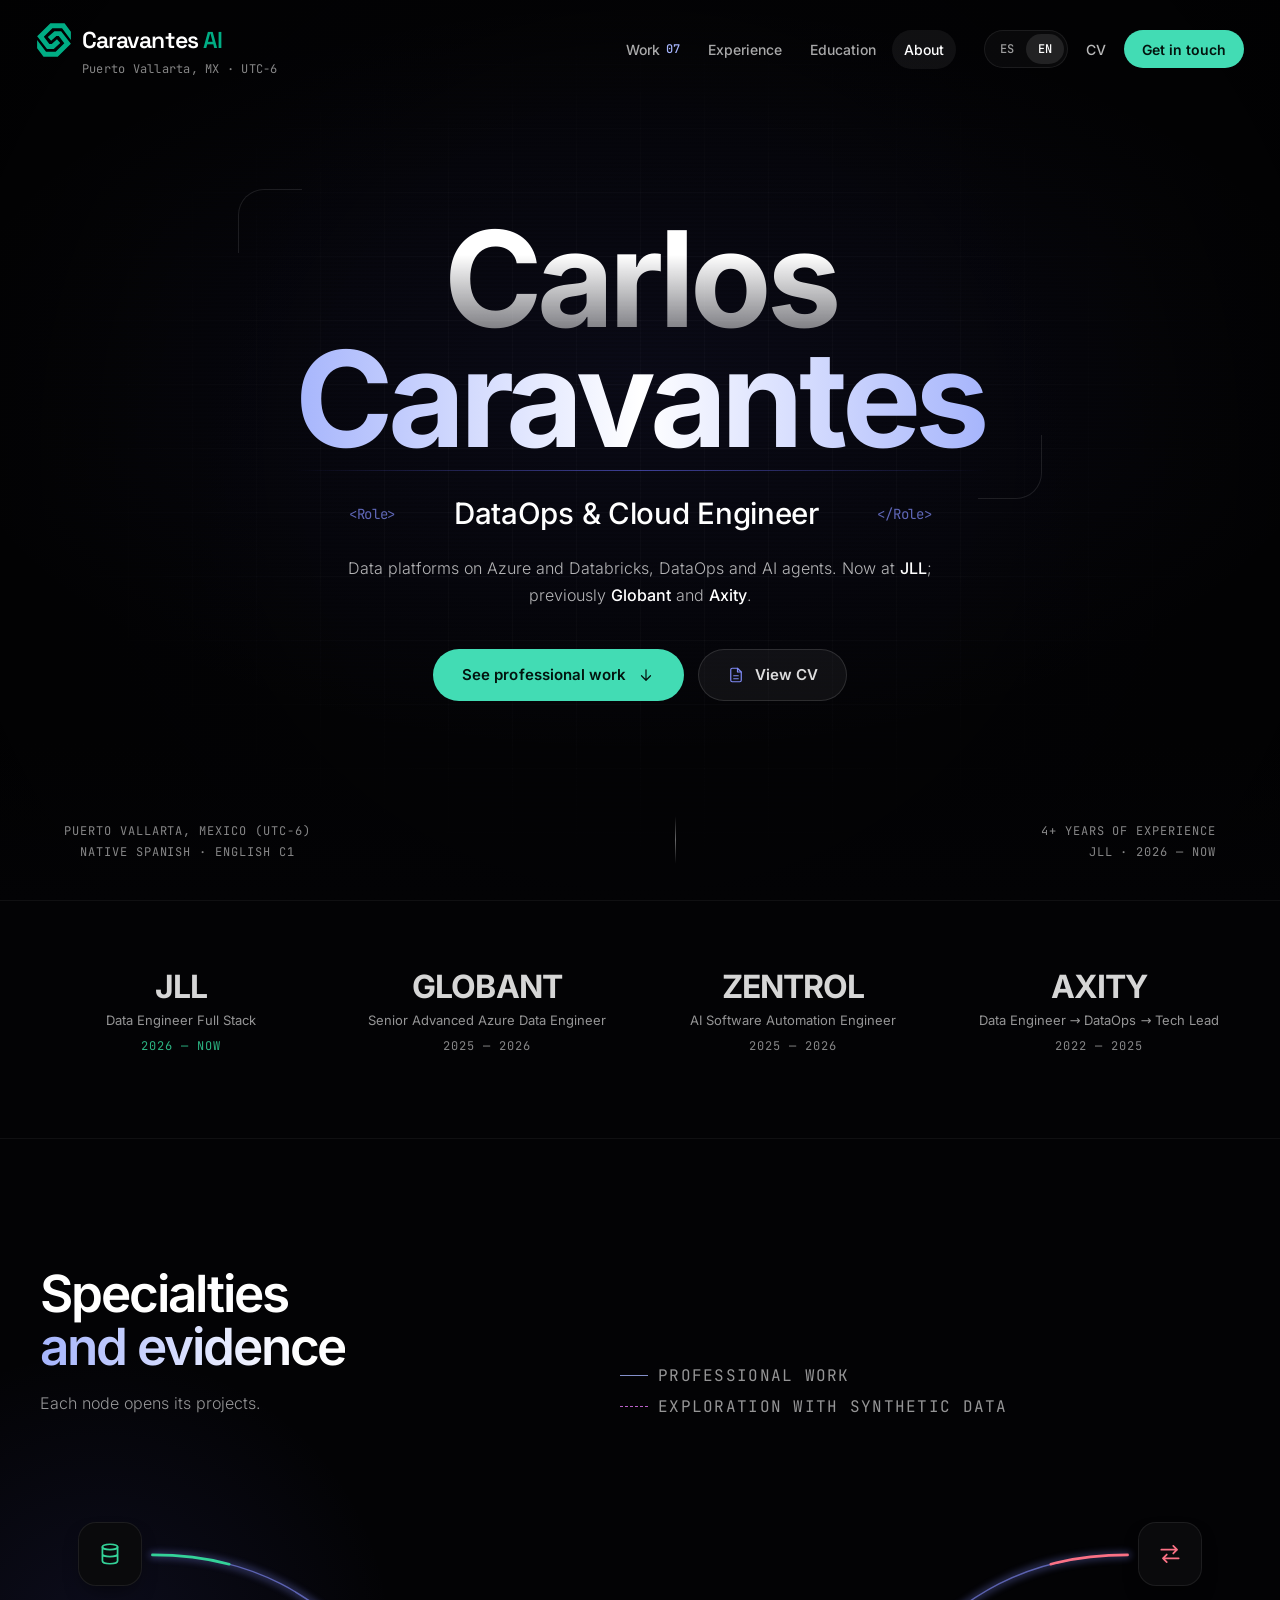
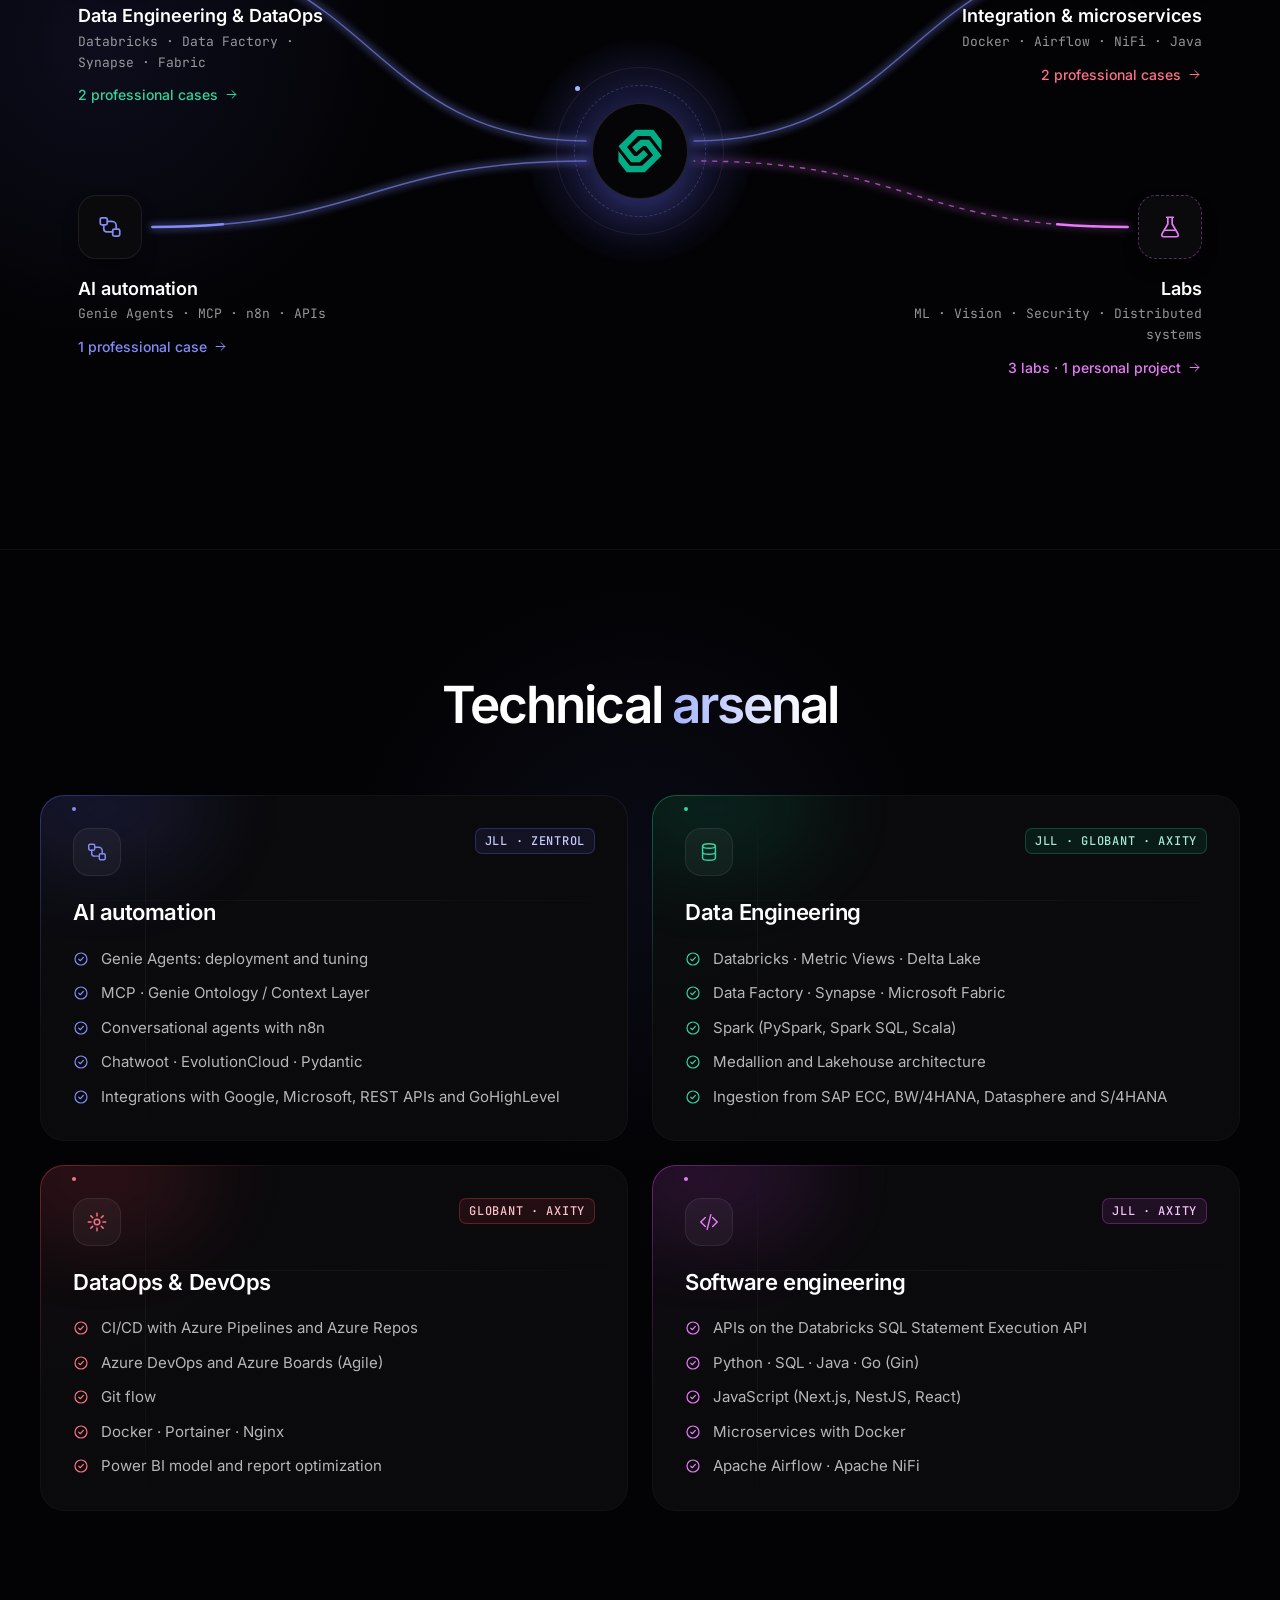
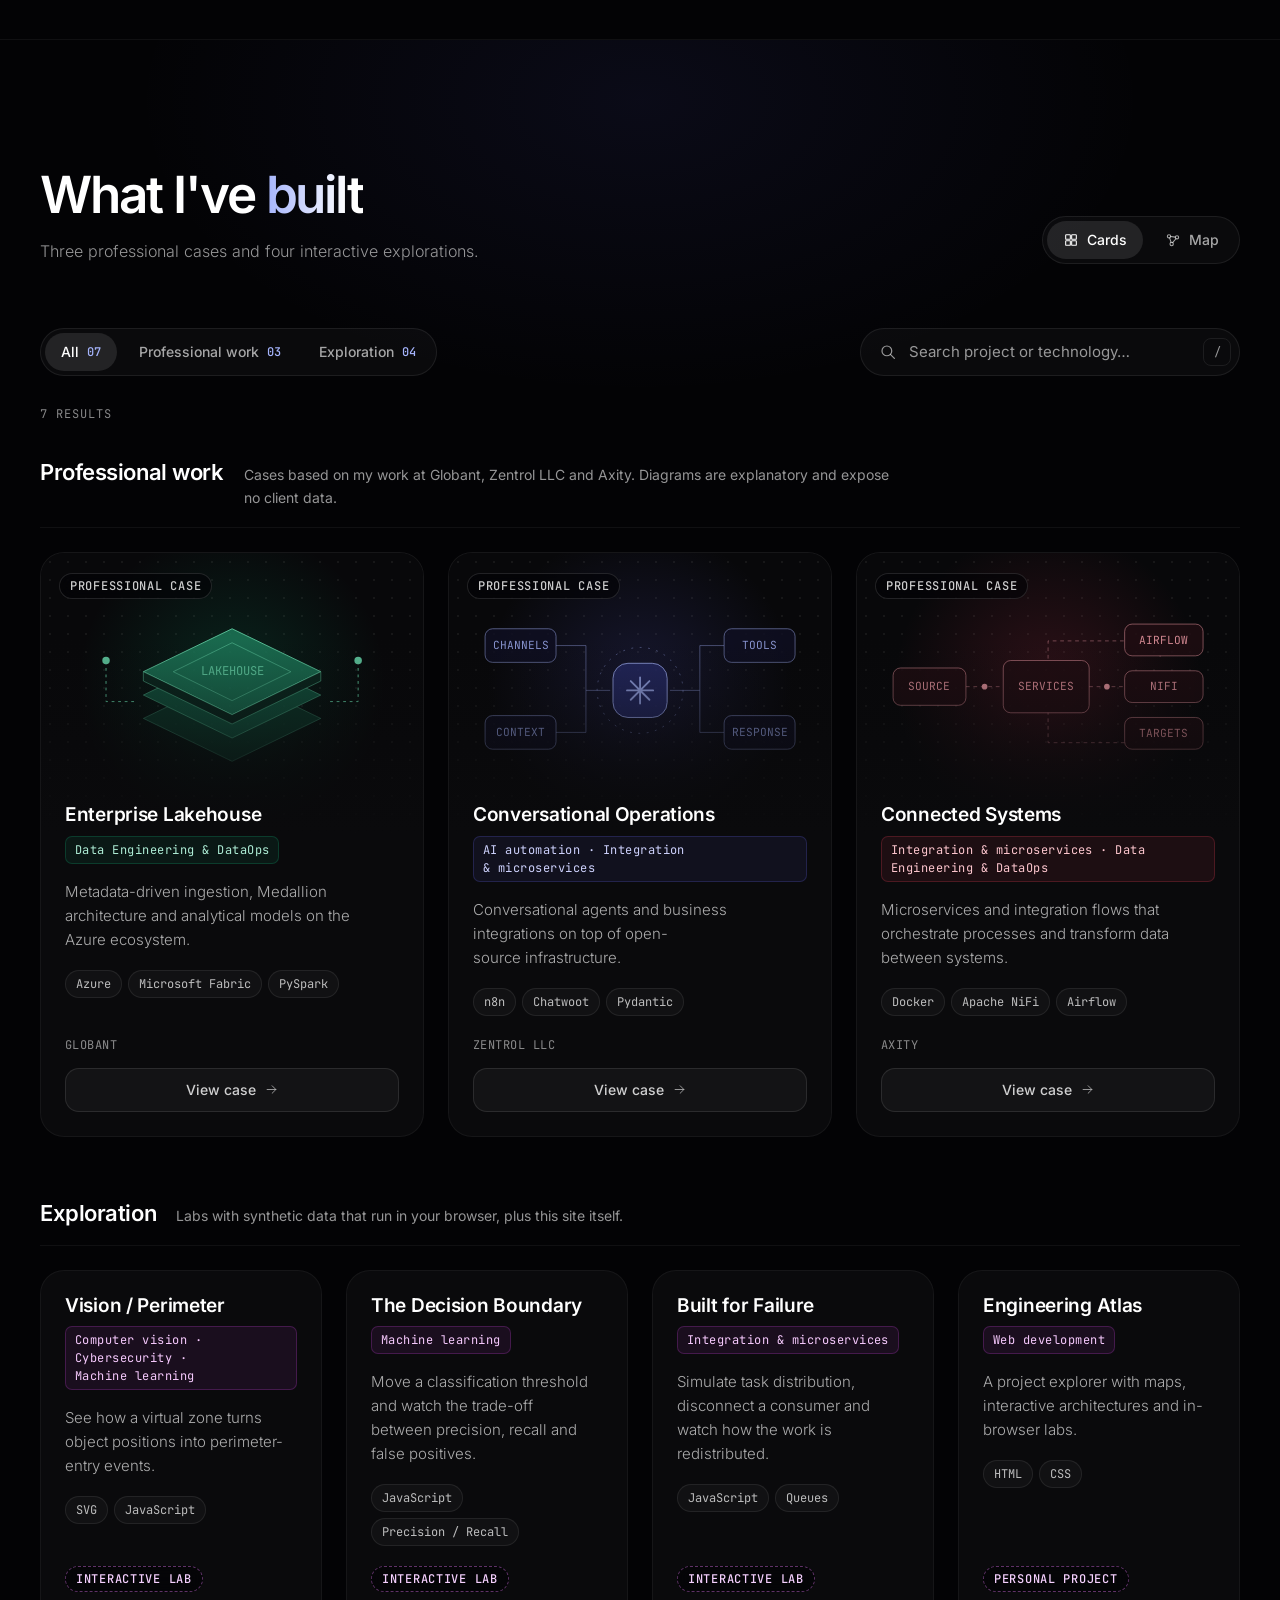
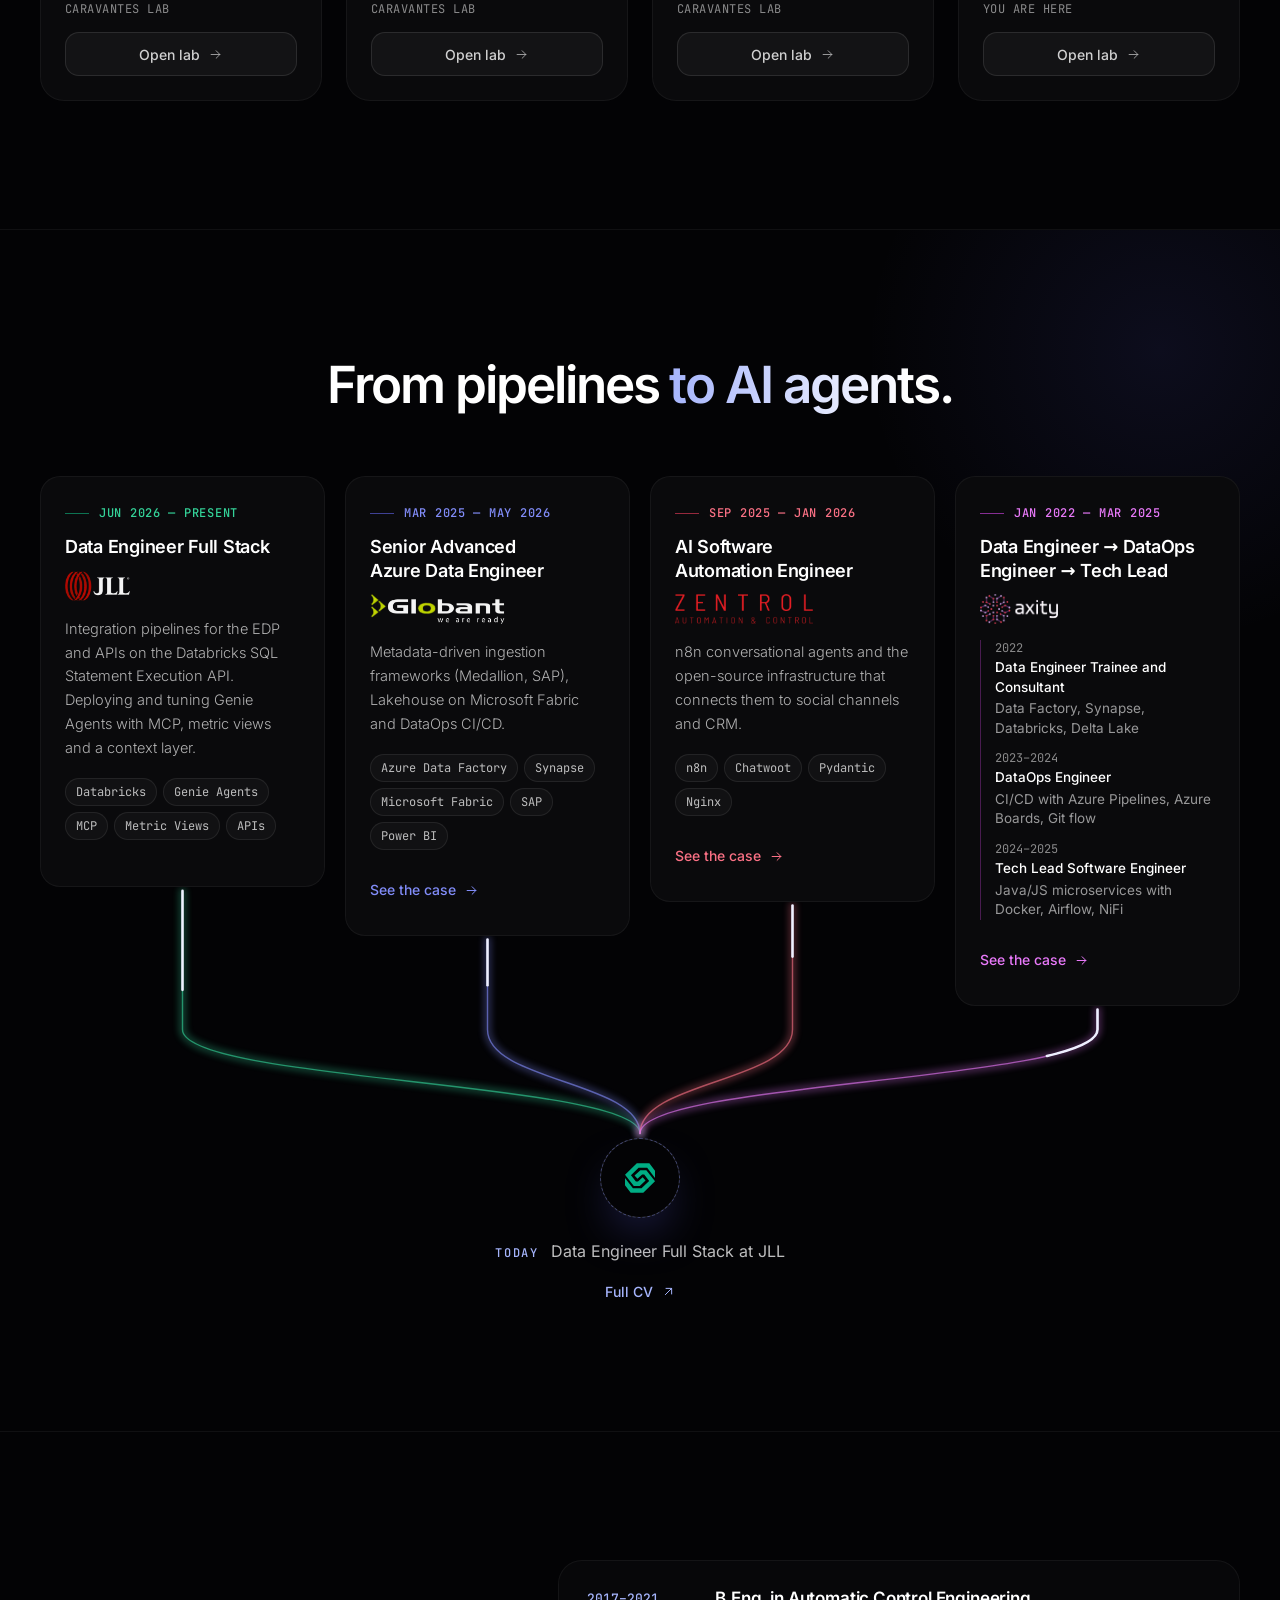
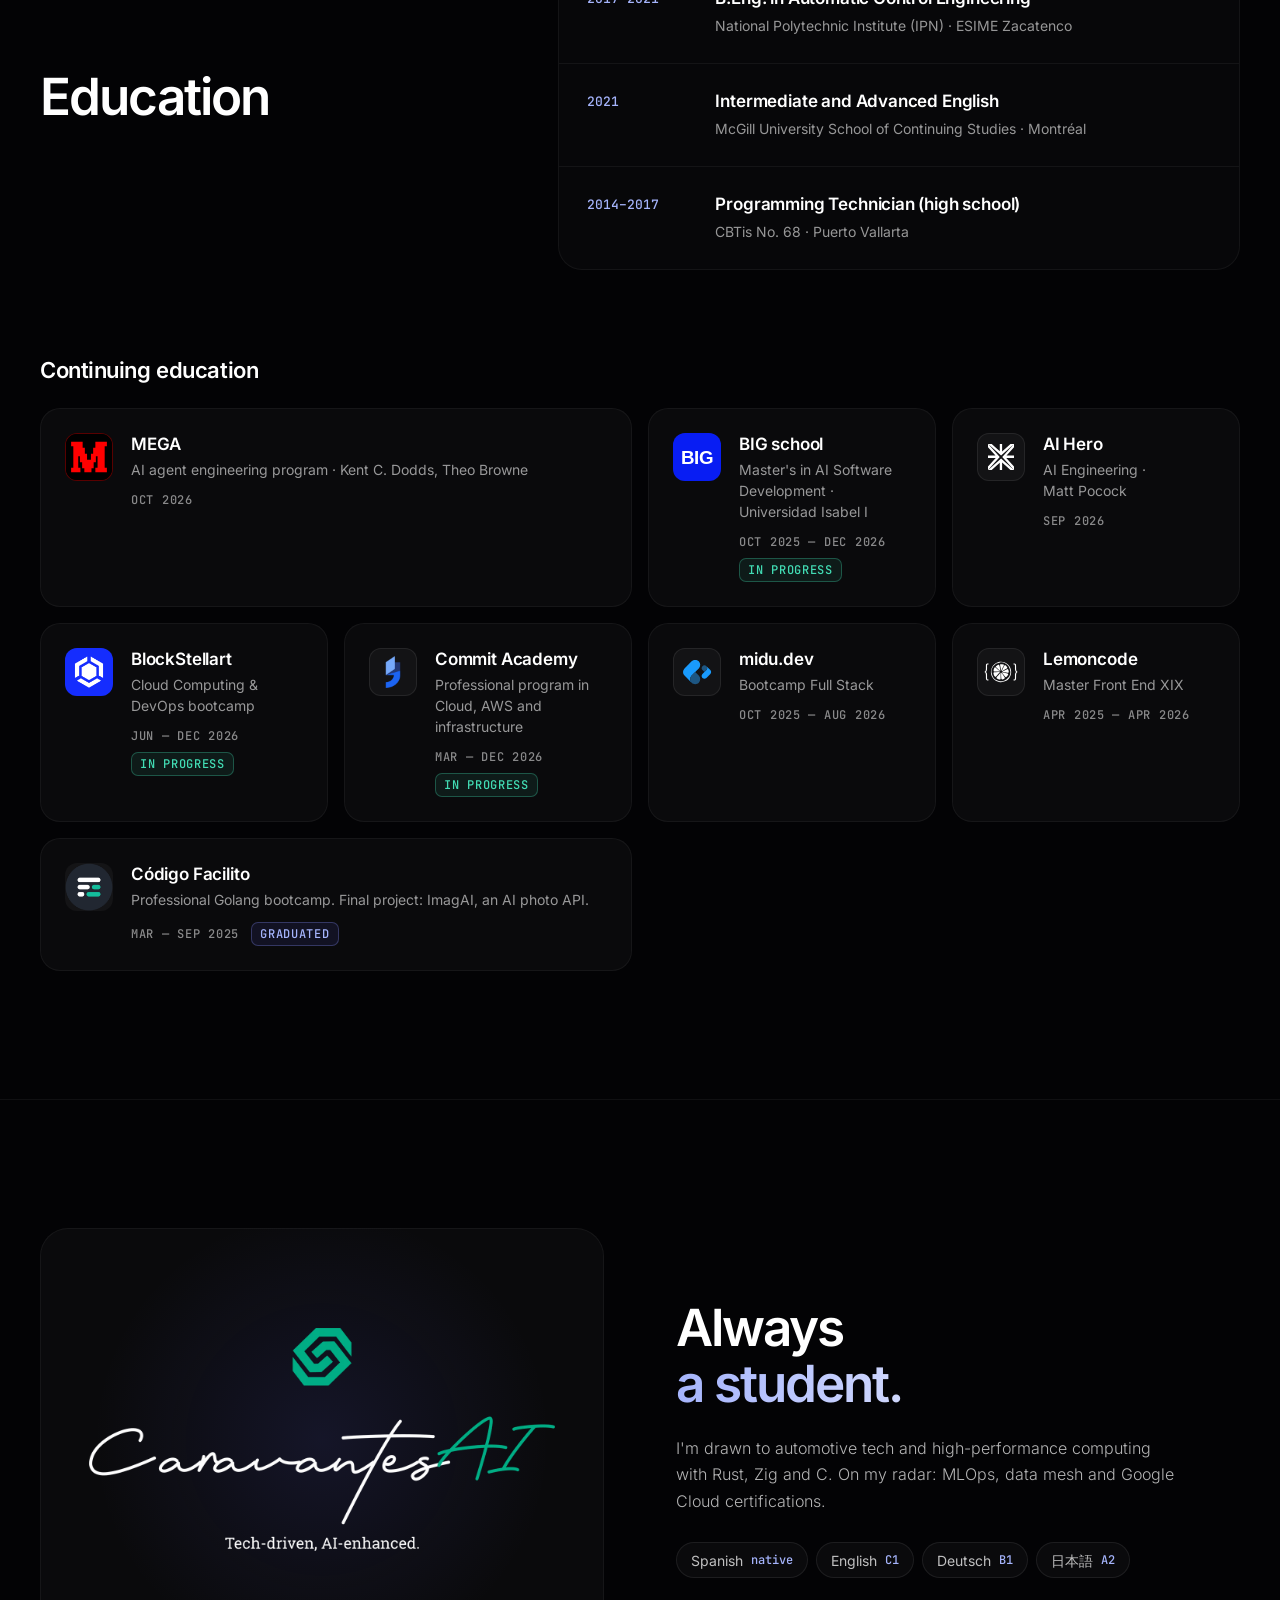
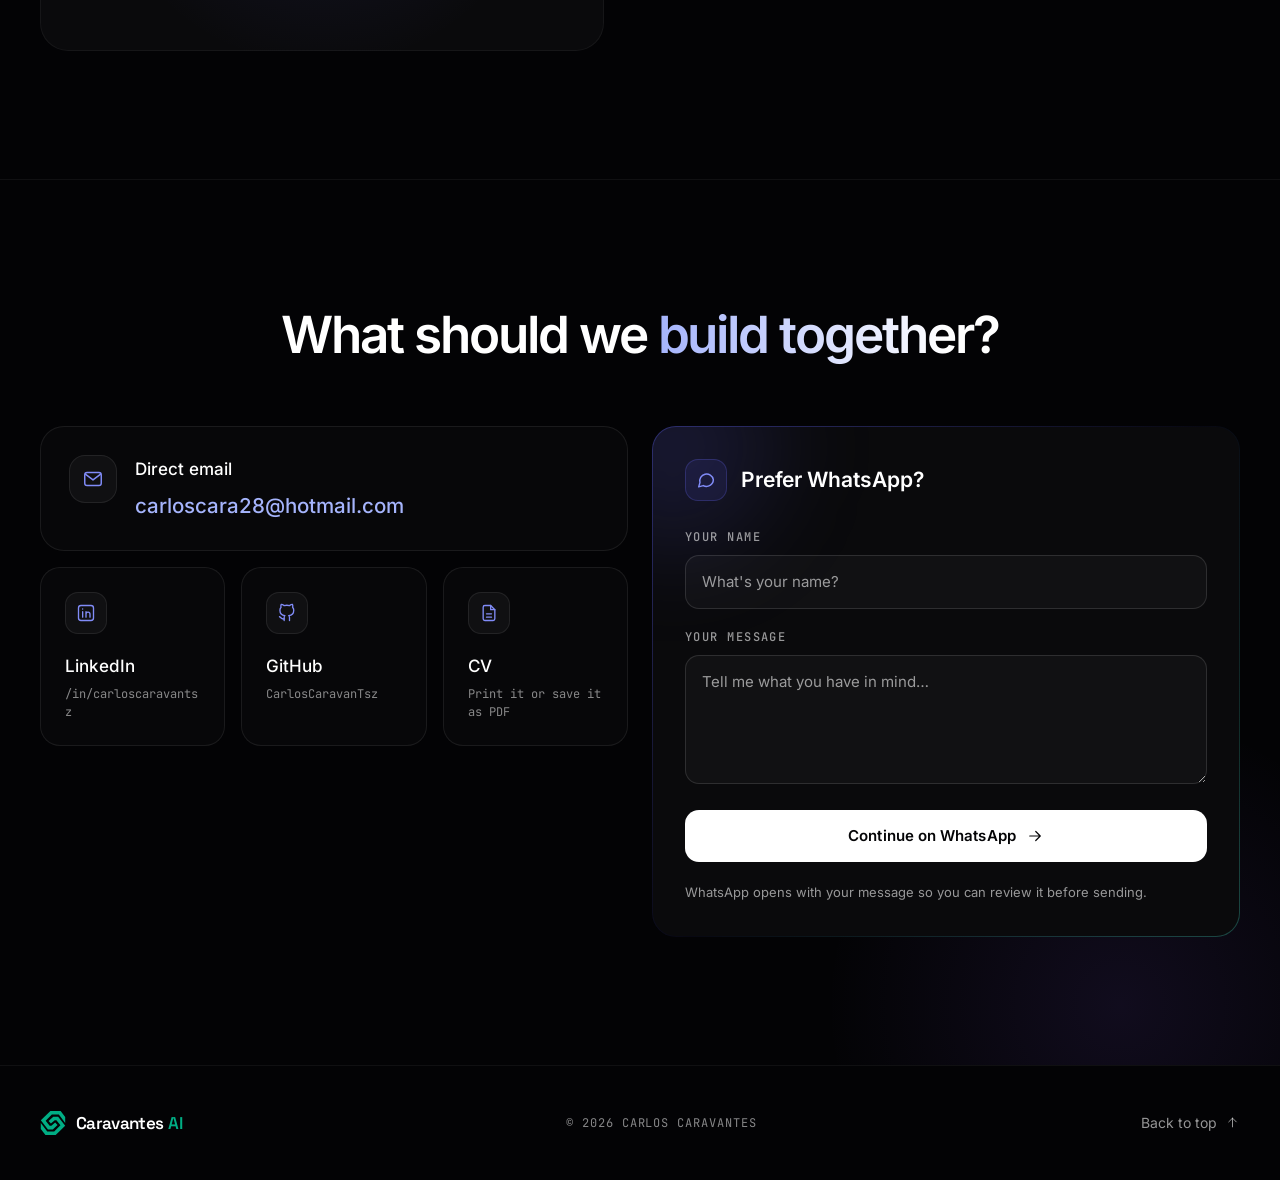
<file: index.html>
<!doctype html>
<html lang="es" class="brand-theme no-js">
  <head>
    <meta charset="UTF-8" />
    <meta name="viewport" content="width=device-width, initial-scale=1, viewport-fit=cover" />
    <script>
      document.documentElement.classList.replace("no-js", "js");
    </script>
    <meta name="theme-color" content="#030305" />
    <meta
      name="description"
      content="Carlos Caravantes, Data Engineer Full Stack en JLL. DataOps y cloud en Azure y Databricks, software full stack y agentes de IA. Casos profesionales, CV y laboratorios."
    />
    <link rel="canonical" href="https://caravantes.xyz/" />
    <meta property="og:url" content="https://caravantes.xyz/" />
    <meta property="og:type" content="website" />
    <meta
      property="og:title"
      content="Carlos Caravantes — DataOps &amp; Cloud Engineer"
    />
    <meta
      property="og:description"
      content="Data Engineer Full Stack at JLL. DataOps and cloud on Azure and Databricks, full stack software and AI agents. Portfolio in English and Spanish."
    />
    <title>Carlos Caravantes — DataOps &amp; Cloud Engineer · Caravantes AI</title>
    <link
      rel="icon"
      href="assets/brand/caravantes-mark.svg"
      type="image/svg+xml"
    />
    <link rel="preload" href="assets/fonts/inter-v20-latin.woff2" as="font" type="font/woff2" crossorigin />
    <link rel="stylesheet" href="assets/styles.css" />
    <link rel="stylesheet" href="assets/brand-theme.css" />
    <link rel="stylesheet" href="assets/project-map.css" />

    <script src="assets/projects.js" defer></script>
    <script src="assets/i18n.js" defer></script>
    <script src="assets/project-map.js" defer></script>
    <script src="assets/app.js" defer></script>
    <script src="assets/universe.js" defer></script>
  </head>
  <body>
    <svg class="icon-sprite" aria-hidden="true" focusable="false">
      <symbol id="i-data" viewBox="0 0 24 24">
        <ellipse cx="12" cy="5.5" rx="7" ry="2.5" />
        <path
          d="M5 5.5v13c0 1.4 3.1 2.5 7 2.5s7-1.1 7-2.5v-13M5 12c0 1.4 3.1 2.5 7 2.5s7-1.1 7-2.5"
        />
      </symbol>
      <symbol id="i-ai" viewBox="0 0 24 24">
        <rect x="3" y="3.5" width="6.5" height="6.5" rx="1.5" />
        <rect x="14.5" y="14" width="6.5" height="6.5" rx="1.5" />
        <path d="M9.5 6.75h4.25a4 4 0 0 1 4 4V14" />
        <path d="M6.25 10v3.5a3 3 0 0 0 3 3h5.25" />
      </symbol>
      <symbol id="i-integration" viewBox="0 0 24 24">
        <path d="M4 8h14.5M15 4.5 18.5 8 15 11.5" />
        <path d="M20 16H5.5M9 12.5 5.5 16 9 19.5" />
      </symbol>
      <symbol id="i-explore" viewBox="0 0 24 24">
        <path d="M9 3h6M10 3v6.2L4.6 18.4A1.7 1.7 0 0 0 6.1 21h11.8a1.7 1.7 0 0 0 1.5-2.6L14 9.2V3" />
        <path d="M7.4 15h9.2" />
      </symbol>
      <symbol id="i-ops" viewBox="0 0 24 24">
        <circle cx="12" cy="12" r="3" />
        <path d="M12 2.5v3M12 18.5v3M2.5 12h3M18.5 12h3M5.3 5.3l2.1 2.1M16.6 16.6l2.1 2.1M5.3 18.7l2.1-2.1M16.6 7.4l2.1-2.1" />
      </symbol>
      <symbol id="i-code" viewBox="0 0 24 24">
        <path d="m16 17 5-5-5-5M8 7l-5 5 5 5M14 4l-4 16" />
      </symbol>
      <symbol id="i-check" viewBox="0 0 24 24">
        <circle cx="12" cy="12" r="9" />
        <path d="m8.5 12.2 2.4 2.4 4.7-5" />
      </symbol>
      <symbol id="i-cards" viewBox="0 0 24 24">
        <rect x="4" y="4" width="7" height="7" rx="1" />
        <rect x="13" y="4" width="7" height="7" rx="1" />
        <rect x="4" y="13" width="7" height="7" rx="1" />
        <rect x="13" y="13" width="7" height="7" rx="1" />
      </symbol>
      <symbol id="i-map" viewBox="0 0 24 24">
        <circle cx="6" cy="6.5" r="2.5" />
        <circle cx="18" cy="8" r="2.5" />
        <circle cx="10" cy="18" r="2.5" />
        <path d="M8.5 6.8l7 .9M16.4 10.1l-5 5.9M6.9 8.9l2.2 6.7" />
      </symbol>
      <symbol id="i-search" viewBox="0 0 24 24">
        <circle cx="10.5" cy="10.5" r="6.5" />
        <path d="m15.5 15.5 5 5" />
      </symbol>
      <symbol id="i-close" viewBox="0 0 24 24">
        <path d="M6 6l12 12M18 6 6 18" />
      </symbol>
      <symbol id="i-arrow-right" viewBox="0 0 24 24">
        <path d="M5 12h14M13 6l6 6-6 6" />
      </symbol>
      <symbol id="i-arrow-down" viewBox="0 0 24 24">
        <path d="M12 5v14M6 13l6 6 6-6" />
      </symbol>
      <symbol id="i-arrow-up" viewBox="0 0 24 24">
        <path d="M12 19V5M6 11l6-6 6 6" />
      </symbol>
      <symbol id="i-external" viewBox="0 0 24 24">
        <path d="M7 17 17 7M8 7h9v9" />
      </symbol>
      <symbol id="i-file" viewBox="0 0 24 24">
        <path d="M14 3H7a2 2 0 0 0-2 2v14a2 2 0 0 0 2 2h10a2 2 0 0 0 2-2V8Z" />
        <path d="M14 3v5h5M9 13h6M9 17h6" />
      </symbol>
      <symbol id="i-mail" viewBox="0 0 24 24">
        <rect x="3" y="5" width="18" height="14" rx="2.5" />
        <path d="m4 7 8 6 8-6" />
      </symbol>
      <symbol id="i-chat" viewBox="0 0 24 24">
        <path d="M20 11.5a7.5 7.5 0 0 1-11 6.6L4 19.5l1.4-4.6A7.5 7.5 0 1 1 20 11.5Z" />
      </symbol>
      <symbol id="i-linkedin" viewBox="0 0 24 24">
        <rect x="3" y="3" width="18" height="18" rx="3" />
        <path d="M8 10.5V17M8 7.2v.1M12 17v-3.6a2.4 2.4 0 0 1 4.8 0V17M12 10.5V17" />
      </symbol>
      <symbol id="i-github" viewBox="0 0 24 24">
        <path d="M9 19c-4 1.3-4-2-6-2.5M15 21v-3.5a3 3 0 0 0-.9-2.4c3-.3 6-1.4 6-6.4a5 5 0 0 0-1.4-3.5 4.6 4.6 0 0 0-.1-3.5s-1.1-.3-3.6 1.4a12.5 12.5 0 0 0-6.4 0C6.1 1.4 5 1.7 5 1.7a4.6 4.6 0 0 0-.1 3.5 5 5 0 0 0-1.4 3.5c0 5 3 6.1 6 6.4a3 3 0 0 0-.9 2.4V21" />
      </symbol>
      <symbol id="i-pen" viewBox="0 0 24 24">
        <path d="M4 20h4L19 9a2.8 2.8 0 0 0-4-4L4 16Z" />
        <path d="m13.5 6.5 4 4" />
      </symbol>
    </svg>
    <a class="skip-link" href="#main" data-i18n="skip">Saltar al contenido</a>
    <header class="site-header">
      <div class="brand-block">
        <a
          href="#inicio"
          class="brand"
          aria-label="Caravantes AI · Carlos Caravantes, inicio"
          data-i18n-attr="aria-label:brand.home"
          ><img
            class="brand-logo"
            src="assets/brand/caravantes-mark.svg"
            alt=""
            width="38"
            height="38"
          /><span class="brand-wordmark"
            >Caravantes<span class="brand-ai">AI</span></span
          ></a
        >
        <p class="brand-status">Puerto Vallarta, MX · UTC−6</p>
      </div>
      <nav
        id="navigation"
        aria-label="Navegación principal"
        data-i18n-attr="aria-label:nav.label"
      >
        <a href="#proyectos"
          ><span data-i18n="nav.projects">Proyectos</span>
          <span class="nav-count">07</span></a
        ><a href="#experiencia" data-i18n="nav.experience">Experiencia</a
        ><a href="#formacion" data-i18n="nav.education">Formación</a
        ><a href="#sobre-mi" data-i18n="nav.about">Sobre mí</a
        ><a href="cv.html" class="nav-mobile-only" data-i18n="nav.cv"
          >CV (inglés)</a
        ><a href="#contacto" class="nav-mobile-only" data-i18n="nav.contact"
          >Contacto</a
        >
      </nav>
      <div class="header-actions">
        <div
          class="lang-switch"
          role="group"
          aria-label="Idioma / Language"
        >
          <button type="button" data-lang="es" lang="es" aria-pressed="true">
            ES</button
          ><button type="button" data-lang="en" lang="en" aria-pressed="false">
            EN
          </button>
        </div>
        <a href="cv.html" class="nav-cv" data-i18n="header.cv">CV</a
        ><a href="#contacto" class="nav-contact" data-i18n="header.contact"
          >Hablemos</a
        >
      </div>
      <button
        class="menu-toggle"
        aria-expanded="false"
        aria-controls="navigation"
        aria-label="Abrir menú"
      >
        <span></span><span></span>
      </button>
    </header>
    <main id="main">
      <section class="hero" id="inicio" aria-labelledby="hero-title">
        <div class="hero-sky" aria-hidden="true">
          <canvas class="universe"></canvas>
          <div class="hero-grid"></div>
          <div class="hero-vignette"></div>
        </div>
        <div class="hero-inner">
          <h1 id="hero-title" class="reveal" style="--delay: 0ms">
            <span class="hero-name"
              ><span class="name-first">Carlos</span>
              <span class="name-last">Caravantes</span></span
            >
            <span class="hero-role"
              ><span class="role-tag" aria-hidden="true">&lt;Role&gt;</span>
              <span class="visually-hidden">DataOps &amp; Cloud Engineer · Full Stack Software &amp; AI Engineer · Automotive/HPC Enthusiast</span>
              <span class="role-rotator" aria-hidden="true" data-rotator
                ><span class="role-text is-active">DataOps &amp; Cloud Engineer</span
                ><span class="role-text">Full Stack Software &amp; AI Engineer</span
                ><span class="role-text">Automotive/HPC Enthusiast</span></span
              >
              <span class="role-tag" aria-hidden="true">&lt;/Role&gt;</span></span
            >
          </h1>
          <p class="hero-lede reveal" style="--delay: 120ms" data-i18n-html="hero.lede">
            Plataformas de datos en Azure y Databricks, DataOps y agentes de IA.
            Hoy en <strong>JLL</strong>; antes en <strong>Globant</strong> y
            <strong>Axity</strong>.
          </p>
          <div class="hero-actions reveal" style="--delay: 220ms">
            <a class="button button-primary" href="#proyectos"
              ><span data-i18n="hero.cta">Ver casos profesionales</span>
              <svg class="icon" aria-hidden="true"><use href="#i-arrow-down"></use></svg></a
            ><a class="button button-glass" href="cv.html"
              ><svg class="icon icon-accent" aria-hidden="true"><use href="#i-file"></use></svg>
              <span data-i18n="hero.cv">Ver CV (inglés)</span></a
            ><a class="hero-contact text-link" href="#contacto"
              ><svg class="icon" aria-hidden="true"><use href="#i-mail"></use></svg>
              <span data-i18n="hero.contact">Escríbeme</span></a
            >
          </div>
          <ul class="hero-facts reveal" style="--delay: 320ms">
            <li class="fact-place">
              <span data-i18n="hero.place">Puerto Vallarta, México (UTC−6)</span>
              <span data-i18n="hero.languages">Español nativo · English C1</span>
            </li>
            <li class="fact-scroll" aria-hidden="true"></li>
            <li class="fact-career">
              <span data-i18n="hero.years">Más de 6 años de experiencia</span>
              <span data-i18n="hero.now">JLL · 2026 — hoy</span>
            </li>
          </ul>
        </div>
      </section>
      <nav
        class="career-strip"
        aria-label="Trayectoria resumida"
        data-i18n-attr="aria-label:strip.label"
      >
        <ol class="page-width">
          <li class="tone-emerald">
            <a href="#exp-jll"
              ><span class="strip-company">JLL</span
              ><span class="strip-role">Data Engineer Full Stack</span
              ><span class="strip-years" data-i18n="strip.jllYears"
                >2026 — hoy</span
              ></a
            >
          </li>
          <li class="tone-indigo">
            <a href="#exp-globant"
              ><span class="strip-company">Globant</span
              ><span class="strip-role">Senior Advanced Azure Data Engineer</span
              ><span class="strip-years">2025 — 2026</span></a
            >
          </li>
          <li class="tone-rose">
            <a href="#exp-zentrol"
              ><span class="strip-company">Zentrol</span
              ><span class="strip-role">AI Software Automation Engineer</span
              ><span class="strip-years">2025 — 2026</span></a
            >
          </li>
          <li class="tone-fuchsia">
            <a href="#exp-axity"
              ><span class="strip-company">Axity</span
              ><span class="strip-role"
                >Data Engineer → DataOps → Tech Lead</span
              ><span class="strip-years">2022 — 2025</span></a
            >
          </li>
        </ol>
      </nav>
      <section
        class="section hub-section"
        id="especialidades"
        aria-labelledby="atlas-title"
      >
        <div class="page-width">
          <div class="section-heading split reveal">
            <div>
              <h2 id="atlas-title">
                <span data-i18n="atlas.title1">Especialidades</span>
                <span class="grad" data-i18n="atlas.title2">y evidencia</span>
              </h2>
              <p data-i18n="atlas.intro">Cada nodo abre sus proyectos.</p>
            </div>
            <p class="atlas-legend">
              <span class="legend-pro" data-i18n="atlas.legendPro"
                >Experiencia profesional</span
              ><span class="legend-explore" data-i18n="atlas.legendExplore"
                >Exploración con datos sintéticos</span
              >
            </p>
          </div>
          <div class="hub reveal" data-hub>
            <svg class="hub-beams" aria-hidden="true"></svg>
            <div class="hub-core" aria-hidden="true">
              <span class="core-ring ring-a"></span>
              <span class="core-ring ring-b"></span>
              <span class="core-disc"
                ><img
                  src="assets/brand/caravantes-mark.svg"
                  alt=""
                  width="48"
                  height="48"
              /></span>
            </div>
            <ul class="atlas-nodes">
              <li>
                <a
                  class="atlas-node node-data tone-emerald"
                  href="#proyectos"
                  data-area="data"
                  ><span class="node-tile" data-beam="left"
                    ><svg class="icon node-icon" aria-hidden="true">
                      <use href="#i-data"></use></svg></span
                  ><span class="node-name">Data Engineering &amp; DataOps</span
                  ><span class="node-stack"
                    >Databricks&nbsp;· Data Factory&nbsp;· Synapse&nbsp;· Fabric</span
                  ><span class="node-evidence"
                    ><span data-evidence="data">2 casos profesionales</span>
                    <svg class="icon" aria-hidden="true"><use href="#i-arrow-right"></use></svg></span
                  ></a
                >
              </li>
              <li>
                <a
                  class="atlas-node node-ai tone-indigo"
                  href="#proyectos"
                  data-area="ai"
                  ><span class="node-tile" data-beam="left"
                    ><svg class="icon node-icon" aria-hidden="true">
                      <use href="#i-ai"></use></svg></span
                  ><span class="node-name" data-i18n="area.ai"
                    >Automatización con IA</span
                  ><span class="node-stack">Genie Agents&nbsp;· MCP&nbsp;· n8n&nbsp;· APIs</span
                  ><span class="node-evidence"
                    ><span data-evidence="ai">1 caso profesional</span>
                    <svg class="icon" aria-hidden="true"><use href="#i-arrow-right"></use></svg></span
                  ></a
                >
              </li>
              <li>
                <a
                  class="atlas-node node-integration tone-rose"
                  href="#proyectos"
                  data-area="integration"
                  ><span class="node-tile" data-beam="right"
                    ><svg class="icon node-icon" aria-hidden="true">
                      <use href="#i-integration"></use></svg></span
                  ><span class="node-name" data-i18n="area.integration"
                    >Integración y microservicios</span
                  ><span class="node-stack">Docker&nbsp;· Airflow&nbsp;· NiFi&nbsp;· Java</span
                  ><span class="node-evidence"
                    ><span data-evidence="integration">2 casos profesionales</span>
                    <svg class="icon" aria-hidden="true"><use href="#i-arrow-right"></use></svg></span
                  ></a
                >
              </li>
              <li>
                <a
                  class="atlas-node node-explore tone-fuchsia"
                  href="#proyectos"
                  data-type-filter="explore"
                  ><span class="node-tile" data-beam="right" data-beam-style="dashed"
                    ><svg class="icon node-icon" aria-hidden="true">
                      <use href="#i-explore"></use></svg></span
                  ><span class="node-name" data-i18n="atlas.exploreName"
                    >Laboratorios</span
                  ><span class="node-stack" data-i18n="atlas.exploreTopics"
                    >ML&nbsp;· Visión&nbsp;· Seguridad&nbsp;· Sistemas distribuidos</span
                  ><span class="node-evidence"
                    ><span data-evidence="explore">3 labs · 1 proyecto propio</span>
                    <svg class="icon" aria-hidden="true"><use href="#i-arrow-right"></use></svg></span
                  ></a
                >
              </li>
            </ul>
          </div>
        </div>
      </section>
      <section
        class="section arsenal-section"
        id="arsenal"
        aria-labelledby="arsenal-title"
      >
        <div class="page-width">
          <div class="section-heading centered reveal">
            <h2 id="arsenal-title">
              <span data-i18n="arsenal.title1">Arsenal</span>
              <span class="grad" data-i18n="arsenal.title2">técnico</span>
            </h2>
          </div>
          <div class="arsenal-grid">
            <article class="arsenal-card tone-indigo reveal">
              <span class="card-dot" aria-hidden="true"></span>
              <div class="arsenal-head">
                <span class="tile"
                  ><svg class="icon" aria-hidden="true"><use href="#i-ai"></use></svg
                ></span>
                <span class="badge">JLL&nbsp;· Zentrol</span>
              </div>
              <h3 data-i18n="area.ai">Automatización con IA</h3>
              <ul class="check-list">
                <li data-i18n="arsenal.ai1">Genie Agents: despliegue y tuning</li>
                <li>MCP&nbsp;· Genie Ontology / Context Layer</li>
                <li data-i18n="arsenal.ai2">Agentes conversacionales con n8n</li>
                <li>Chatwoot&nbsp;· EvolutionCloud&nbsp;· Pydantic</li>
                <li data-i18n="arsenal.ai5">
                  Integraciones con Google, Microsoft, APIs REST y GoHighLevel
                </li>
              </ul>
            </article>
            <article class="arsenal-card tone-emerald reveal" style="--delay: 80ms">
              <span class="card-dot" aria-hidden="true"></span>
              <div class="arsenal-head">
                <span class="tile"
                  ><svg class="icon" aria-hidden="true"><use href="#i-data"></use></svg
                ></span>
                <span class="badge">JLL&nbsp;· Globant&nbsp;· Axity</span>
              </div>
              <h3>Data Engineering</h3>
              <ul class="check-list">
                <li>Databricks&nbsp;· Metric Views&nbsp;· Delta Lake</li>
                <li>Data Factory&nbsp;· Synapse&nbsp;· Microsoft Fabric</li>
                <li>Spark (PySpark, Spark SQL, Scala)</li>
                <li data-i18n="arsenal.data4">Arquitectura Medallion y Lakehouse</li>
                <li data-i18n="arsenal.data5">
                  Ingesta desde SAP ECC, BW/4HANA, Datasphere y S/4HANA
                </li>
              </ul>
            </article>
            <article class="arsenal-card tone-rose reveal">
              <span class="card-dot" aria-hidden="true"></span>
              <div class="arsenal-head">
                <span class="tile"
                  ><svg class="icon" aria-hidden="true"><use href="#i-ops"></use></svg
                ></span>
                <span class="badge">Globant&nbsp;· Axity</span>
              </div>
              <h3 data-i18n="arsenal.ops">DataOps y DevOps</h3>
              <ul class="check-list">
                <li data-i18n="arsenal.ops1">CI/CD con Azure Pipelines y Azure Repos</li>
                <li data-i18n="arsenal.ops2">Azure DevOps y Azure Boards (Agile)</li>
                <li>Git flow</li>
                <li>Docker&nbsp;· Portainer&nbsp;· Nginx</li>
                <li data-i18n="arsenal.ops5">
                  Optimización de modelos y reportes en Power BI
                </li>
              </ul>
            </article>
            <article class="arsenal-card tone-fuchsia reveal" style="--delay: 80ms">
              <span class="card-dot" aria-hidden="true"></span>
              <div class="arsenal-head">
                <span class="tile"
                  ><svg class="icon" aria-hidden="true"><use href="#i-code"></use></svg
                ></span>
                <span class="badge">JLL&nbsp;· Axity</span>
              </div>
              <h3 data-i18n="arsenal.software">Ingeniería de software</h3>
              <ul class="check-list">
                <li data-i18n="arsenal.sw1">APIs sobre la SQL Statement Execution API de Databricks</li>
                <li>Python&nbsp;· SQL&nbsp;· Java&nbsp;· Go (Gin)</li>
                <li>JavaScript (Next.js, NestJS, React)</li>
                <li data-i18n="arsenal.sw3">Microservicios con Docker</li>
                <li>Apache Airflow&nbsp;· Apache NiFi</li>
              </ul>
            </article>
          </div>
        </div>
      </section>
      <section
        class="section projects-section"
        id="proyectos"
        aria-labelledby="projects-title"
      >
        <div class="page-width">
          <div class="section-heading split reveal">
            <div>
              <h2 id="projects-title">
                <span data-i18n="projects.title1">Lo que he</span>
                <span class="grad" data-i18n="projects.title2">construido</span>
              </h2>
              <p data-i18n="projects.intro">
                Tres casos profesionales y cuatro exploraciones interactivas.
              </p>
            </div>
            <div
              class="view-switch"
              role="group"
              aria-label="Vista de proyectos"
              data-i18n-attr="aria-label:view.label"
            >
              <button data-view="cards" class="active" aria-pressed="true">
                <svg class="icon" aria-hidden="true"><use href="#i-cards"></use></svg>
                <span data-i18n="view.cards">Tarjetas</span></button
              ><button data-view="map" aria-pressed="false">
                <svg class="icon" aria-hidden="true"><use href="#i-map"></use></svg>
                <span data-i18n="view.map">Mapa</span>
              </button>
            </div>
          </div>
          <div class="explorer-toolbar">
            <div
              class="filter-list"
              role="group"
              aria-label="Filtrar por tipo"
              data-i18n-attr="aria-label:filter.label"
            >
              <button class="filter active" data-type="all" aria-pressed="true">
                <span data-i18n="filter.all">Todo</span>
                <span class="count" data-count="all">07</span></button
              ><button class="filter" data-type="pro" aria-pressed="false">
                <span data-i18n="filter.pro">Experiencia profesional</span>
                <span class="count" data-count="pro">03</span></button
              ><button class="filter" data-type="explore" aria-pressed="false">
                <span data-i18n="filter.explore">Exploración</span>
                <span class="count" data-count="explore">04</span>
              </button>
            </div>
            <label class="search-field"
              ><svg class="icon" aria-hidden="true"><use href="#i-search"></use></svg
              ><input
                id="project-search"
                type="search"
                placeholder="Buscar proyecto o tecnología…"
                aria-label="Buscar proyecto o tecnología"
                data-i18n-attr="placeholder:search.placeholder;aria-label:search.label"
              /><kbd>/</kbd></label
            >
          </div>
          <div class="result-summary">
            <p id="result-count" aria-live="polite">7 resultados</p>
            <button class="area-chip" id="area-chip" type="button" hidden></button>
          </div>
          <div id="project-grid" class="project-grid"></div>
          <div
            id="project-map"
            class="project-map"
            hidden=""
            aria-label="Mapa de proyectos"
            data-i18n-attr="aria-label:map.label"
          ></div>
          <div id="empty-state" class="empty-state" hidden="">
            <h3 data-i18n="empty.title">No hay coincidencias.</h3>
            <p data-i18n="empty.body">
              Prueba otra tecnología o quita los filtros.
            </p>
            <button
              class="button button-glass"
              id="reset-filters"
              data-i18n="empty.reset"
            >
              Ver todos los proyectos
            </button>
          </div>
          <noscript
            ><p class="noscript-note">
              Activa JavaScript para explorar los casos y los laboratorios. La
              experiencia, la formación, el contacto y el CV funcionan sin
              JavaScript.
            </p></noscript
          >
        </div>
      </section>
      <section
        class="section experience-section"
        id="experiencia"
        aria-labelledby="experience-title"
      >
        <div class="page-width">
          <div class="section-heading centered reveal">
            <h2 id="experience-title">
              <span data-i18n="experience.title1">De los pipelines</span>
              <span class="grad" data-i18n="experience.title2"
                >a los agentes de IA.</span
              >
            </h2>
          </div>
          <div class="converge" data-converge>
            <svg class="converge-beams" aria-hidden="true"></svg>
            <ol class="timeline">
              <li class="career tone-emerald reveal" id="exp-jll">
                <p class="career-date">
                  <span data-i18n="exp.jllDate">Jun 2026 — actualidad</span>
                </p>
                <h3 class="career-role">Data Engineer Full Stack</h3>
                <p class="career-company"><img class="career-logo" src="assets/companies/jll.png" alt="JLL" width="432" height="200" loading="lazy" /></p>
                <p class="career-summary" data-i18n="exp.jll">
                  Pipelines de integración para la EDP y APIs sobre la SQL
                  Statement Execution API de Databricks. Despliegue y tuning de
                  Genie Agents con MCP, metric views y capa de contexto.
                </p>
                <ul class="tags">
                  <li>Databricks</li>
                  <li>Genie Agents</li>
                  <li>MCP</li>
                  <li>Metric Views</li>
                  <li>APIs</li>
                </ul>
              </li>
              <li class="career tone-indigo reveal" style="--delay: 80ms" id="exp-globant">
                <p class="career-date">
                  <span data-i18n="exp.globantDate">Mar 2025 — may 2026</span>
                </p>
                <h3 class="career-role">Senior Advanced Azure Data Engineer</h3>
                <p class="career-company"><img class="career-logo" src="assets/companies/globant.png" alt="Globant" width="512" height="114" loading="lazy" /></p>
                <p class="career-summary" data-i18n="exp.globant">
                  Frameworks de ingesta guiados por metadatos (Medallion, SAP),
                  Lakehouse en Microsoft Fabric y CI/CD DataOps.
                </p>
                <ul class="tags">
                  <li>Azure Data Factory</li>
                  <li>Synapse</li>
                  <li>Microsoft Fabric</li>
                  <li>SAP</li>
                  <li>Power BI</li>
                </ul>
                <button class="inline-link" data-project="enterprise-lakehouse">
                  <span data-i18n="exp.caseLink">Ver el caso</span><span class="visually-hidden">: Enterprise Lakehouse</span>
                  <svg class="icon" aria-hidden="true"><use href="#i-arrow-right"></use></svg>
                </button>
              </li>
              <li class="career tone-rose reveal" style="--delay: 160ms" id="exp-zentrol">
                <p class="career-date">
                  <span data-i18n="exp.zentrolDate">Sep 2025 — ene 2026</span>
                </p>
                <h3 class="career-role">AI Software Automation Engineer</h3>
                <p class="career-company"><img class="career-logo" src="assets/companies/zentrol.png" alt="Zentrol LLC" width="385" height="84" loading="lazy" /></p>
                <p class="career-summary" data-i18n="exp.zentrol">
                  Agentes conversacionales con n8n y la infraestructura abierta
                  que los conecta con redes sociales y CRM.
                </p>
                <ul class="tags">
                  <li>n8n</li>
                  <li>Chatwoot</li>
                  <li>Pydantic</li>
                  <li>Nginx</li>
                </ul>
                <button
                  class="inline-link"
                  data-project="conversational-operations"
                >
                  <span data-i18n="exp.caseLink">Ver el caso</span><span class="visually-hidden">: Conversational Operations</span>
                  <svg class="icon" aria-hidden="true"><use href="#i-arrow-right"></use></svg>
                </button>
              </li>
              <li class="career tone-fuchsia reveal" style="--delay: 240ms" id="exp-axity">
                <p class="career-date">
                  <span data-i18n="exp.axityDate">Ene 2022 — mar 2025</span>
                </p>
                <h3 class="career-role">
                  Data Engineer → DataOps Engineer → Tech Lead
                </h3>
                <p class="career-company"><img class="career-logo" src="assets/companies/axity.png" alt="Axity" width="344" height="133" loading="lazy" /></p>
                <ol class="role-history">
                  <li>
                    <span>2022</span>
                    <b data-i18n="exp.axityRole1"
                      >Data Engineer Trainee y Consultant</b
                    >
                    <em data-i18n="exp.axityRole1Detail"
                      >Data Factory, Synapse, Databricks, Delta Lake</em
                    >
                  </li>
                  <li>
                    <span>2023–2024</span> <b>DataOps Engineer</b>
                    <em data-i18n="exp.axityRole2Detail"
                      >CI/CD con Azure Pipelines, Azure Boards, Git flow</em
                    >
                  </li>
                  <li>
                    <span>2024–2025</span> <b>Tech Lead Software Engineer</b>
                    <em data-i18n="exp.axityRole3Detail"
                      >Microservicios Java/JS con Docker, Airflow, NiFi</em
                    >
                  </li>
                </ol>
                <button class="inline-link" data-project="integration-platform">
                  <span data-i18n="exp.caseLink">Ver el caso</span><span class="visually-hidden">: Connected Systems</span>
                  <svg class="icon" aria-hidden="true"><use href="#i-arrow-right"></use></svg>
                </button>
              </li>
            </ol>
            <div class="converge-hub reveal">
              <span class="hub-orb" aria-hidden="true"
                ><span class="orb-ring"></span
                ><img
                  src="assets/brand/caravantes-mark.svg"
                  alt=""
                  width="32"
                  height="32"
              /></span>
              <p class="hub-role">
                <span class="hub-label" data-i18n="exp.hubLabel">Hoy</span>
                <span data-i18n="exp.hubRole"
                  >Data Engineer Full Stack en JLL</span
                >
              </p>
              <a class="text-link" href="cv.html"
                ><span data-i18n="experience.cv">CV completo (inglés)</span>
                <svg class="icon" aria-hidden="true"><use href="#i-external"></use></svg
              ></a>
            </div>
          </div>
        </div>
      </section>
      <section
        class="section education-section"
        id="formacion"
        aria-labelledby="education-title"
      >
        <div class="page-width education-layout">
          <div class="section-heading reveal">
            <h2 id="education-title" data-i18n="education.title">Formación</h2>
          </div>
          <ol class="education-list reveal">
            <li>
              <span class="education-year">2017–2021</span>
              <h3 data-i18n="education.engineering">
                Ingeniería en Control y Automatización
              </h3>
              <p data-i18n="education.engineeringSchool">
                Instituto Politécnico Nacional · ESIME Zacatenco
              </p>
            </li>
            <li>
              <span class="education-year">2021</span>
              <h3 data-i18n="education.english">
                Inglés intermedio y avanzado
              </h3>
              <p>McGill University School of Continuing Studies · Montréal</p>
            </li>
            <li>
              <span class="education-year">2014–2017</span>
              <h3 data-i18n="education.technician">Técnico en Programación</h3>
              <p>CBTis No. 68 · Puerto Vallarta</p>
            </li>
          </ol>
        </div>
        <div class="page-width learning">
          <h3 class="learning-title reveal" id="learning-title" data-i18n="learning.title">
            Formación continua
          </h3>
          <ul class="learning-grid" aria-labelledby="learning-title">
            <li class="learning-card is-wide reveal">
              <span class="learning-logo is-fill is-mega"
                ><img src="assets/learning/mega.svg" alt="" width="48" height="48" loading="lazy"
              /></span>
              <div>
                <h4>MEGA</h4>
                <p data-i18n="learning.mega">Programa de ingeniería con agentes de IA · Kent C. Dodds, Theo Browne</p>
                <p class="learning-meta">
                  <span data-i18n="learning.megaDate">Oct 2026</span>
                </p>
              </div>
            </li>
            <li class="learning-card reveal" style="--delay: 60ms">
              <span class="learning-logo is-fill"
                ><img src="assets/learning/big-school.svg" alt="" width="48" height="48" loading="lazy"
              /></span>
              <div>
                <h4>BIG school</h4>
                <p data-i18n="education.master">Máster en Desarrollo de Software con IA · Universidad Isabel I</p>
                <p class="learning-meta">
                  <span data-i18n="learning.bigDate">Oct 2025 — dic 2026</span>
                  <span class="learning-status" data-i18n="learning.now">En curso</span>
                </p>
              </div>
            </li>
            <li class="learning-card reveal" style="--delay: 120ms">
              <span class="learning-logo"
                ><img src="assets/learning/ai-hero.svg" alt="" width="26" height="26" loading="lazy"
              /></span>
              <div>
                <h4>AI Hero</h4>
                <p>AI Engineering · Matt Pocock</p>
                <p class="learning-meta"><span>Sep 2026</span></p>
              </div>
            </li>
            <li class="learning-card reveal">
              <span class="learning-logo is-fill"
                ><img src="assets/learning/blockstellart.png" alt="" width="48" height="48" loading="lazy"
              /></span>
              <div>
                <h4>BlockStellart</h4>
                <p data-i18n="learning.blockstellart">Bootcamp de Cloud Computing y DevOps</p>
                <p class="learning-meta">
                  <span data-i18n="learning.blockstellartDate">Jun — dic 2026</span>
                  <span class="learning-status" data-i18n="learning.now">En curso</span>
                </p>
              </div>
            </li>
            <li class="learning-card reveal" style="--delay: 60ms">
              <span class="learning-logo"
                ><img src="assets/learning/commit-academy.png" alt="" width="32" height="32" loading="lazy"
              /></span>
              <div>
                <h4>Commit Academy</h4>
                <p data-i18n="learning.commit">Programa profesional de Cloud, AWS e infraestructura</p>
                <p class="learning-meta">
                  <span data-i18n="learning.commitDate">Mar — dic 2026</span>
                  <span class="learning-status" data-i18n="learning.now">En curso</span>
                </p>
              </div>
            </li>
            <li class="learning-card reveal" style="--delay: 120ms">
              <span class="learning-logo"
                ><img src="assets/learning/midudev.svg" alt="" width="30" height="26" loading="lazy"
              /></span>
              <div>
                <h4>midu.dev</h4>
                <p>Bootcamp Full Stack</p>
                <p class="learning-meta">
                  <span data-i18n="learning.miduDate">Oct 2025 — ago 2026</span>
                </p>
              </div>
            </li>
            <li class="learning-card reveal" style="--delay: 180ms">
              <span class="learning-logo"
                ><img src="assets/learning/lemoncode.svg" alt="" width="34" height="34" loading="lazy"
              /></span>
              <div>
                <h4>Lemoncode</h4>
                <p>Master Front End XIX</p>
                <p class="learning-meta">
                  <span data-i18n="learning.lemonDate">Abr 2025 — abr 2026</span>
                </p>
              </div>
            </li>
            <li class="learning-card is-wide reveal">
              <span class="learning-logo is-fill"
                ><img src="assets/learning/codigo-facilito.png" alt="" width="48" height="48" loading="lazy"
              /></span>
              <div>
                <h4>Código Facilito</h4>
                <p data-i18n="learning.facilito">
                  Bootcamp de Golang profesional. Proyecto final: ImagAI, API de
                  fotos con IA.
                </p>
                <p class="learning-meta">
                  <span data-i18n="learning.facilitoDate">Mar — sep 2025</span>
                  <span class="learning-status is-done" data-i18n="learning.done">Egresado</span>
                </p>
              </div>
            </li>
          </ul>
        </div>
      </section>
      <section
        class="section about-section"
        id="sobre-mi"
        aria-labelledby="about-title"
      >
        <div class="page-width about-layout">
          <div class="about-graphic reveal">
            <img
              class="brand-signature"
              src="assets/brand/signature-2026-09-12.webp"
              alt="Firma Caravantes AI. Tech-driven, AI-enhanced."
              data-i18n-attr="alt:about.signatureAlt"
              loading="lazy"
              decoding="async"
              width="1200"
              height="576"
            />
          </div>
          <div class="about-copy reveal" style="--delay: 80ms">
            <h2 id="about-title">
              <span data-i18n="about.title1">Siempre</span>
              <span class="grad" data-i18n="about.title2">estudiante.</span>
            </h2>
            <p data-i18n="about.p1">
              Me atraen el mundo automotriz y la computación de alto rendimiento
              con Rust, Zig y C. En mi radar: MLOps, data mesh y certificaciones
              de Google Cloud.
            </p>
            <ul class="language-list">
              <li><span data-i18n="about.spanish">Español</span> <b data-i18n="about.native">nativo</b></li>
              <li>English <b>C1</b></li>
              <li>Deutsch <b>B1</b></li>
              <li lang="ja">日本語 <b>A2</b></li>
            </ul>
          </div>
        </div>
      </section>
      <section
        class="section contact-section"
        id="contacto"
        aria-labelledby="contact-title"
      >
        <div class="page-width">
          <div class="section-heading centered reveal">
            <h2 id="contact-title">
              <span data-i18n="contact.title1">¿Qué construimos</span>
              <span class="grad" data-i18n="contact.title2">juntos?</span>
            </h2>
          </div>
          <div class="contact-layout reveal">
            <div class="contact-main">
              <a class="contact-card contact-email-card" href="mailto:carloscara28@hotmail.com"
                ><span class="tile"
                  ><svg class="icon" aria-hidden="true"><use href="#i-mail"></use></svg
                ></span>
                <span class="contact-card-body"
                  ><span class="contact-card-title" data-i18n="contact.emailTitle"
                    >Correo directo</span
                  ><span class="contact-email">carloscara28@hotmail.com</span></span
                ></a
              >
              <ul class="contact-links">
                <li>
                  <a
                    class="contact-card"
                    href="https://linkedin.com/in/carloscaravantsz"
                    target="_blank"
                    rel="noopener noreferrer"
                    ><span class="tile tile-blue"
                      ><svg class="icon" aria-hidden="true"><use href="#i-linkedin"></use></svg
                    ></span>
                    <span class="contact-card-title">LinkedIn</span>
                    <span class="contact-card-meta">/in/carloscaravantsz</span></a
                  >
                </li>
                <li>
                  <a
                    class="contact-card"
                    href="https://github.com/CarlosCaravanTsz"
                    target="_blank"
                    rel="noopener noreferrer"
                    ><span class="tile"
                      ><svg class="icon" aria-hidden="true"><use href="#i-github"></use></svg
                    ></span>
                    <span class="contact-card-title">GitHub</span>
                    <span class="contact-card-meta">CarlosCaravanTsz</span></a
                  >
                </li>
                <li>
                  <a class="contact-card" href="cv.html"
                    ><span class="tile tile-emerald"
                      ><svg class="icon" aria-hidden="true"><use href="#i-file"></use></svg
                    ></span>
                    <span class="contact-card-title" data-i18n="contact.cv">CV (inglés)</span>
                    <span class="contact-card-meta" data-i18n="contact.cvMeta">Para imprimir o guardar en PDF</span></a
                  >
                </li>
              </ul>
            </div>
            <form id="contact-form" aria-labelledby="form-title">
              <h3 id="form-title">
                <span class="tile"
                  ><svg class="icon" aria-hidden="true"><use href="#i-chat"></use></svg
                ></span>
                <span data-i18n="form.title">¿Prefieres WhatsApp?</span>
              </h3>
              <label for="contact-name"
                ><span data-i18n="form.name">Tu nombre</span
                ><input
                  id="contact-name"
                  name="name"
                  autocomplete="name"
                  placeholder="¿Cómo te llamas?"
                  data-i18n-attr="placeholder:form.namePlaceholder"
                  required=""
                  maxlength="100" /></label
              ><label for="contact-message"
                ><span data-i18n="form.message">Tu mensaje</span
                ><textarea
                  id="contact-message"
                  name="message"
                  rows="4"
                  placeholder="Cuéntame qué tienes en mente…"
                  data-i18n-attr="placeholder:form.messagePlaceholder"
                  required=""
                  maxlength="2000"
                ></textarea></label
              ><button type="submit" class="button button-light">
                <span data-i18n="form.submit">Continuar en WhatsApp</span>
                <svg class="icon" aria-hidden="true"><use href="#i-arrow-right"></use></svg>
              </button>
              <p class="form-note" data-i18n="form.note">
                Se abrirá WhatsApp con tu mensaje para que lo revises antes de
                enviarlo.
              </p>
            </form>
          </div>
        </div>
      </section>
    </main>
    <footer class="site-footer">
      <div class="page-width footer-inner">
        <a
          class="brand"
          href="#inicio"
          aria-label="Caravantes AI · Carlos Caravantes, inicio"
          data-i18n-attr="aria-label:brand.home"
          ><img
            class="brand-logo"
            src="assets/brand/caravantes-mark.svg"
            alt=""
            width="38"
            height="38"
          /><span class="brand-wordmark"
            >Caravantes<span class="brand-ai">AI</span></span
          ></a
        >
        <p class="footer-meta">
          <span>© <span id="year">2026</span> Carlos Caravantes</span>
        </p>
        <a class="footer-top" href="#inicio"
          ><span data-i18n="footer.top">Volver al inicio</span>
          <svg class="icon" aria-hidden="true"><use href="#i-arrow-up"></use></svg
        ></a>
      </div>
    </footer>
    <dialog id="project-dialog" aria-labelledby="dialog-title">
      <div class="dialog-header">
        <span class="dialog-label" data-i18n="dialog.label"
          >Caso de estudio</span
        ><button
          id="close-dialog"
          class="close-button"
          aria-label="Cerrar caso de estudio"
          data-i18n-attr="aria-label:dialog.close"
        >
          <svg class="icon" aria-hidden="true"><use href="#i-close"></use></svg>
        </button>
      </div>
      <div id="dialog-content"></div>
    </dialog>
  </body>
</html>
</file>
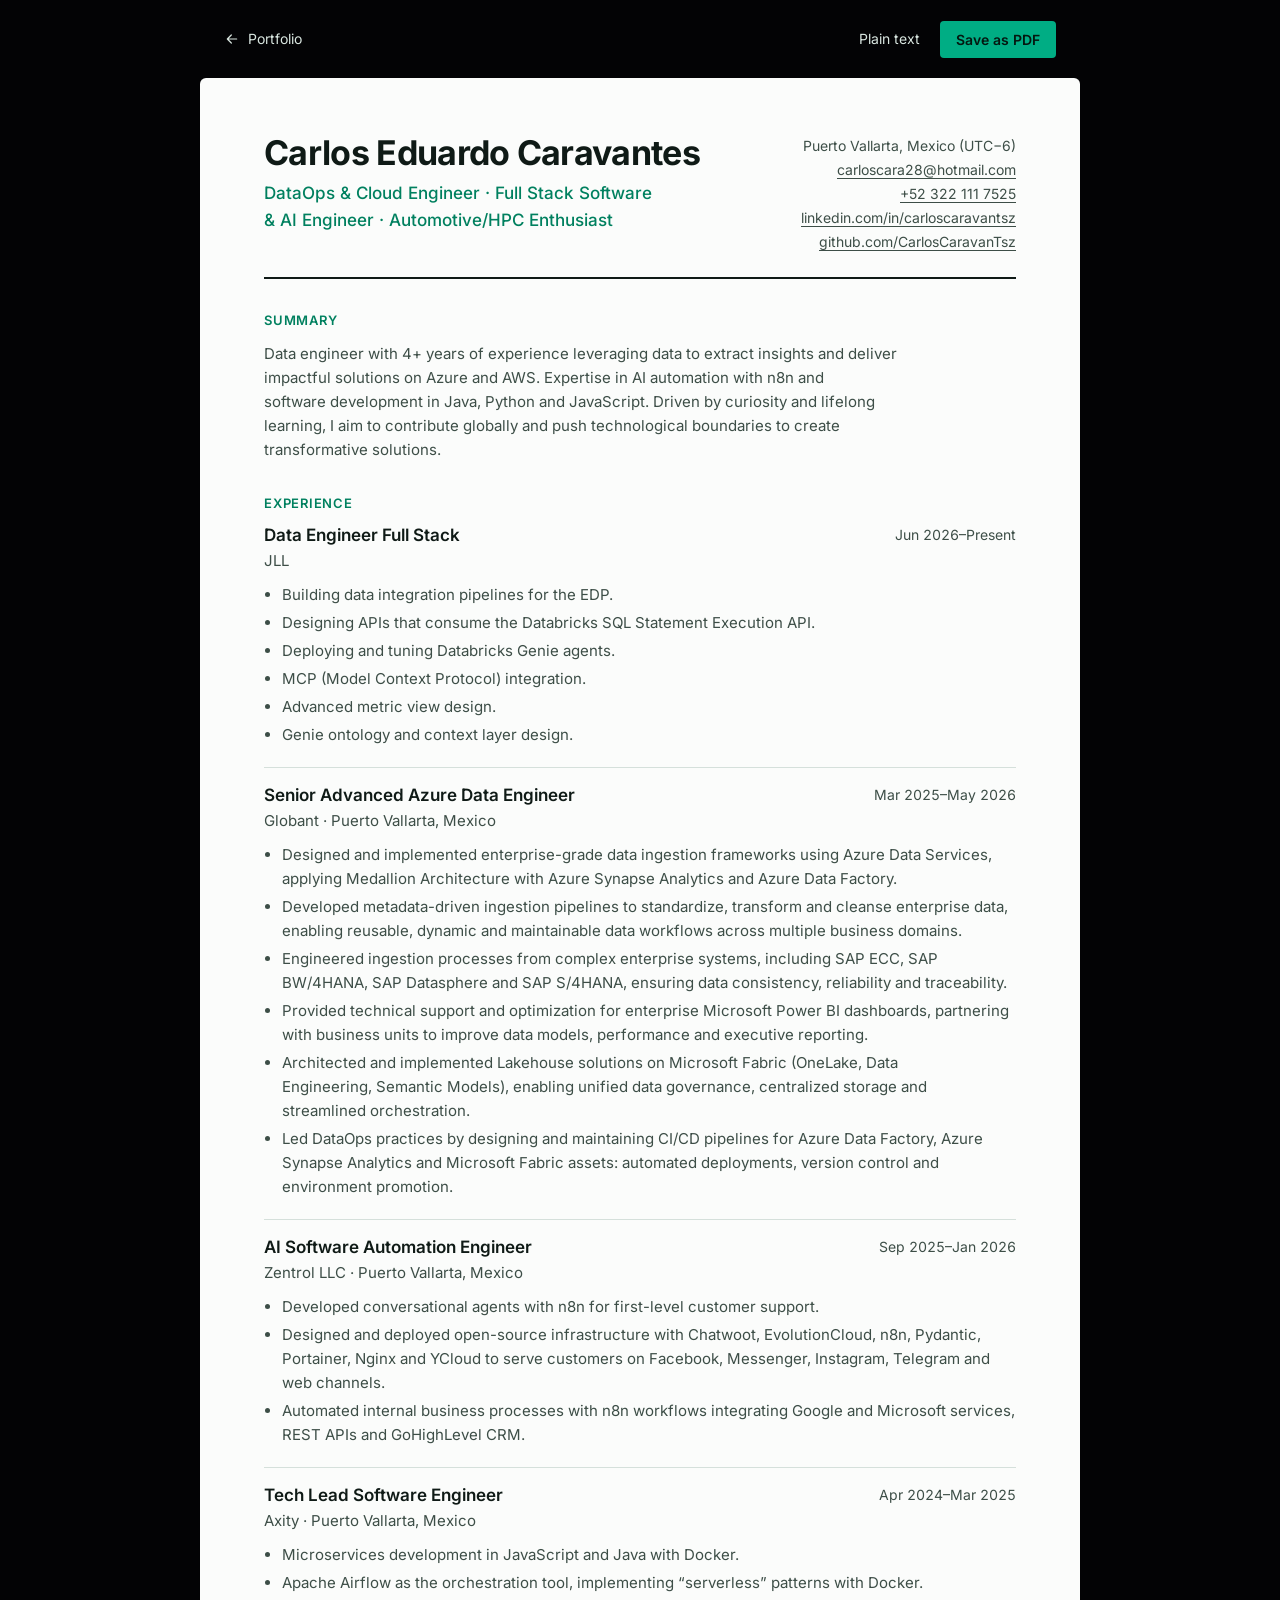
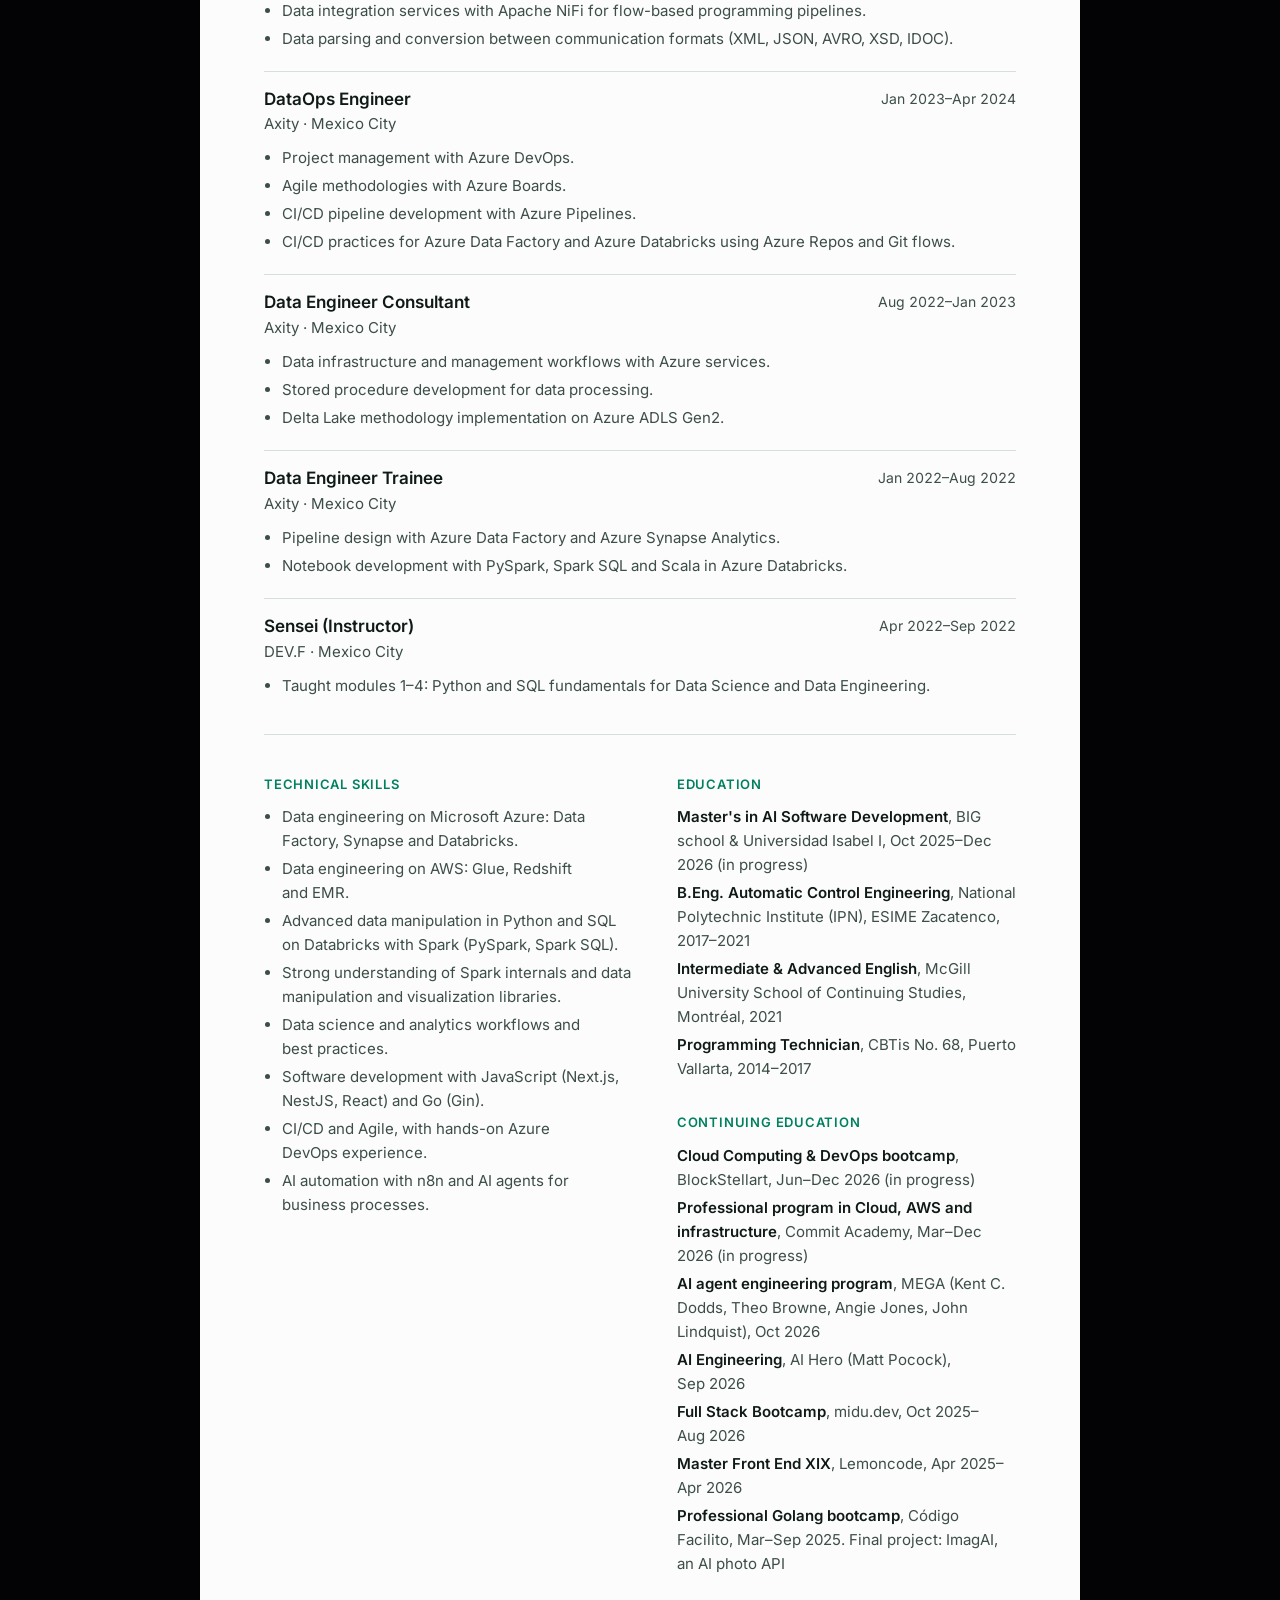
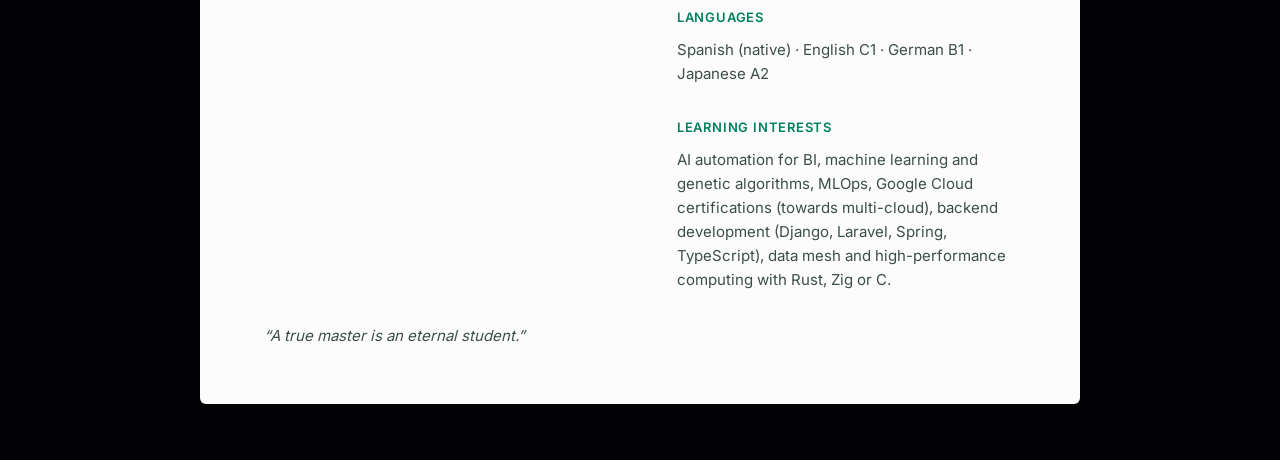
<file: cv.html>
<!doctype html>
<html lang="en">
  <head>
    <meta charset="UTF-8" />
    <meta name="viewport" content="width=device-width, initial-scale=1" />
    <meta name="theme-color" content="#080B0B" />
    <meta
      name="description"
      content="CV of Carlos Eduardo Caravantes, Data Engineer Full Stack at JLL. DataOps and cloud engineering on Azure, Databricks and AWS, full stack software and AI agents."
    />
    <title>Carlos Caravantes — CV</title>
    <link
      rel="icon"
      href="assets/brand/caravantes-mark.svg"
      type="image/svg+xml"
    />
    <link rel="preload" href="assets/fonts/inter-v20-latin.woff2" as="font" type="font/woff2" crossorigin />
    <link rel="stylesheet" href="assets/cv.css" />
  </head>
  <body>
    <nav class="cv-toolbar" aria-label="CV actions">
      <a href="./" class="cv-back"><svg viewBox="0 0 24 24" width="16" height="16" aria-hidden="true" fill="none" stroke="currentColor" stroke-width="1.8" stroke-linecap="round" stroke-linejoin="round"><path d="M19 12H5M11 6l-6 6 6 6"/></svg>Portfolio</a>
      <span class="cv-toolbar-actions">
        <a href="CV.txt" download="Carlos-Caravantes-CV.txt">Plain text</a>
        <button type="button" id="print-cv" hidden>Save as PDF</button>
      </span>
    </nav>
    <main class="cv-sheet">
      <header class="cv-header">
        <div>
          <h1>Carlos Eduardo Caravantes</h1>
          <p class="cv-title">
            DataOps &amp; Cloud Engineer · Full Stack Software &amp; AI Engineer · Automotive/HPC Enthusiast
          </p>
        </div>
        <ul class="cv-contact">
          <li>Puerto Vallarta, Mexico (UTC−6)</li>
          <li>
            <a href="mailto:carloscara28@hotmail.com"
              >carloscara28@hotmail.com</a
            >
          </li>
          <li><a href="tel:+523221117525">+52 322 111 7525</a></li>
          <li>
            <a href="https://linkedin.com/in/carloscaravantsz"
              >linkedin.com/in/carloscaravantsz</a
            >
          </li>
          <li>
            <a href="https://github.com/CarlosCaravanTsz"
              >github.com/CarlosCaravanTsz</a
            >
          </li>
        </ul>
      </header>

      <section aria-labelledby="summary">
        <h2 id="summary">Summary</h2>
        <p>
          Data engineer with 4+ years of experience leveraging data to extract
          insights and deliver impactful solutions on Azure and AWS. Expertise in
          AI automation with n8n and software development in Java, Python and
          JavaScript. Driven by curiosity and lifelong learning, I aim to
          contribute globally and push technological boundaries to create
          transformative solutions.
        </p>
      </section>

      <section aria-labelledby="experience">
        <h2 id="experience">Experience</h2>
        <article class="cv-role">
          <header>
            <h3>Data Engineer Full Stack</h3>
            <p class="cv-org">JLL</p>
            <p class="cv-dates">Jun 2026–Present</p>
          </header>
          <ul>
            <li>Building data integration pipelines for the EDP.</li>
            <li>
              Designing APIs that consume the Databricks SQL Statement Execution
              API.
            </li>
            <li>Deploying and tuning Databricks Genie agents.</li>
            <li>MCP (Model Context Protocol) integration.</li>
            <li>Advanced metric view design.</li>
            <li>Genie ontology and context layer design.</li>
          </ul>
        </article>

        <article class="cv-role">
          <header>
            <h3>Senior Advanced Azure Data Engineer</h3>
            <p class="cv-org">Globant · Puerto Vallarta, Mexico</p>
            <p class="cv-dates">Mar 2025–May 2026</p>
          </header>
          <ul>
            <li>
              Designed and implemented enterprise-grade data ingestion
              frameworks using Azure Data Services, applying Medallion
              Architecture with Azure Synapse Analytics and Azure Data Factory.
            </li>
            <li>
              Developed metadata-driven ingestion pipelines to standardize,
              transform and cleanse enterprise data, enabling reusable, dynamic
              and maintainable data workflows across multiple business domains.
            </li>
            <li>
              Engineered ingestion processes from complex enterprise systems,
              including SAP ECC, SAP BW/4HANA, SAP Datasphere and SAP S/4HANA,
              ensuring data consistency, reliability and traceability.
            </li>
            <li>
              Provided technical support and optimization for enterprise
              Microsoft Power BI dashboards, partnering with business units to
              improve data models, performance and executive reporting.
            </li>
            <li>
              Architected and implemented Lakehouse solutions on Microsoft
              Fabric (OneLake, Data Engineering, Semantic Models), enabling
              unified data governance, centralized storage and streamlined
              orchestration.
            </li>
            <li>
              Led DataOps practices by designing and maintaining CI/CD pipelines
              for Azure Data Factory, Azure Synapse Analytics and Microsoft Fabric
              assets: automated deployments, version control and environment
              promotion.
            </li>
          </ul>
        </article>

        <article class="cv-role">
          <header>
            <h3>AI Software Automation Engineer</h3>
            <p class="cv-org">Zentrol LLC · Puerto Vallarta, Mexico</p>
            <p class="cv-dates">Sep 2025–Jan 2026</p>
          </header>
          <ul>
            <li>
              Developed conversational agents with n8n for first-level customer
              support.
            </li>
            <li>
              Designed and deployed open-source infrastructure with Chatwoot,
              EvolutionCloud, n8n, Pydantic, Portainer, Nginx and YCloud to
              serve customers on Facebook, Messenger, Instagram, Telegram and
              web channels.
            </li>
            <li>
              Automated internal business processes with n8n workflows
              integrating Google and Microsoft services, REST APIs and
              GoHighLevel CRM.
            </li>
          </ul>
        </article>

        <article class="cv-role">
          <header>
            <h3>Tech Lead Software Engineer</h3>
            <p class="cv-org">Axity · Puerto Vallarta, Mexico</p>
            <p class="cv-dates">Apr 2024–Mar 2025</p>
          </header>
          <ul>
            <li>Microservices development in JavaScript and Java with Docker.</li>
            <li>
              Apache Airflow as the orchestration tool, implementing
              “serverless” patterns with Docker.
            </li>
            <li>
              Data integration services with Apache NiFi for flow-based
              programming pipelines.
            </li>
            <li>
              Data parsing and conversion between communication formats (XML,
              JSON, AVRO, XSD, IDOC).
            </li>
          </ul>
        </article>

        <article class="cv-role">
          <header>
            <h3>DataOps Engineer</h3>
            <p class="cv-org">Axity · Mexico City</p>
            <p class="cv-dates">Jan 2023–Apr 2024</p>
          </header>
          <ul>
            <li>Project management with Azure DevOps.</li>
            <li>Agile methodologies with Azure Boards.</li>
            <li>CI/CD pipeline development with Azure Pipelines.</li>
            <li>
              CI/CD practices for Azure Data Factory and Azure Databricks using
              Azure Repos and Git flows.
            </li>
          </ul>
        </article>

        <article class="cv-role">
          <header>
            <h3>Data Engineer Consultant</h3>
            <p class="cv-org">Axity · Mexico City</p>
            <p class="cv-dates">Aug 2022–Jan 2023</p>
          </header>
          <ul>
            <li>Data infrastructure and management workflows with Azure services.</li>
            <li>Stored procedure development for data processing.</li>
            <li>Delta Lake methodology implementation on Azure ADLS Gen2.</li>
          </ul>
        </article>

        <article class="cv-role">
          <header>
            <h3>Data Engineer Trainee</h3>
            <p class="cv-org">Axity · Mexico City</p>
            <p class="cv-dates">Jan 2022–Aug 2022</p>
          </header>
          <ul>
            <li>
              Pipeline design with Azure Data Factory and Azure Synapse
              Analytics.
            </li>
            <li>
              Notebook development with PySpark, Spark SQL and Scala in Azure
              Databricks.
            </li>
          </ul>
        </article>

        <article class="cv-role">
          <header>
            <h3>Sensei (Instructor)</h3>
            <p class="cv-org">DEV.F · Mexico City</p>
            <p class="cv-dates">Apr 2022–Sep 2022</p>
          </header>
          <ul>
            <li>
              Taught modules 1–4: Python and SQL fundamentals for Data Science
              and Data Engineering.
            </li>
          </ul>
        </article>
      </section>

      <section aria-labelledby="skills" class="cv-columns">
        <div>
          <h2 id="skills">Technical skills</h2>
          <ul>
            <li>
              Data engineering on Microsoft Azure: Data Factory, Synapse and
              Databricks.
            </li>
            <li>Data engineering on AWS: Glue, Redshift and EMR.</li>
            <li>
              Advanced data manipulation in Python and SQL on Databricks with
              Spark (PySpark, Spark SQL).
            </li>
            <li>
              Strong understanding of Spark internals and data manipulation and
              visualization libraries.
            </li>
            <li>Data science and analytics workflows and best practices.</li>
            <li>
              Software development with JavaScript (Next.js, NestJS, React) and
              Go (Gin).
            </li>
            <li>CI/CD and Agile, with hands-on Azure DevOps experience.</li>
            <li>AI automation with n8n and AI agents for business processes.</li>
          </ul>
        </div>
        <div>
          <h2 id="education">Education</h2>
          <ul class="cv-education">
            <li>
              <b>Master's in AI Software Development</b>, BIG school &amp;
              Universidad Isabel I, Oct 2025–Dec 2026 (in progress)
            </li>
            <li>
              <b>B.Eng. Automatic Control Engineering</b>, National Polytechnic
              Institute (IPN), ESIME Zacatenco, 2017–2021
            </li>
            <li>
              <b>Intermediate &amp; Advanced English</b>, McGill University
              School of Continuing Studies, Montréal, 2021
            </li>
            <li>
              <b>Programming Technician</b>, CBTis No. 68, Puerto Vallarta,
              2014–2017
            </li>
          </ul>
          <h2>Continuing education</h2>
          <ul class="cv-education">
            <li>
              <b>Cloud Computing &amp; DevOps bootcamp</b>, BlockStellart,
              Jun–Dec 2026 (in progress)
            </li>
            <li>
              <b>Professional program in Cloud, AWS and infrastructure</b>,
              Commit Academy, Mar–Dec 2026 (in progress)
            </li>
            <li>
              <b>AI agent engineering program</b>, MEGA (Kent C. Dodds, Theo
              Browne, Angie Jones, John Lindquist), Oct 2026
            </li>
            <li><b>AI Engineering</b>, AI Hero (Matt Pocock), Sep 2026</li>
            <li><b>Full Stack Bootcamp</b>, midu.dev, Oct 2025–Aug 2026</li>
            <li>
              <b>Master Front End XIX</b>, Lemoncode, Apr 2025–Apr 2026
            </li>
            <li>
              <b>Professional Golang bootcamp</b>, Código Facilito, Mar–Sep
              2025. Final project: ImagAI, an AI photo API
            </li>
          </ul>
          <h2>Languages</h2>
          <p>Spanish (native) · English C1 · German B1 · Japanese A2</p>
          <h2>Learning interests</h2>
          <p>
            AI automation for BI, machine learning and genetic algorithms,
            MLOps, Google Cloud certifications (towards multi-cloud), backend
            development (Django, Laravel, Spring, TypeScript), data mesh and
            high-performance computing with Rust, Zig or C.
          </p>
        </div>
      </section>
      <p class="cv-motto">“A true master is an eternal student.”</p>
    </main>
    <script>
      const printButton = document.getElementById("print-cv");
      printButton.hidden = false;
      printButton.addEventListener("click", () => window.print());
    </script>
  </body>
</html>
</file>
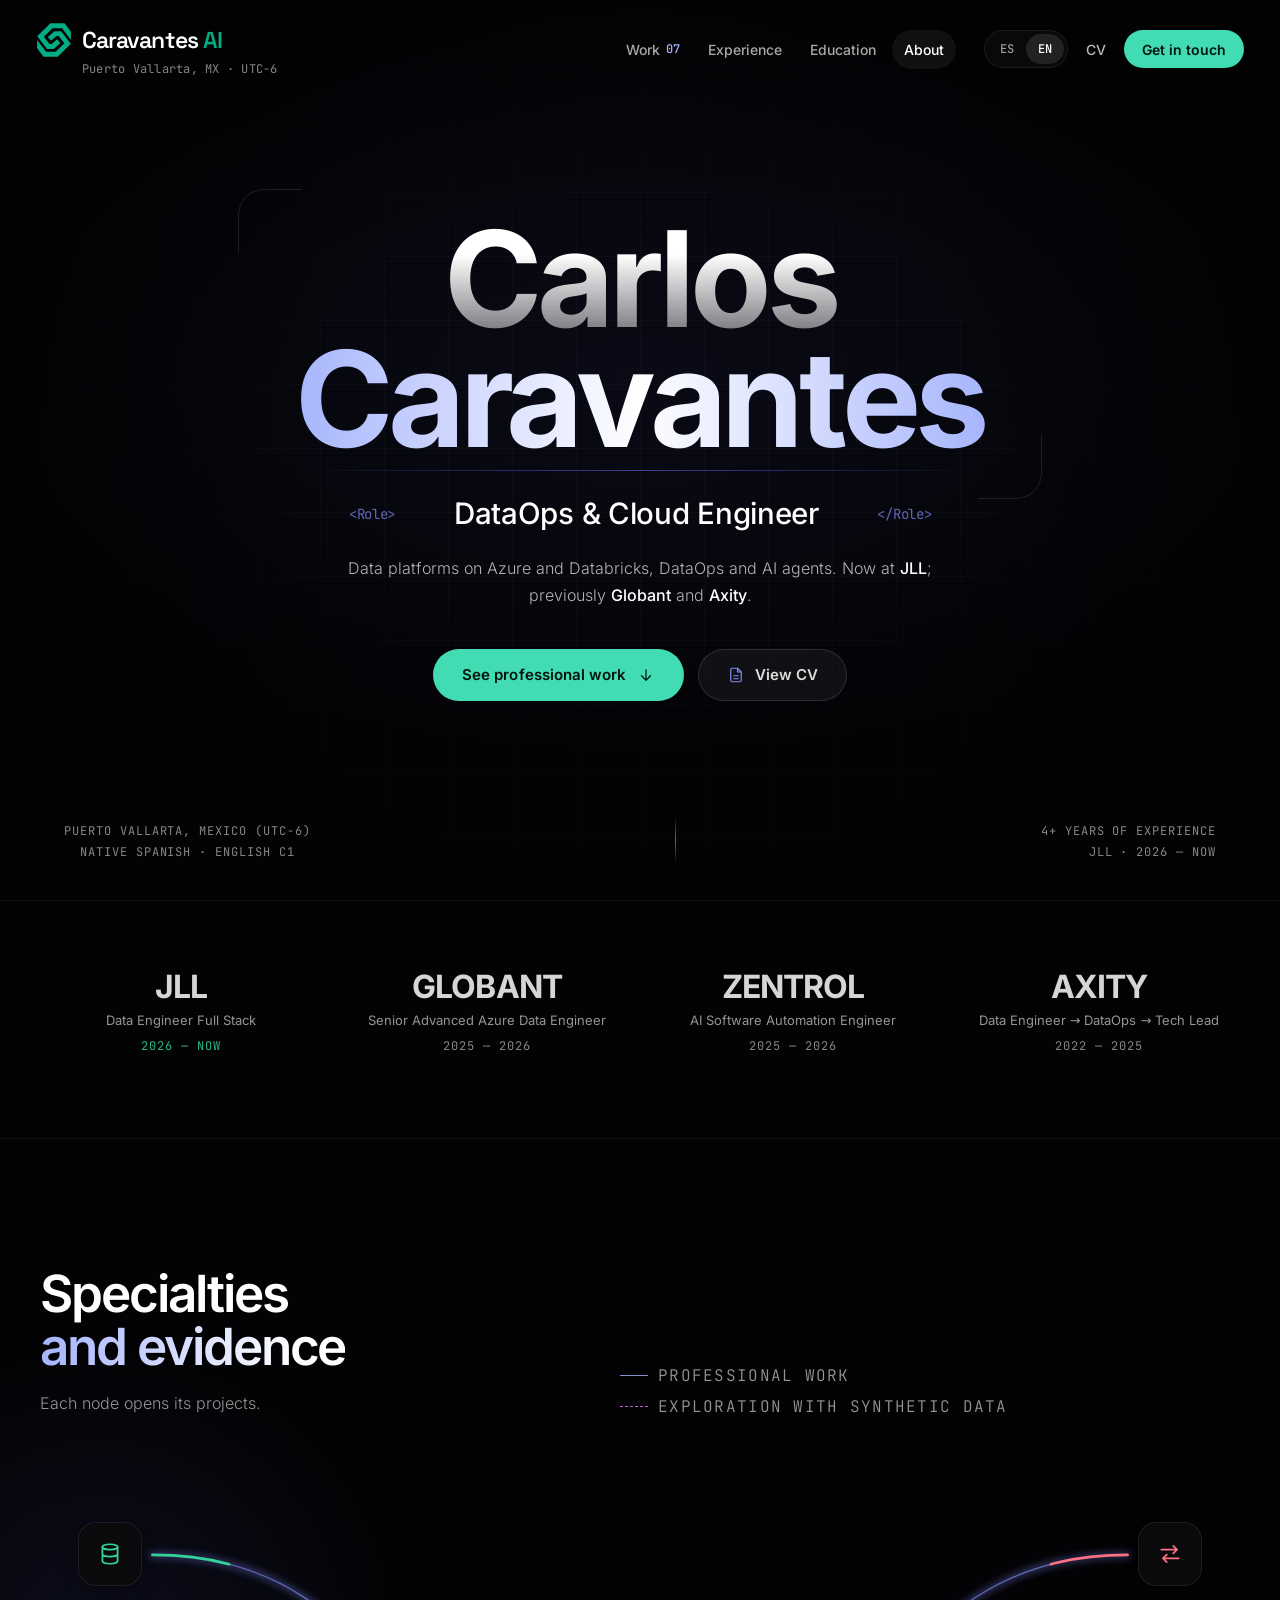
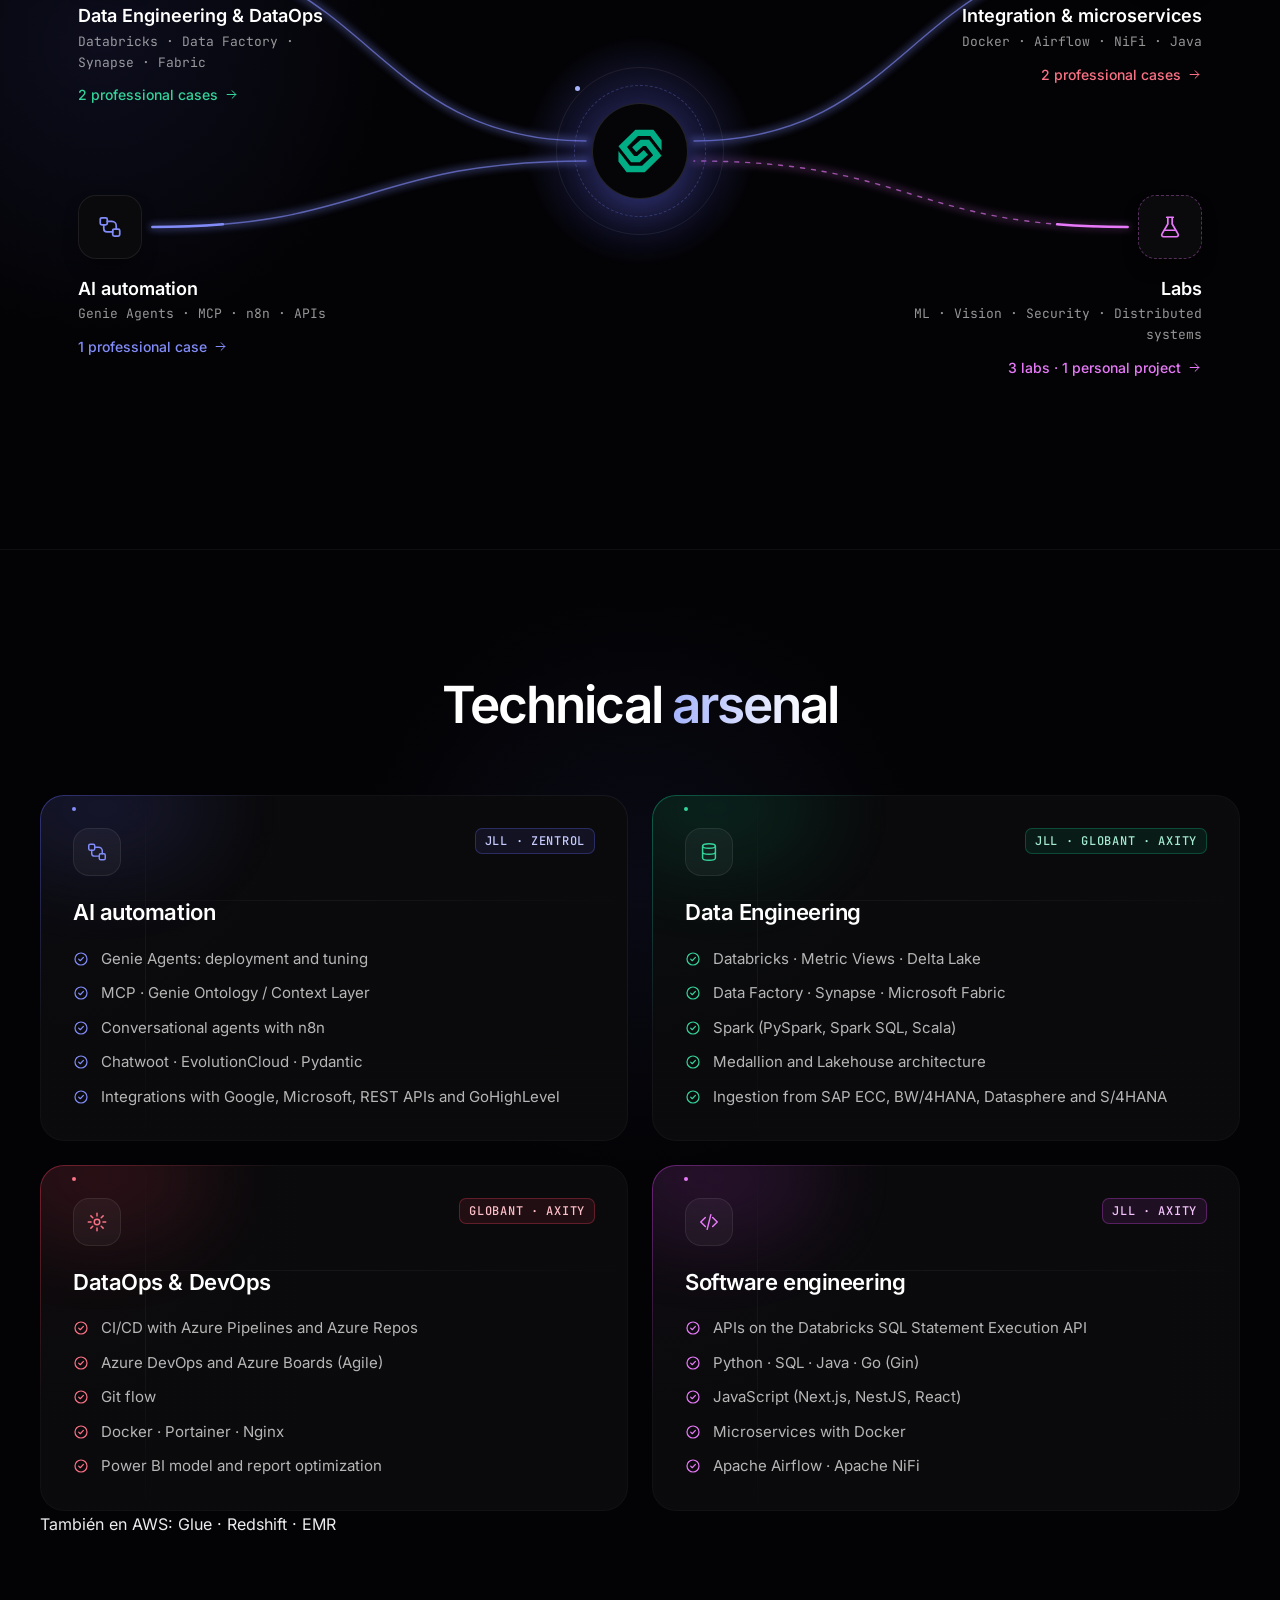
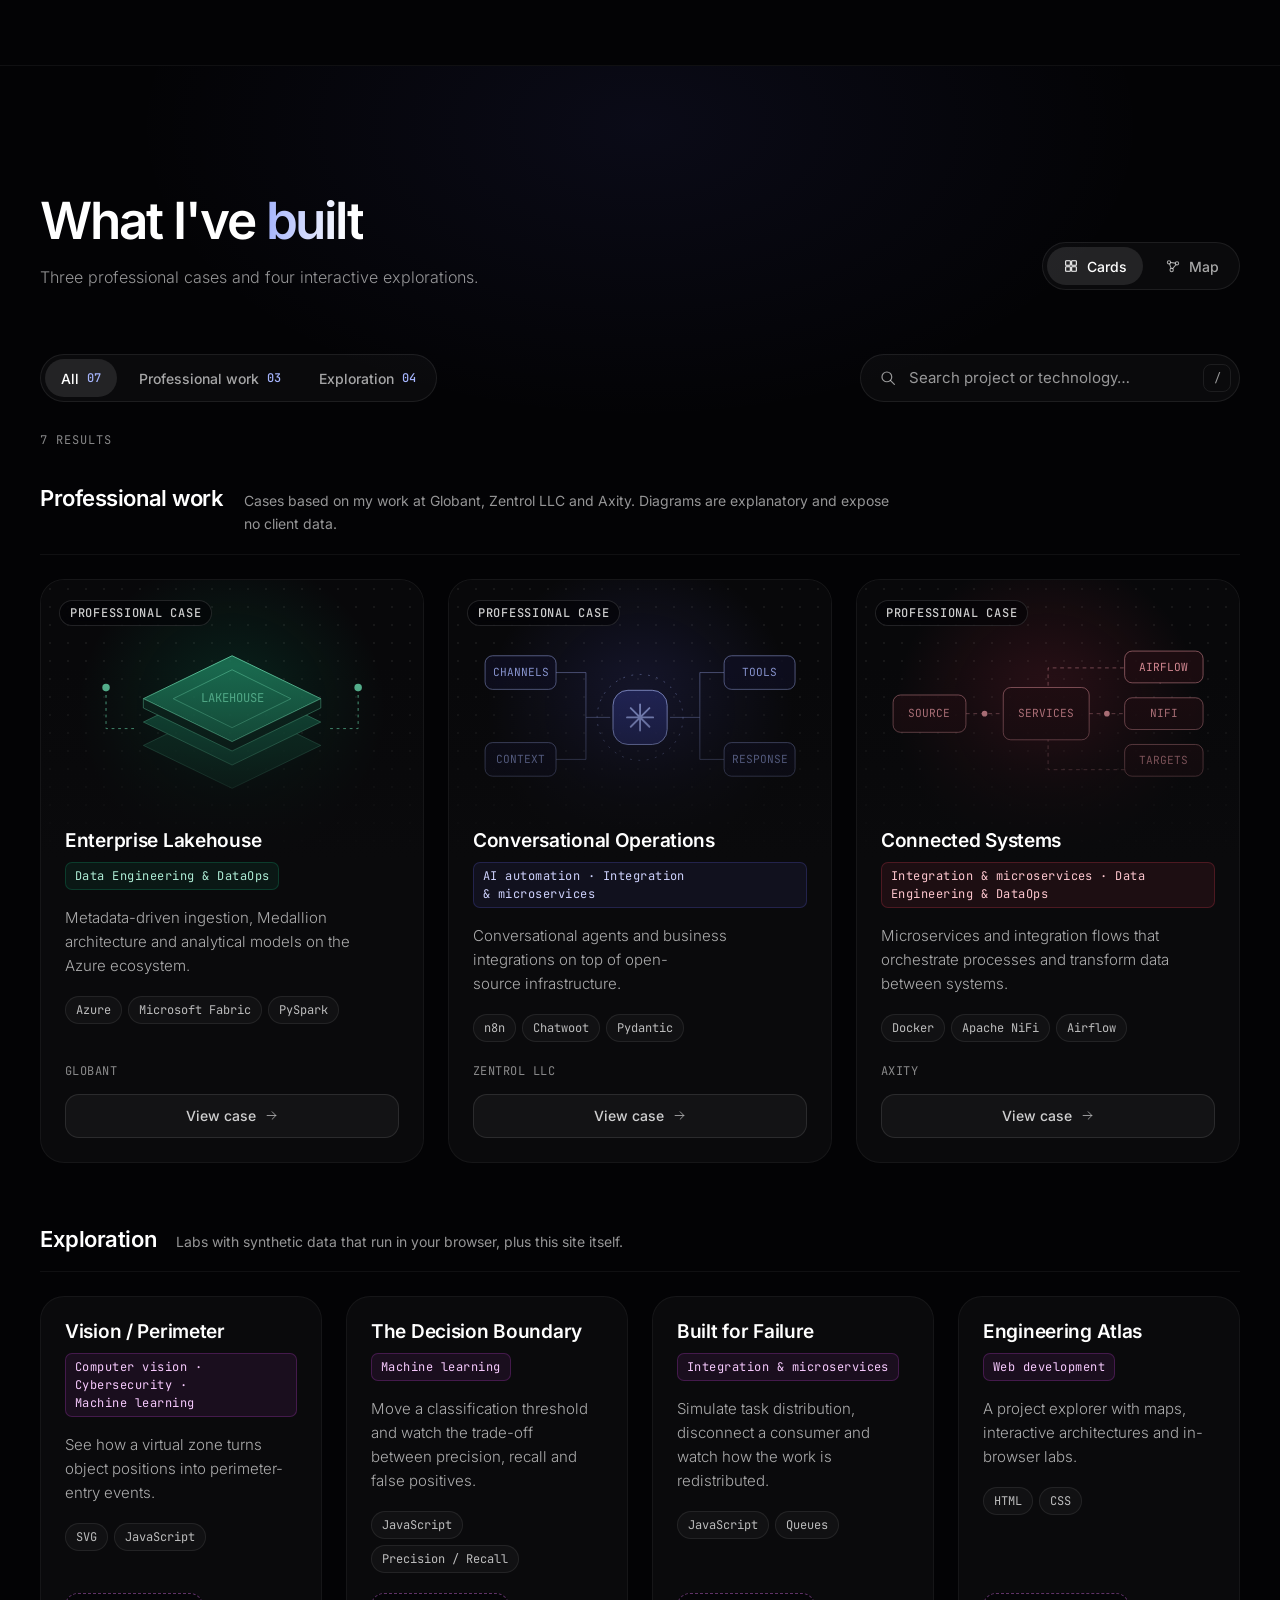
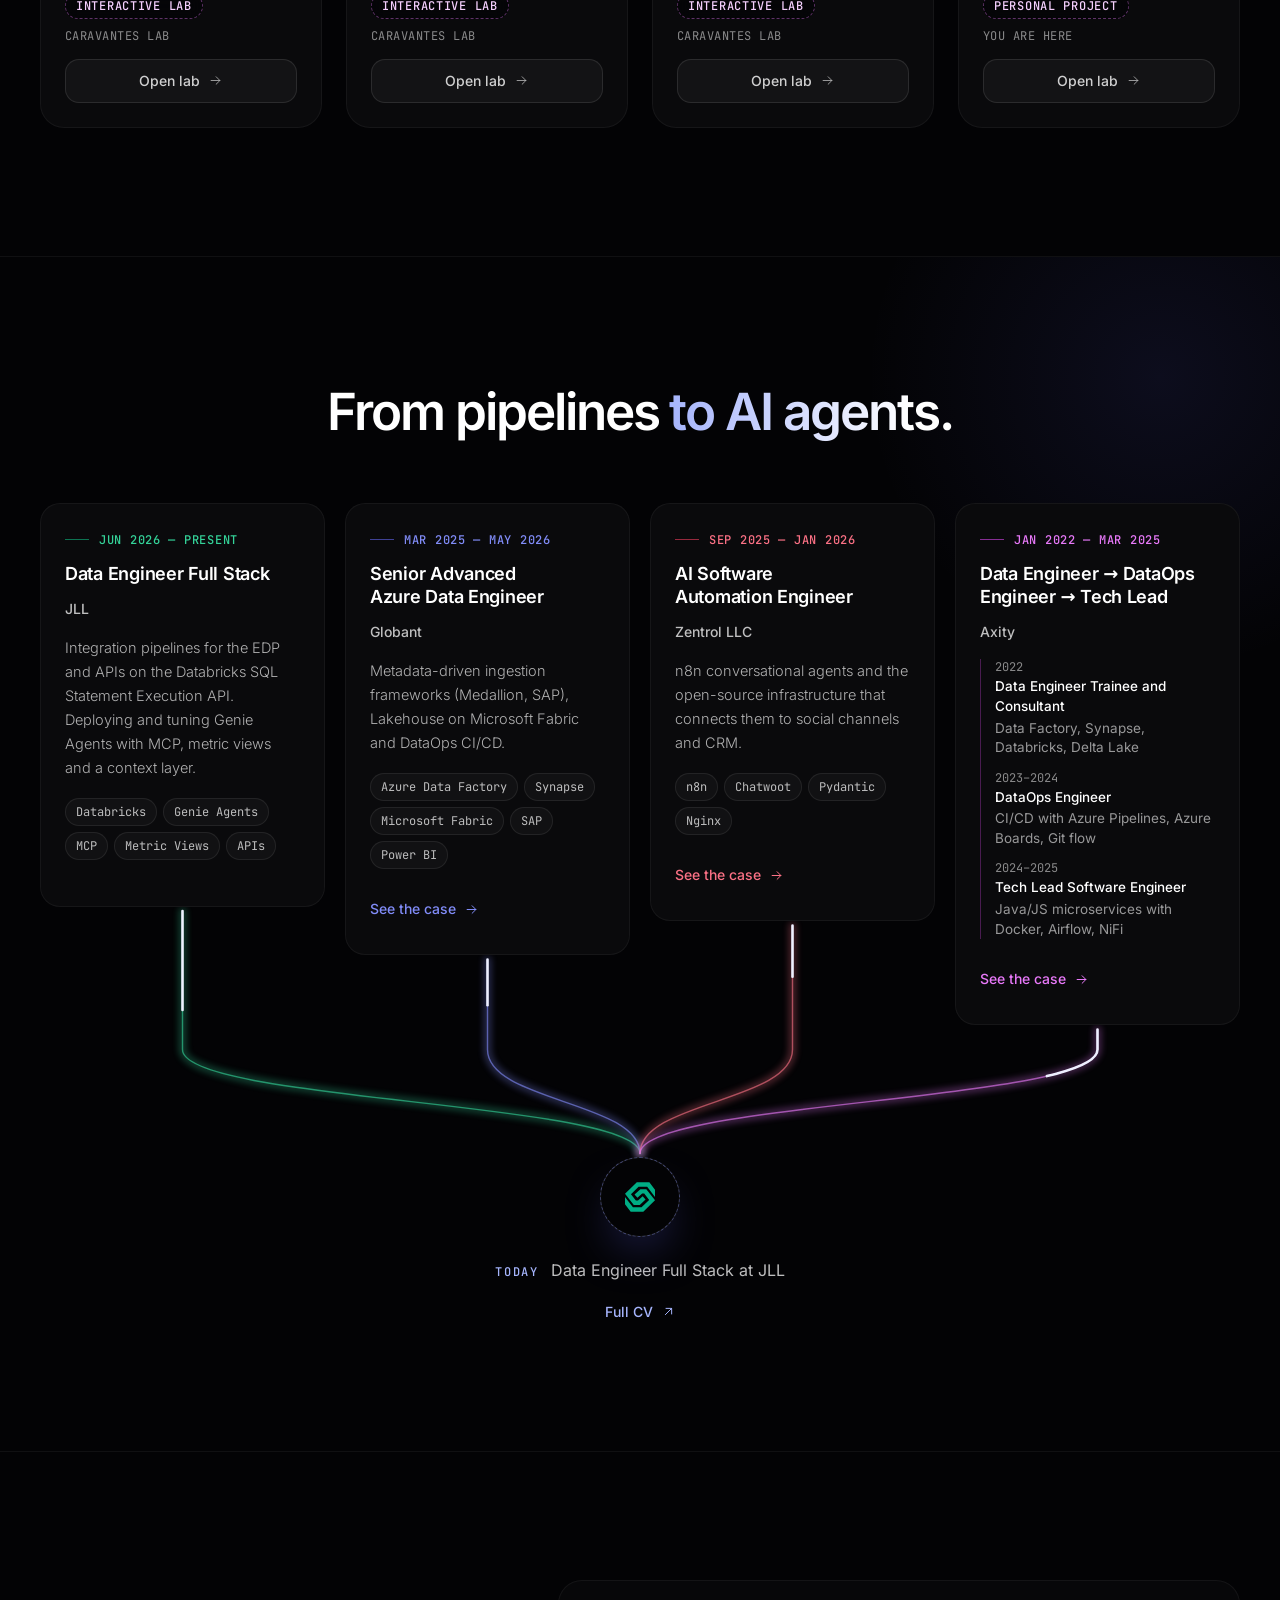
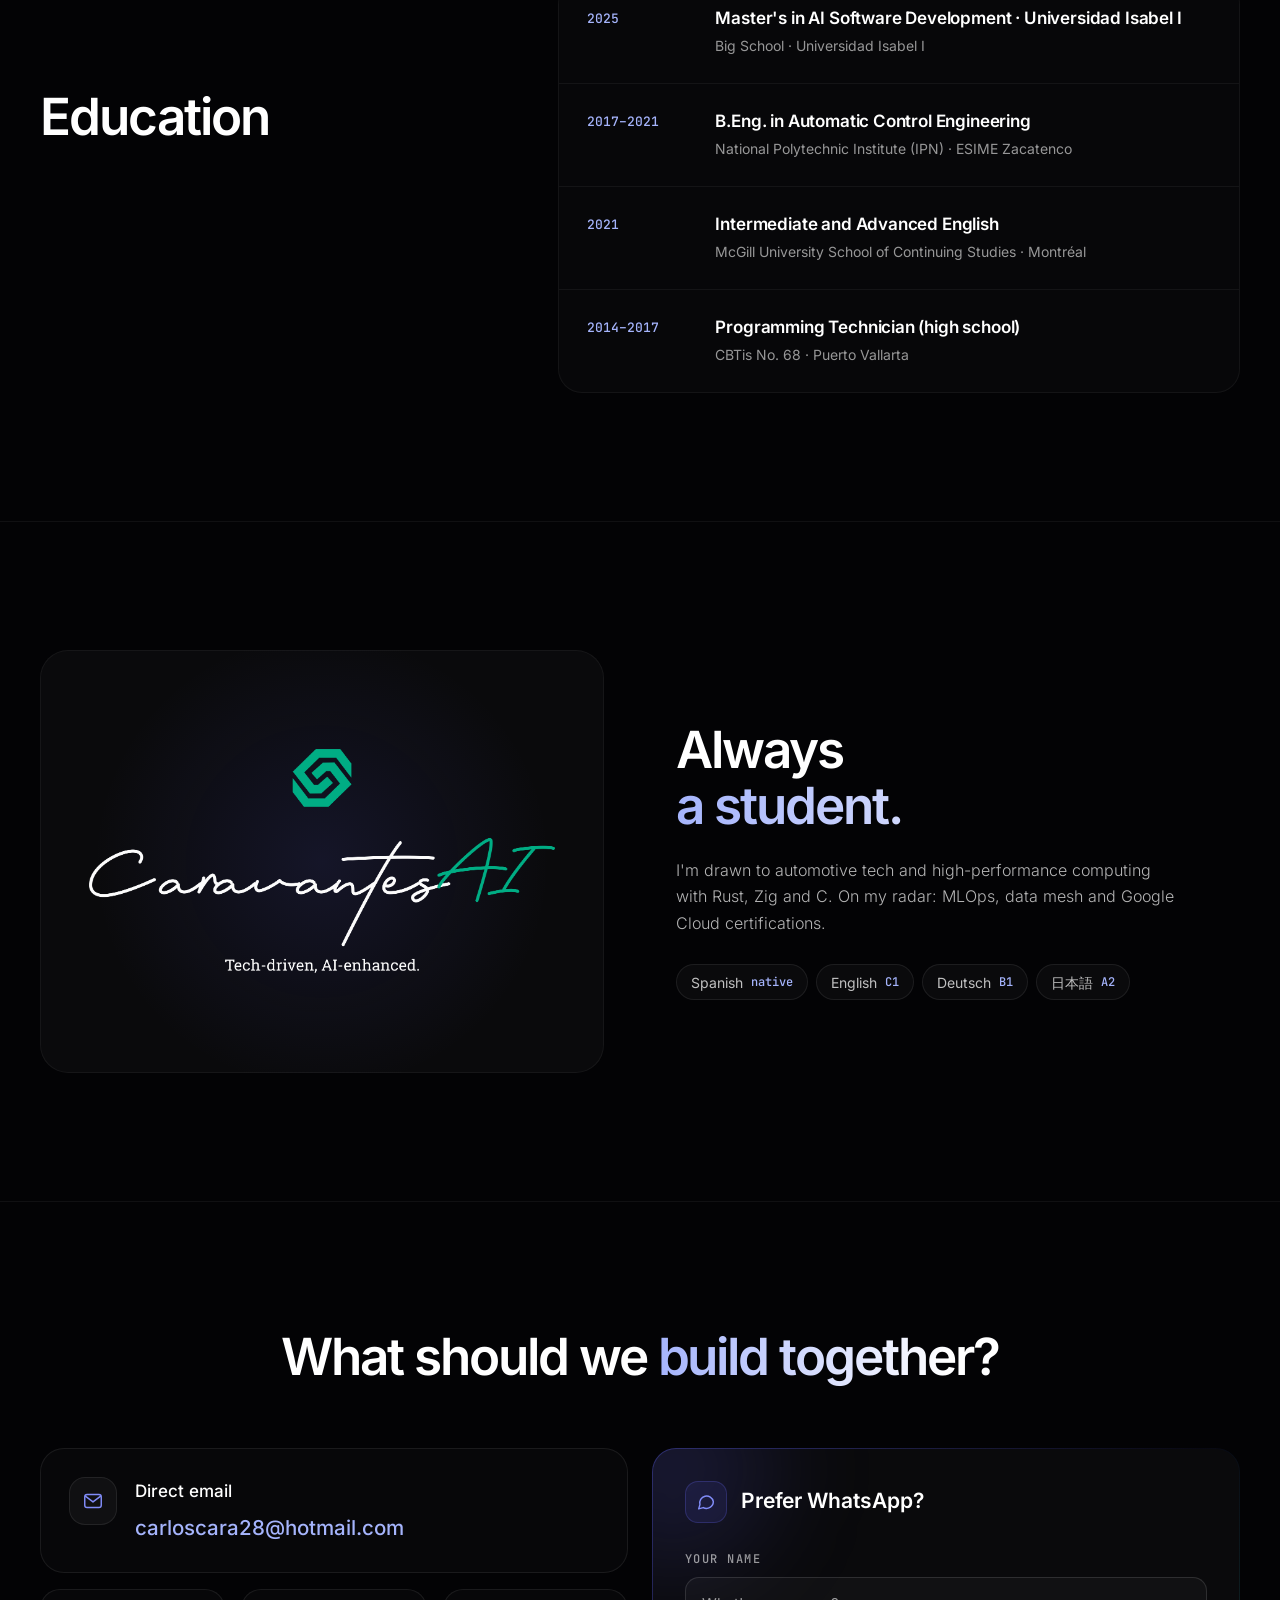
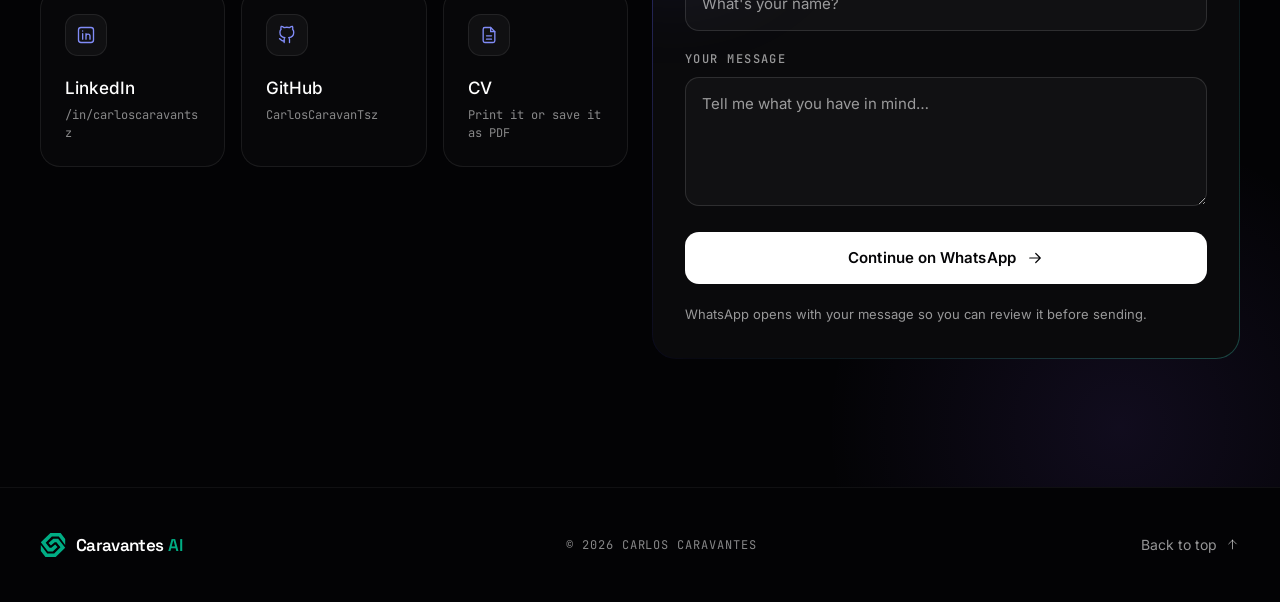
<file: v3.html>
<!doctype html>
<html lang="es" class="brand-theme no-js">
  <head>
    <meta charset="UTF-8" />
    <meta name="viewport" content="width=device-width, initial-scale=1, viewport-fit=cover" />
    <script>
      document.documentElement.classList.replace("no-js", "js");
    </script>
    <meta name="theme-color" content="#030305" />
    <meta
      name="description"
      content="Carlos Caravantes, Data Engineer Full Stack en JLL. DataOps y cloud en Azure y Databricks, software full stack y agentes de IA. Casos profesionales, CV y laboratorios."
    />
    <meta property="og:type" content="website" />
    <meta
      property="og:title"
      content="Carlos Caravantes — DataOps &amp; Cloud Engineer"
    />
    <meta
      property="og:description"
      content="Data Engineer Full Stack at JLL. DataOps and cloud on Azure and Databricks, full stack software and AI agents. Portfolio in English and Spanish."
    />
    <title>Carlos Caravantes — DataOps &amp; Cloud Engineer · Caravantes AI</title>
    <link
      rel="icon"
      href="assets/brand/caravantes-mark.svg"
      type="image/svg+xml"
    />
    <link rel="preconnect" href="https://fonts.googleapis.com" />
    <link rel="preconnect" href="https://fonts.gstatic.com" crossorigin="" />
    <link
      href="https://fonts.googleapis.com/css2?family=Inter:wght@300;400;500;600;700&amp;family=JetBrains+Mono:wght@400;500&amp;family=Space+Grotesk:wght@500;600&amp;display=swap"
      rel="stylesheet"
    />
    <link rel="stylesheet" href="assets/styles.css" />
    <link rel="stylesheet" href="assets/brand-theme.css" />
    <link rel="stylesheet" href="assets/project-map.css" />

    <script src="assets/projects.js" defer></script>
    <script src="assets/i18n.js" defer></script>
    <script src="assets/project-map.js" defer></script>
    <script src="assets/app.js" defer></script>
    <script src="assets/universe.js" defer></script>
  </head>
  <body>
    <svg class="icon-sprite" aria-hidden="true" focusable="false">
      <symbol id="i-data" viewBox="0 0 24 24">
        <ellipse cx="12" cy="5.5" rx="7" ry="2.5" />
        <path
          d="M5 5.5v13c0 1.4 3.1 2.5 7 2.5s7-1.1 7-2.5v-13M5 12c0 1.4 3.1 2.5 7 2.5s7-1.1 7-2.5"
        />
      </symbol>
      <symbol id="i-ai" viewBox="0 0 24 24">
        <rect x="3" y="3.5" width="6.5" height="6.5" rx="1.5" />
        <rect x="14.5" y="14" width="6.5" height="6.5" rx="1.5" />
        <path d="M9.5 6.75h4.25a4 4 0 0 1 4 4V14" />
        <path d="M6.25 10v3.5a3 3 0 0 0 3 3h5.25" />
      </symbol>
      <symbol id="i-integration" viewBox="0 0 24 24">
        <path d="M4 8h14.5M15 4.5 18.5 8 15 11.5" />
        <path d="M20 16H5.5M9 12.5 5.5 16 9 19.5" />
      </symbol>
      <symbol id="i-explore" viewBox="0 0 24 24">
        <path d="M9 3h6M10 3v6.2L4.6 18.4A1.7 1.7 0 0 0 6.1 21h11.8a1.7 1.7 0 0 0 1.5-2.6L14 9.2V3" />
        <path d="M7.4 15h9.2" />
      </symbol>
      <symbol id="i-ops" viewBox="0 0 24 24">
        <circle cx="12" cy="12" r="3" />
        <path d="M12 2.5v3M12 18.5v3M2.5 12h3M18.5 12h3M5.3 5.3l2.1 2.1M16.6 16.6l2.1 2.1M5.3 18.7l2.1-2.1M16.6 7.4l2.1-2.1" />
      </symbol>
      <symbol id="i-code" viewBox="0 0 24 24">
        <path d="m16 17 5-5-5-5M8 7l-5 5 5 5M14 4l-4 16" />
      </symbol>
      <symbol id="i-check" viewBox="0 0 24 24">
        <circle cx="12" cy="12" r="9" />
        <path d="m8.5 12.2 2.4 2.4 4.7-5" />
      </symbol>
      <symbol id="i-cards" viewBox="0 0 24 24">
        <rect x="4" y="4" width="7" height="7" rx="1" />
        <rect x="13" y="4" width="7" height="7" rx="1" />
        <rect x="4" y="13" width="7" height="7" rx="1" />
        <rect x="13" y="13" width="7" height="7" rx="1" />
      </symbol>
      <symbol id="i-map" viewBox="0 0 24 24">
        <circle cx="6" cy="6.5" r="2.5" />
        <circle cx="18" cy="8" r="2.5" />
        <circle cx="10" cy="18" r="2.5" />
        <path d="M8.5 6.8l7 .9M16.4 10.1l-5 5.9M6.9 8.9l2.2 6.7" />
      </symbol>
      <symbol id="i-search" viewBox="0 0 24 24">
        <circle cx="10.5" cy="10.5" r="6.5" />
        <path d="m15.5 15.5 5 5" />
      </symbol>
      <symbol id="i-close" viewBox="0 0 24 24">
        <path d="M6 6l12 12M18 6 6 18" />
      </symbol>
      <symbol id="i-arrow-right" viewBox="0 0 24 24">
        <path d="M5 12h14M13 6l6 6-6 6" />
      </symbol>
      <symbol id="i-arrow-down" viewBox="0 0 24 24">
        <path d="M12 5v14M6 13l6 6 6-6" />
      </symbol>
      <symbol id="i-arrow-up" viewBox="0 0 24 24">
        <path d="M12 19V5M6 11l6-6 6 6" />
      </symbol>
      <symbol id="i-external" viewBox="0 0 24 24">
        <path d="M7 17 17 7M8 7h9v9" />
      </symbol>
      <symbol id="i-file" viewBox="0 0 24 24">
        <path d="M14 3H7a2 2 0 0 0-2 2v14a2 2 0 0 0 2 2h10a2 2 0 0 0 2-2V8Z" />
        <path d="M14 3v5h5M9 13h6M9 17h6" />
      </symbol>
      <symbol id="i-mail" viewBox="0 0 24 24">
        <rect x="3" y="5" width="18" height="14" rx="2.5" />
        <path d="m4 7 8 6 8-6" />
      </symbol>
      <symbol id="i-chat" viewBox="0 0 24 24">
        <path d="M20 11.5a7.5 7.5 0 0 1-11 6.6L4 19.5l1.4-4.6A7.5 7.5 0 1 1 20 11.5Z" />
      </symbol>
      <symbol id="i-linkedin" viewBox="0 0 24 24">
        <rect x="3" y="3" width="18" height="18" rx="3" />
        <path d="M8 10.5V17M8 7.2v.1M12 17v-3.6a2.4 2.4 0 0 1 4.8 0V17M12 10.5V17" />
      </symbol>
      <symbol id="i-github" viewBox="0 0 24 24">
        <path d="M9 19c-4 1.3-4-2-6-2.5M15 21v-3.5a3 3 0 0 0-.9-2.4c3-.3 6-1.4 6-6.4a5 5 0 0 0-1.4-3.5 4.6 4.6 0 0 0-.1-3.5s-1.1-.3-3.6 1.4a12.5 12.5 0 0 0-6.4 0C6.1 1.4 5 1.7 5 1.7a4.6 4.6 0 0 0-.1 3.5 5 5 0 0 0-1.4 3.5c0 5 3 6.1 6 6.4a3 3 0 0 0-.9 2.4V21" />
      </symbol>
      <symbol id="i-pen" viewBox="0 0 24 24">
        <path d="M4 20h4L19 9a2.8 2.8 0 0 0-4-4L4 16Z" />
        <path d="m13.5 6.5 4 4" />
      </symbol>
    </svg>
    <a class="skip-link" href="#main" data-i18n="skip">Saltar al contenido</a>
    <header class="site-header">
      <div class="brand-block">
        <a
          href="#inicio"
          class="brand"
          aria-label="Caravantes AI · Carlos Caravantes, inicio"
          data-i18n-attr="aria-label:brand.home"
          ><img
            class="brand-logo"
            src="assets/brand/caravantes-mark.svg"
            alt=""
            width="38"
            height="38"
          /><span class="brand-wordmark"
            >Caravantes<span class="brand-ai">AI</span></span
          ></a
        >
        <p class="brand-status">Puerto Vallarta, MX · UTC−6</p>
      </div>
      <nav
        id="navigation"
        aria-label="Navegación principal"
        data-i18n-attr="aria-label:nav.label"
      >
        <a href="#proyectos"
          ><span data-i18n="nav.projects">Proyectos</span>
          <span class="nav-count">07</span></a
        ><a href="#experiencia" data-i18n="nav.experience">Experiencia</a
        ><a href="#formacion" data-i18n="nav.education">Formación</a
        ><a href="#sobre-mi" data-i18n="nav.about">Sobre mí</a
        ><a href="cv.html" class="nav-mobile-only" data-i18n="nav.cv"
          >CV (inglés)</a
        ><a href="#contacto" class="nav-mobile-only" data-i18n="nav.contact"
          >Contacto</a
        >
      </nav>
      <div class="header-actions">
        <div
          class="lang-switch"
          role="group"
          aria-label="Idioma / Language"
        >
          <button type="button" data-lang="es" lang="es" aria-pressed="true">
            ES</button
          ><button type="button" data-lang="en" lang="en" aria-pressed="false">
            EN
          </button>
        </div>
        <a href="cv.html" class="nav-cv" data-i18n="header.cv">CV</a
        ><a href="#contacto" class="nav-contact" data-i18n="header.contact"
          >Hablemos</a
        >
      </div>
      <button
        class="menu-toggle"
        aria-expanded="false"
        aria-controls="navigation"
        aria-label="Abrir menú"
      >
        <span></span><span></span>
      </button>
    </header>
    <main id="main">
      <section class="hero" id="inicio" aria-labelledby="hero-title">
        <div class="hero-sky" aria-hidden="true">
          <canvas class="universe"></canvas>
          <div class="hero-grid"></div>
          <div class="hero-vignette"></div>
        </div>
        <div class="hero-inner">
          <h1 id="hero-title" class="reveal" style="--delay: 0ms">
            <span class="hero-name"
              ><span class="name-first">Carlos</span>
              <span class="name-last">Caravantes</span></span
            >
            <span class="hero-role"
              ><span class="role-tag" aria-hidden="true">&lt;Role&gt;</span>
              <span class="visually-hidden">DataOps &amp; Cloud Engineer · Full Stack Software &amp; AI Engineer · Automotive/HPC Enthusiast</span>
              <span class="role-rotator" aria-hidden="true" data-rotator
                ><span class="role-text is-active">DataOps &amp; Cloud Engineer</span
                ><span class="role-text">Full Stack Software &amp; AI Engineer</span
                ><span class="role-text">Automotive/HPC Enthusiast</span></span
              >
              <span class="role-tag" aria-hidden="true">&lt;/Role&gt;</span></span
            >
          </h1>
          <p class="hero-lede reveal" style="--delay: 120ms" data-i18n-html="hero.lede">
            Plataformas de datos en Azure y Databricks, DataOps y agentes de IA.
            Hoy en <strong>JLL</strong>; antes en <strong>Globant</strong> y
            <strong>Axity</strong>.
          </p>
          <div class="hero-actions reveal" style="--delay: 220ms">
            <a class="button button-primary" href="#proyectos"
              ><span data-i18n="hero.cta">Ver casos profesionales</span>
              <svg class="icon" aria-hidden="true"><use href="#i-arrow-down"></use></svg></a
            ><a class="button button-glass" href="cv.html"
              ><svg class="icon icon-accent" aria-hidden="true"><use href="#i-file"></use></svg>
              <span data-i18n="hero.cv">Ver CV (inglés)</span></a
            ><a class="hero-contact text-link" href="#contacto"
              ><svg class="icon" aria-hidden="true"><use href="#i-mail"></use></svg>
              <span data-i18n="hero.contact">Escríbeme</span></a
            >
          </div>
          <ul class="hero-facts reveal" style="--delay: 320ms">
            <li class="fact-place">
              <span data-i18n="hero.place">Puerto Vallarta, México (UTC−6)</span>
              <span data-i18n="hero.languages">Español nativo · English C1</span>
            </li>
            <li class="fact-scroll" aria-hidden="true"></li>
            <li class="fact-career">
              <span data-i18n="hero.years">Más de 6 años de experiencia</span>
              <span data-i18n="hero.now">JLL · 2026 — hoy</span>
            </li>
          </ul>
        </div>
      </section>
      <nav
        class="career-strip"
        aria-label="Trayectoria resumida"
        data-i18n-attr="aria-label:strip.label"
      >
        <ol class="page-width">
          <li class="tone-emerald">
            <a href="#exp-jll"
              ><span class="strip-company">JLL</span
              ><span class="strip-role">Data Engineer Full Stack</span
              ><span class="strip-years" data-i18n="strip.jllYears"
                >2026 — hoy</span
              ></a
            >
          </li>
          <li class="tone-indigo">
            <a href="#exp-globant"
              ><span class="strip-company">Globant</span
              ><span class="strip-role">Senior Advanced Azure Data Engineer</span
              ><span class="strip-years">2025 — 2026</span></a
            >
          </li>
          <li class="tone-rose">
            <a href="#exp-zentrol"
              ><span class="strip-company">Zentrol</span
              ><span class="strip-role">AI Software Automation Engineer</span
              ><span class="strip-years">2025 — 2026</span></a
            >
          </li>
          <li class="tone-fuchsia">
            <a href="#exp-axity"
              ><span class="strip-company">Axity</span
              ><span class="strip-role"
                >Data Engineer → DataOps → Tech Lead</span
              ><span class="strip-years">2022 — 2025</span></a
            >
          </li>
        </ol>
      </nav>
      <section
        class="section hub-section"
        id="especialidades"
        aria-labelledby="atlas-title"
      >
        <div class="page-width">
          <div class="section-heading split reveal">
            <div>
              <h2 id="atlas-title">
                <span data-i18n="atlas.title1">Especialidades</span>
                <span class="grad" data-i18n="atlas.title2">y evidencia</span>
              </h2>
              <p data-i18n="atlas.intro">Cada nodo abre sus proyectos.</p>
            </div>
            <p class="atlas-legend">
              <span class="legend-pro" data-i18n="atlas.legendPro"
                >Experiencia profesional</span
              ><span class="legend-explore" data-i18n="atlas.legendExplore"
                >Exploración con datos sintéticos</span
              >
            </p>
          </div>
          <div class="hub reveal" data-hub>
            <svg class="hub-beams" aria-hidden="true"></svg>
            <div class="hub-core" aria-hidden="true">
              <span class="core-ring ring-a"></span>
              <span class="core-ring ring-b"></span>
              <span class="core-disc"
                ><img
                  src="assets/brand/caravantes-mark.svg"
                  alt=""
                  width="48"
                  height="48"
              /></span>
            </div>
            <ul class="atlas-nodes">
              <li>
                <a
                  class="atlas-node node-data tone-emerald"
                  href="#proyectos"
                  data-area="data"
                  ><span class="node-tile" data-beam="left"
                    ><svg class="icon node-icon" aria-hidden="true">
                      <use href="#i-data"></use></svg></span
                  ><span class="node-name">Data Engineering &amp; DataOps</span
                  ><span class="node-stack"
                    >Databricks&nbsp;· Data Factory&nbsp;· Synapse&nbsp;· Fabric</span
                  ><span class="node-evidence"
                    ><span data-evidence="data">2 casos profesionales</span>
                    <svg class="icon" aria-hidden="true"><use href="#i-arrow-right"></use></svg></span
                  ></a
                >
              </li>
              <li>
                <a
                  class="atlas-node node-ai tone-indigo"
                  href="#proyectos"
                  data-area="ai"
                  ><span class="node-tile" data-beam="left"
                    ><svg class="icon node-icon" aria-hidden="true">
                      <use href="#i-ai"></use></svg></span
                  ><span class="node-name" data-i18n="area.ai"
                    >Automatización con IA</span
                  ><span class="node-stack">Genie Agents&nbsp;· MCP&nbsp;· n8n&nbsp;· APIs</span
                  ><span class="node-evidence"
                    ><span data-evidence="ai">1 caso profesional</span>
                    <svg class="icon" aria-hidden="true"><use href="#i-arrow-right"></use></svg></span
                  ></a
                >
              </li>
              <li>
                <a
                  class="atlas-node node-integration tone-rose"
                  href="#proyectos"
                  data-area="integration"
                  ><span class="node-tile" data-beam="right"
                    ><svg class="icon node-icon" aria-hidden="true">
                      <use href="#i-integration"></use></svg></span
                  ><span class="node-name" data-i18n="area.integration"
                    >Integración y microservicios</span
                  ><span class="node-stack">Docker&nbsp;· Airflow&nbsp;· NiFi&nbsp;· Java</span
                  ><span class="node-evidence"
                    ><span data-evidence="integration">2 casos profesionales</span>
                    <svg class="icon" aria-hidden="true"><use href="#i-arrow-right"></use></svg></span
                  ></a
                >
              </li>
              <li>
                <a
                  class="atlas-node node-explore tone-fuchsia"
                  href="#proyectos"
                  data-type-filter="explore"
                  ><span class="node-tile" data-beam="right" data-beam-style="dashed"
                    ><svg class="icon node-icon" aria-hidden="true">
                      <use href="#i-explore"></use></svg></span
                  ><span class="node-name" data-i18n="atlas.exploreName"
                    >Laboratorios</span
                  ><span class="node-stack" data-i18n="atlas.exploreTopics"
                    >ML&nbsp;· Visión&nbsp;· Seguridad&nbsp;· Sistemas distribuidos</span
                  ><span class="node-evidence"
                    ><span data-evidence="explore">3 labs · 1 proyecto propio</span>
                    <svg class="icon" aria-hidden="true"><use href="#i-arrow-right"></use></svg></span
                  ></a
                >
              </li>
            </ul>
          </div>
        </div>
      </section>
      <section
        class="section arsenal-section"
        id="arsenal"
        aria-labelledby="arsenal-title"
      >
        <div class="page-width">
          <div class="section-heading centered reveal">
            <h2 id="arsenal-title">
              <span data-i18n="arsenal.title1">Arsenal</span>
              <span class="grad" data-i18n="arsenal.title2">técnico</span>
            </h2>
          </div>
          <div class="arsenal-grid">
            <article class="arsenal-card tone-indigo reveal">
              <span class="card-dot" aria-hidden="true"></span>
              <div class="arsenal-head">
                <span class="tile"
                  ><svg class="icon" aria-hidden="true"><use href="#i-ai"></use></svg
                ></span>
                <span class="badge">JLL&nbsp;· Zentrol</span>
              </div>
              <h3 data-i18n="area.ai">Automatización con IA</h3>
              <ul class="check-list">
                <li data-i18n="arsenal.ai1">Genie Agents: despliegue y tuning</li>
                <li>MCP&nbsp;· Genie Ontology / Context Layer</li>
                <li data-i18n="arsenal.ai2">Agentes conversacionales con n8n</li>
                <li>Chatwoot&nbsp;· EvolutionCloud&nbsp;· Pydantic</li>
                <li data-i18n="arsenal.ai5">
                  Integraciones con Google, Microsoft, APIs REST y GoHighLevel
                </li>
              </ul>
            </article>
            <article class="arsenal-card tone-emerald reveal" style="--delay: 80ms">
              <span class="card-dot" aria-hidden="true"></span>
              <div class="arsenal-head">
                <span class="tile"
                  ><svg class="icon" aria-hidden="true"><use href="#i-data"></use></svg
                ></span>
                <span class="badge">JLL&nbsp;· Globant&nbsp;· Axity</span>
              </div>
              <h3>Data Engineering</h3>
              <ul class="check-list">
                <li>Databricks&nbsp;· Metric Views&nbsp;· Delta Lake</li>
                <li>Data Factory&nbsp;· Synapse&nbsp;· Microsoft Fabric</li>
                <li>Spark (PySpark, Spark SQL, Scala)</li>
                <li data-i18n="arsenal.data4">Arquitectura Medallion y Lakehouse</li>
                <li data-i18n="arsenal.data5">
                  Ingesta desde SAP ECC, BW/4HANA, Datasphere y S/4HANA
                </li>
              </ul>
            </article>
            <article class="arsenal-card tone-rose reveal">
              <span class="card-dot" aria-hidden="true"></span>
              <div class="arsenal-head">
                <span class="tile"
                  ><svg class="icon" aria-hidden="true"><use href="#i-ops"></use></svg
                ></span>
                <span class="badge">Globant&nbsp;· Axity</span>
              </div>
              <h3 data-i18n="arsenal.ops">DataOps y DevOps</h3>
              <ul class="check-list">
                <li data-i18n="arsenal.ops1">CI/CD con Azure Pipelines y Azure Repos</li>
                <li data-i18n="arsenal.ops2">Azure DevOps y Azure Boards (Agile)</li>
                <li>Git flow</li>
                <li>Docker&nbsp;· Portainer&nbsp;· Nginx</li>
                <li data-i18n="arsenal.ops5">
                  Optimización de modelos y reportes en Power BI
                </li>
              </ul>
            </article>
            <article class="arsenal-card tone-fuchsia reveal" style="--delay: 80ms">
              <span class="card-dot" aria-hidden="true"></span>
              <div class="arsenal-head">
                <span class="tile"
                  ><svg class="icon" aria-hidden="true"><use href="#i-code"></use></svg
                ></span>
                <span class="badge">JLL&nbsp;· Axity</span>
              </div>
              <h3 data-i18n="arsenal.software">Ingeniería de software</h3>
              <ul class="check-list">
                <li data-i18n="arsenal.sw1">APIs sobre la SQL Statement Execution API de Databricks</li>
                <li>Python&nbsp;· SQL&nbsp;· Java&nbsp;· Go (Gin)</li>
                <li>JavaScript (Next.js, NestJS, React)</li>
                <li data-i18n="arsenal.sw3">Microservicios con Docker</li>
                <li>Apache Airflow&nbsp;· Apache NiFi</li>
              </ul>
            </article>
          </div>
          <p class="arsenal-cloud reveal">
            <span data-i18n="arsenal.cloud">También en AWS:</span>
            Glue&nbsp;· Redshift&nbsp;· EMR
          </p>
        </div>
      </section>
      <section
        class="section projects-section"
        id="proyectos"
        aria-labelledby="projects-title"
      >
        <div class="page-width">
          <div class="section-heading split reveal">
            <div>
              <h2 id="projects-title">
                <span data-i18n="projects.title1">Lo que he</span>
                <span class="grad" data-i18n="projects.title2">construido</span>
              </h2>
              <p data-i18n="projects.intro">
                Tres casos profesionales y cuatro exploraciones interactivas.
              </p>
            </div>
            <div
              class="view-switch"
              role="group"
              aria-label="Vista de proyectos"
              data-i18n-attr="aria-label:view.label"
            >
              <button data-view="cards" class="active" aria-pressed="true">
                <svg class="icon" aria-hidden="true"><use href="#i-cards"></use></svg>
                <span data-i18n="view.cards">Tarjetas</span></button
              ><button data-view="map" aria-pressed="false">
                <svg class="icon" aria-hidden="true"><use href="#i-map"></use></svg>
                <span data-i18n="view.map">Mapa</span>
              </button>
            </div>
          </div>
          <div class="explorer-toolbar">
            <div
              class="filter-list"
              role="group"
              aria-label="Filtrar por tipo"
              data-i18n-attr="aria-label:filter.label"
            >
              <button class="filter active" data-type="all" aria-pressed="true">
                <span data-i18n="filter.all">Todo</span>
                <span class="count" data-count="all">07</span></button
              ><button class="filter" data-type="pro" aria-pressed="false">
                <span data-i18n="filter.pro">Experiencia profesional</span>
                <span class="count" data-count="pro">03</span></button
              ><button class="filter" data-type="explore" aria-pressed="false">
                <span data-i18n="filter.explore">Exploración</span>
                <span class="count" data-count="explore">04</span>
              </button>
            </div>
            <label class="search-field"
              ><svg class="icon" aria-hidden="true"><use href="#i-search"></use></svg
              ><input
                id="project-search"
                type="search"
                placeholder="Buscar proyecto o tecnología…"
                aria-label="Buscar proyecto o tecnología"
                data-i18n-attr="placeholder:search.placeholder;aria-label:search.label"
              /><kbd>/</kbd></label
            >
          </div>
          <div class="result-summary">
            <p id="result-count" aria-live="polite">7 resultados</p>
            <button class="area-chip" id="area-chip" type="button" hidden></button>
          </div>
          <div id="project-grid" class="project-grid"></div>
          <div
            id="project-map"
            class="project-map"
            hidden=""
            aria-label="Mapa de proyectos"
            data-i18n-attr="aria-label:map.label"
          ></div>
          <div id="empty-state" class="empty-state" hidden="">
            <h3 data-i18n="empty.title">No hay coincidencias.</h3>
            <p data-i18n="empty.body">
              Prueba otra tecnología o quita los filtros.
            </p>
            <button
              class="button button-glass"
              id="reset-filters"
              data-i18n="empty.reset"
            >
              Ver todos los proyectos
            </button>
          </div>
          <noscript
            ><p class="noscript-note">
              Activa JavaScript para explorar los casos y los laboratorios. La
              experiencia, la formación, el contacto y el CV funcionan sin
              JavaScript.
            </p></noscript
          >
        </div>
      </section>
      <section
        class="section experience-section"
        id="experiencia"
        aria-labelledby="experience-title"
      >
        <div class="page-width">
          <div class="section-heading centered reveal">
            <h2 id="experience-title">
              <span data-i18n="experience.title1">De los pipelines</span>
              <span class="grad" data-i18n="experience.title2"
                >a los agentes de IA.</span
              >
            </h2>
          </div>
          <div class="converge" data-converge>
            <svg class="converge-beams" aria-hidden="true"></svg>
            <ol class="timeline">
              <li class="career tone-emerald reveal" id="exp-jll">
                <p class="career-date">
                  <span data-i18n="exp.jllDate">Jun 2026 — actualidad</span>
                </p>
                <h3 class="career-role">Data Engineer Full Stack</h3>
                <p class="career-company">JLL</p>
                <p class="career-summary" data-i18n="exp.jll">
                  Pipelines de integración para la EDP y APIs sobre la SQL
                  Statement Execution API de Databricks. Despliegue y tuning de
                  Genie Agents con MCP, metric views y capa de contexto.
                </p>
                <ul class="tags">
                  <li>Databricks</li>
                  <li>Genie Agents</li>
                  <li>MCP</li>
                  <li>Metric Views</li>
                  <li>APIs</li>
                </ul>
              </li>
              <li class="career tone-indigo reveal" style="--delay: 80ms" id="exp-globant">
                <p class="career-date">
                  <span data-i18n="exp.globantDate">Mar 2025 — may 2026</span>
                </p>
                <h3 class="career-role">Senior Advanced Azure Data Engineer</h3>
                <p class="career-company">Globant</p>
                <p class="career-summary" data-i18n="exp.globant">
                  Frameworks de ingesta guiados por metadatos (Medallion, SAP),
                  Lakehouse en Microsoft Fabric y CI/CD DataOps.
                </p>
                <ul class="tags">
                  <li>Azure Data Factory</li>
                  <li>Synapse</li>
                  <li>Microsoft Fabric</li>
                  <li>SAP</li>
                  <li>Power BI</li>
                </ul>
                <button class="inline-link" data-project="enterprise-lakehouse">
                  <span data-i18n="exp.caseLink">Ver el caso</span><span class="visually-hidden">: Enterprise Lakehouse</span>
                  <svg class="icon" aria-hidden="true"><use href="#i-arrow-right"></use></svg>
                </button>
              </li>
              <li class="career tone-rose reveal" style="--delay: 160ms" id="exp-zentrol">
                <p class="career-date">
                  <span data-i18n="exp.zentrolDate">Sep 2025 — ene 2026</span>
                </p>
                <h3 class="career-role">AI Software Automation Engineer</h3>
                <p class="career-company">Zentrol LLC</p>
                <p class="career-summary" data-i18n="exp.zentrol">
                  Agentes conversacionales con n8n y la infraestructura abierta
                  que los conecta con redes sociales y CRM.
                </p>
                <ul class="tags">
                  <li>n8n</li>
                  <li>Chatwoot</li>
                  <li>Pydantic</li>
                  <li>Nginx</li>
                </ul>
                <button
                  class="inline-link"
                  data-project="conversational-operations"
                >
                  <span data-i18n="exp.caseLink">Ver el caso</span><span class="visually-hidden">: Conversational Operations</span>
                  <svg class="icon" aria-hidden="true"><use href="#i-arrow-right"></use></svg>
                </button>
              </li>
              <li class="career tone-fuchsia reveal" style="--delay: 240ms" id="exp-axity">
                <p class="career-date">
                  <span data-i18n="exp.axityDate">Ene 2022 — mar 2025</span>
                </p>
                <h3 class="career-role">
                  Data Engineer → DataOps Engineer → Tech Lead
                </h3>
                <p class="career-company">Axity</p>
                <ol class="role-history">
                  <li>
                    <span>2022</span>
                    <b data-i18n="exp.axityRole1"
                      >Data Engineer Trainee y Consultant</b
                    >
                    <em data-i18n="exp.axityRole1Detail"
                      >Data Factory, Synapse, Databricks, Delta Lake</em
                    >
                  </li>
                  <li>
                    <span>2023–2024</span> <b>DataOps Engineer</b>
                    <em data-i18n="exp.axityRole2Detail"
                      >CI/CD con Azure Pipelines, Azure Boards, Git flow</em
                    >
                  </li>
                  <li>
                    <span>2024–2025</span> <b>Tech Lead Software Engineer</b>
                    <em data-i18n="exp.axityRole3Detail"
                      >Microservicios Java/JS con Docker, Airflow, NiFi</em
                    >
                  </li>
                </ol>
                <button class="inline-link" data-project="integration-platform">
                  <span data-i18n="exp.caseLink">Ver el caso</span><span class="visually-hidden">: Connected Systems</span>
                  <svg class="icon" aria-hidden="true"><use href="#i-arrow-right"></use></svg>
                </button>
              </li>
            </ol>
            <div class="converge-hub reveal">
              <span class="hub-orb" aria-hidden="true"
                ><span class="orb-ring"></span
                ><img
                  src="assets/brand/caravantes-mark.svg"
                  alt=""
                  width="32"
                  height="32"
              /></span>
              <p class="hub-role">
                <span class="hub-label" data-i18n="exp.hubLabel">Hoy</span>
                <span data-i18n="exp.hubRole"
                  >Data Engineer Full Stack en JLL</span
                >
              </p>
              <a class="text-link" href="cv.html"
                ><span data-i18n="experience.cv">CV completo (inglés)</span>
                <svg class="icon" aria-hidden="true"><use href="#i-external"></use></svg
              ></a>
            </div>
          </div>
        </div>
      </section>
      <section
        class="section education-section"
        id="formacion"
        aria-labelledby="education-title"
      >
        <div class="page-width education-layout">
          <div class="section-heading reveal">
            <h2 id="education-title" data-i18n="education.title">Formación</h2>
          </div>
          <ol class="education-list reveal">
            <li>
              <span class="education-year">2025</span>
              <h3 data-i18n="education.master">
                Máster en Desarrollo de Software con Inteligencia Artificial
              </h3>
              <p>Big School · Universidad Isabel I</p>
            </li>
            <li>
              <span class="education-year">2017–2021</span>
              <h3 data-i18n="education.engineering">
                Ingeniería en Control y Automatización
              </h3>
              <p data-i18n="education.engineeringSchool">
                Instituto Politécnico Nacional · ESIME Zacatenco
              </p>
            </li>
            <li>
              <span class="education-year">2021</span>
              <h3 data-i18n="education.english">
                Inglés intermedio y avanzado
              </h3>
              <p>McGill University School of Continuing Studies · Montréal</p>
            </li>
            <li>
              <span class="education-year">2014–2017</span>
              <h3 data-i18n="education.technician">Técnico en Programación</h3>
              <p>CBTis No. 68 · Puerto Vallarta</p>
            </li>
          </ol>
        </div>
      </section>
      <section
        class="section about-section"
        id="sobre-mi"
        aria-labelledby="about-title"
      >
        <div class="page-width about-layout">
          <div class="about-graphic reveal">
            <img
              class="brand-signature"
              src="logo-primary-2026-09-12.png"
              alt="Firma Caravantes AI. Tech-driven, AI-enhanced."
              data-i18n-attr="alt:about.signatureAlt"
              loading="lazy"
              width="3011"
              height="1446"
            />
          </div>
          <div class="about-copy reveal" style="--delay: 80ms">
            <h2 id="about-title">
              <span data-i18n="about.title1">Siempre</span>
              <span class="grad" data-i18n="about.title2">estudiante.</span>
            </h2>
            <p data-i18n="about.p1">
              Me atraen el mundo automotriz y la computación de alto rendimiento
              con Rust, Zig y C. En mi radar: MLOps, data mesh y certificaciones
              de Google Cloud.
            </p>
            <ul class="language-list">
              <li><span data-i18n="about.spanish">Español</span> <b data-i18n="about.native">nativo</b></li>
              <li>English <b>C1</b></li>
              <li>Deutsch <b>B1</b></li>
              <li lang="ja">日本語 <b>A2</b></li>
            </ul>
          </div>
        </div>
      </section>
      <section
        class="section contact-section"
        id="contacto"
        aria-labelledby="contact-title"
      >
        <div class="page-width">
          <div class="section-heading centered reveal">
            <h2 id="contact-title">
              <span data-i18n="contact.title1">¿Qué construimos</span>
              <span class="grad" data-i18n="contact.title2">juntos?</span>
            </h2>
          </div>
          <div class="contact-layout reveal">
            <div class="contact-main">
              <a class="contact-card contact-email-card" href="mailto:carloscara28@hotmail.com"
                ><span class="tile"
                  ><svg class="icon" aria-hidden="true"><use href="#i-mail"></use></svg
                ></span>
                <span class="contact-card-body"
                  ><span class="contact-card-title" data-i18n="contact.emailTitle"
                    >Correo directo</span
                  ><span class="contact-email">carloscara28@hotmail.com</span></span
                ></a
              >
              <ul class="contact-links">
                <li>
                  <a
                    class="contact-card"
                    href="https://linkedin.com/in/carloscaravantsz"
                    target="_blank"
                    rel="noopener noreferrer"
                    ><span class="tile tile-blue"
                      ><svg class="icon" aria-hidden="true"><use href="#i-linkedin"></use></svg
                    ></span>
                    <span class="contact-card-title">LinkedIn</span>
                    <span class="contact-card-meta">/in/carloscaravantsz</span></a
                  >
                </li>
                <li>
                  <a
                    class="contact-card"
                    href="https://github.com/CarlosCaravanTsz"
                    target="_blank"
                    rel="noopener noreferrer"
                    ><span class="tile"
                      ><svg class="icon" aria-hidden="true"><use href="#i-github"></use></svg
                    ></span>
                    <span class="contact-card-title">GitHub</span>
                    <span class="contact-card-meta">CarlosCaravanTsz</span></a
                  >
                </li>
                <li>
                  <a class="contact-card" href="cv.html"
                    ><span class="tile tile-emerald"
                      ><svg class="icon" aria-hidden="true"><use href="#i-file"></use></svg
                    ></span>
                    <span class="contact-card-title" data-i18n="contact.cv">CV (inglés)</span>
                    <span class="contact-card-meta" data-i18n="contact.cvMeta">Para imprimir o guardar en PDF</span></a
                  >
                </li>
              </ul>
            </div>
            <form id="contact-form" aria-labelledby="form-title">
              <h3 id="form-title">
                <span class="tile"
                  ><svg class="icon" aria-hidden="true"><use href="#i-chat"></use></svg
                ></span>
                <span data-i18n="form.title">¿Prefieres WhatsApp?</span>
              </h3>
              <label for="contact-name"
                ><span data-i18n="form.name">Tu nombre</span
                ><input
                  id="contact-name"
                  name="name"
                  autocomplete="name"
                  placeholder="¿Cómo te llamas?"
                  data-i18n-attr="placeholder:form.namePlaceholder"
                  required=""
                  maxlength="100" /></label
              ><label for="contact-message"
                ><span data-i18n="form.message">Tu mensaje</span
                ><textarea
                  id="contact-message"
                  name="message"
                  rows="4"
                  placeholder="Cuéntame qué tienes en mente…"
                  data-i18n-attr="placeholder:form.messagePlaceholder"
                  required=""
                  maxlength="2000"
                ></textarea></label
              ><button type="submit" class="button button-light">
                <span data-i18n="form.submit">Continuar en WhatsApp</span>
                <svg class="icon" aria-hidden="true"><use href="#i-arrow-right"></use></svg>
              </button>
              <p class="form-note" data-i18n="form.note">
                Se abrirá WhatsApp con tu mensaje para que lo revises antes de
                enviarlo.
              </p>
            </form>
          </div>
        </div>
      </section>
    </main>
    <footer class="site-footer">
      <div class="page-width footer-inner">
        <a
          class="brand"
          href="#inicio"
          aria-label="Caravantes AI · Carlos Caravantes, inicio"
          data-i18n-attr="aria-label:brand.home"
          ><img
            class="brand-logo"
            src="assets/brand/caravantes-mark.svg"
            alt=""
            width="38"
            height="38"
          /><span class="brand-wordmark"
            >Caravantes<span class="brand-ai">AI</span></span
          ></a
        >
        <p class="footer-meta">
          <span>© <span id="year">2026</span> Carlos Caravantes</span>
        </p>
        <a class="footer-top" href="#inicio"
          ><span data-i18n="footer.top">Volver al inicio</span>
          <svg class="icon" aria-hidden="true"><use href="#i-arrow-up"></use></svg
        ></a>
      </div>
    </footer>
    <dialog id="project-dialog" aria-labelledby="dialog-title">
      <div class="dialog-header">
        <span class="dialog-label" data-i18n="dialog.label"
          >Caso de estudio</span
        ><button
          id="close-dialog"
          class="close-button"
          aria-label="Cerrar caso de estudio"
          data-i18n-attr="aria-label:dialog.close"
        >
          <svg class="icon" aria-hidden="true"><use href="#i-close"></use></svg>
        </button>
      </div>
      <div id="dialog-content"></div>
    </dialog>
  </body>
</html>
</file>
<file: assets/styles.css>
/* Caravantes AI — night-sky engineering world (restored from V2).
   Indigo carries the atmosphere: particles, beams, gradient words.
   Emerald carries the brand: the mark and the primary actions.
   Per-area tones: emerald data, indigo AI, rose integration/ops, fuchsia
   software and exploration. */
/* Self-hosted fonts (SIL OFL, latin subset from Google Fonts). Space Grotesk
   is cut down to the wordmark letters only. */
@font-face {
  font-family: "Inter";
  font-style: normal;
  font-weight: 300 700;
  font-display: swap;
  src: url("fonts/inter-v20-latin.woff2") format("woff2");
  unicode-range: U+0000-00FF, U+0131, U+0152-0153, U+02BB-02BC, U+02C6, U+02DA, U+02DC, U+0304, U+0308, U+0329, U+2000-206F, U+20AC, U+2122, U+2191, U+2193, U+2212, U+2215, U+FEFF, U+FFFD;
}
@font-face {
  font-family: "JetBrains Mono";
  font-style: normal;
  font-weight: 400 500;
  font-display: swap;
  src: url("fonts/jetbrains-mono-v24-latin.woff2") format("woff2");
  unicode-range: U+0000-00FF, U+0131, U+0152-0153, U+02BB-02BC, U+02C6, U+02DA, U+02DC, U+0304, U+0308, U+0329, U+2000-206F, U+20AC, U+2122, U+2191, U+2193, U+2212, U+2215, U+FEFF, U+FFFD;
}
@font-face {
  font-family: "Space Grotesk";
  font-style: normal;
  font-weight: 500 600;
  font-display: swap;
  src: url("fonts/space-grotesk-v22-wordmark.woff2") format("woff2");
  unicode-range: U+0020, U+0041, U+0043, U+0049, U+0061, U+0065, U+006E, U+0072, U+0073, U+0074, U+0076;
}
:root {
  color-scheme: dark;
  --bg: #030305;
  --bg-2: #050507;
  --panel: #0a0a0c;
  --panel-2: #0e0e12;
  --line: rgba(255, 255, 255, 0.08);
  --line-soft: rgba(255, 255, 255, 0.05);
  --line-strong: rgba(255, 255, 255, 0.16);
  --text: #ececee;
  --soft: rgba(255, 255, 255, 0.74);
  --muted: rgba(255, 255, 255, 0.58);
  --faint: rgba(255, 255, 255, 0.52);
  --indigo: #6366f1;
  --indigo-300: #a5b4fc;
  --indigo-400: #818cf8;
  --accent: #42dcb4;
  --accent-hover: #6ae8c6;
  --brand: #00ad84;
  --sans: "Inter", system-ui, -apple-system, "Segoe UI", sans-serif;
  --mono: "JetBrains Mono", ui-monospace, "Cascadia Mono", Consolas, monospace;
  --display: "Space Grotesk", "Inter", sans-serif;
  --fs-label: 12px;
  --fs-small: 14px;
  --fs-body: 16px;
  --fs-h3: 20px;
  --fs-h2: clamp(34px, 4vw, 52px);
  --gutter: clamp(20px, 4vw, 40px);
  --section: clamp(88px, 11vw, 128px);
  --page: 1280px;
  --ease: cubic-bezier(0.16, 1, 0.3, 1);
  --tone: #818cf8;
  --tone-rgb: 99, 102, 241;
}
.tone-emerald,
.project-card.green {
  --tone: #34d399;
  --tone-rgb: 16, 185, 129;
}
.tone-indigo,
.project-card.purple {
  --tone: #818cf8;
  --tone-rgb: 99, 102, 241;
}
.tone-rose,
.project-card.blue {
  --tone: #fb7185;
  --tone-rgb: 244, 63, 94;
}
.tone-fuchsia {
  --tone: #e879f9;
  --tone-rgb: 217, 70, 239;
}

/* Base */
*,
*::before,
*::after {
  box-sizing: border-box;
}
html {
  scroll-behavior: smooth;
  scroll-padding-top: 96px;
  background: var(--bg);
  scrollbar-color: #2a2a33 var(--bg);
  scrollbar-width: thin;
  -webkit-text-size-adjust: 100%;
}
body {
  margin: 0;
  background: var(--bg);
  color: var(--text);
  font: 400 var(--fs-body) / 1.65 var(--sans);
  -webkit-font-smoothing: antialiased;
  -moz-osx-font-smoothing: grayscale;
  text-rendering: optimizeLegibility;
  overflow-x: hidden;
}
::selection {
  background: rgba(165, 180, 252, 0.32);
  color: #fff;
}
::-webkit-scrollbar {
  width: 10px;
  height: 10px;
}
::-webkit-scrollbar-track {
  background: var(--bg);
}
::-webkit-scrollbar-thumb {
  background: #23232b;
  border: 2px solid var(--bg);
  border-radius: 999px;
}
::-webkit-scrollbar-thumb:hover {
  background: #33333e;
}
h1,
h2,
h3,
h4 {
  margin: 0;
  font-weight: 600;
  line-height: 1.15;
  color: #fff;
  text-wrap: balance;
}
p {
  margin: 0;
  text-wrap: pretty;
}
a {
  color: inherit;
  text-decoration-thickness: 1px;
  text-underline-offset: 4px;
}
button,
input,
textarea,
select {
  font: inherit;
  color: inherit;
}
button {
  cursor: pointer;
}
img,
svg {
  display: block;
  max-width: 100%;
}
ul,
ol {
  margin: 0;
  padding: 0;
}
strong,
b {
  font-weight: 600;
  color: #fff;
}
:focus-visible {
  outline: 2px solid var(--indigo-300);
  outline-offset: 3px;
  border-radius: 4px;
}
[tabindex="-1"]:focus {
  outline: none;
}
input::placeholder,
textarea::placeholder {
  color: rgba(255, 255, 255, 0.58);
}
[hidden] {
  display: none !important;
}
.visually-hidden {
  position: absolute !important;
  width: 1px;
  height: 1px;
  overflow: hidden;
  clip: rect(0 0 0 0);
  white-space: nowrap;
}
.icon-sprite {
  position: absolute;
  width: 0;
  height: 0;
  overflow: hidden;
}
.icon {
  width: 18px;
  height: 18px;
  flex-shrink: 0;
  fill: none;
  stroke: currentColor;
  stroke-width: 1.6;
  stroke-linecap: round;
  stroke-linejoin: round;
}
.page-width {
  width: min(var(--page), 100% - 2 * var(--gutter));
  margin-inline: auto;
}
.skip-link {
  position: fixed;
  left: 16px;
  top: -80px;
  z-index: 100;
  padding: 12px 18px;
  border-radius: 999px;
  background: #fff;
  color: #000;
  font-weight: 600;
  text-decoration: none;
}
.skip-link:focus {
  top: 16px;
}
.grad {
  background: linear-gradient(90deg, var(--indigo-300), #fff 85%);
  -webkit-background-clip: text;
  background-clip: text;
  color: transparent;
}
.tile {
  display: inline-grid;
  place-items: center;
  width: 48px;
  height: 48px;
  flex-shrink: 0;
  border: 1px solid var(--line);
  border-radius: 16px;
  background: rgba(255, 255, 255, 0.04);
  color: var(--tone);
}
.tile .icon {
  width: 22px;
  height: 22px;
}
.tile-blue {
  --tone: #60a5fa;
}
.tile-emerald {
  --tone: var(--accent);
}

/* Buttons */
.button {
  display: inline-flex;
  align-items: center;
  justify-content: center;
  gap: 10px;
  min-height: 52px;
  padding: 0 28px;
  border: 1px solid transparent;
  border-radius: 999px;
  font-size: 15px;
  font-weight: 600;
  letter-spacing: 0.005em;
  text-decoration: none;
  white-space: nowrap;
  transition:
    transform 0.35s var(--ease),
    background-color 0.25s,
    border-color 0.25s,
    color 0.25s,
    box-shadow 0.35s var(--ease);
}
.button:active {
  transform: scale(0.97);
}
.button .icon {
  transition: transform 0.35s var(--ease);
}
.button-primary {
  background: var(--accent);
  color: #03140e;
}
.button-primary:hover {
  background: var(--accent-hover);
  transform: translateY(-2px);
  box-shadow: 0 14px 40px -14px rgba(66, 220, 180, 0.6);
}
.button-primary:hover .icon {
  transform: translateY(2px);
}
.button-glass {
  border-color: rgba(255, 255, 255, 0.12);
  background: rgba(255, 255, 255, 0.05);
  color: rgba(255, 255, 255, 0.86);
  -webkit-backdrop-filter: blur(10px);
  backdrop-filter: blur(10px);
}
.button-glass:hover {
  background: rgba(255, 255, 255, 0.1);
  border-color: rgba(255, 255, 255, 0.2);
  color: #fff;
  transform: translateY(-2px);
}
.icon-accent {
  color: var(--indigo-400);
}
.button-light {
  background: #fff;
  color: #050507;
}
.button-light:hover {
  background: #eef0ff;
}
.button-light:hover .icon {
  transform: translateX(3px);
}
.text-link {
  display: inline-flex;
  align-items: center;
  gap: 8px;
  color: var(--indigo-300);
  font-size: var(--fs-small);
  font-weight: 500;
  text-decoration: none;
}
.text-link:hover {
  color: #fff;
}
.text-link .icon {
  width: 15px;
  height: 15px;
}

/* Header */
.site-header {
  position: fixed;
  inset: 0 0 auto;
  z-index: 40;
  display: flex;
  align-items: center;
  gap: 28px;
  padding: 22px clamp(20px, 3vw, 36px);
  border-bottom: 1px solid transparent;
  transition:
    background-color 0.4s,
    border-color 0.4s,
    padding 0.4s var(--ease);
}
.site-header.is-scrolled {
  padding-block: 14px;
  background: rgba(3, 3, 5, 0.78);
  border-bottom-color: var(--line-soft);
  -webkit-backdrop-filter: blur(16px) saturate(140%);
  backdrop-filter: blur(16px) saturate(140%);
}
.brand-block {
  display: grid;
  gap: 4px;
  margin-right: auto;
}
.brand {
  display: inline-flex;
  align-items: center;
  gap: 10px;
  color: #fff;
  text-decoration: none;
}
.brand-status {
  font: var(--fs-label) / 1.2 var(--mono);
  letter-spacing: 0.02em;
  color: var(--faint);
  padding-left: 46px;
  transition: opacity 0.3s;
}
.is-scrolled .brand-status {
  opacity: 0;
  height: 0;
  overflow: hidden;
}
nav#navigation {
  display: flex;
  align-items: center;
  gap: 4px;
}
nav#navigation a {
  display: inline-flex;
  align-items: center;
  gap: 6px;
  padding: 8px 12px;
  border-radius: 999px;
  color: rgba(255, 255, 255, 0.66);
  font-size: var(--fs-small);
  font-weight: 500;
  text-decoration: none;
  transition:
    color 0.2s,
    background-color 0.2s;
}
nav#navigation a:hover,
nav#navigation a.active {
  color: #fff;
}
nav#navigation a.active {
  background: rgba(255, 255, 255, 0.06);
}
.nav-count {
  font: 500 var(--fs-label) var(--mono);
  color: var(--indigo-300);
}
.nav-mobile-only {
  display: none !important;
}
.header-actions {
  display: flex;
  align-items: center;
  gap: 12px;
}
.lang-switch {
  display: flex;
  padding: 3px;
  border: 1px solid var(--line);
  border-radius: 999px;
  background: rgba(255, 255, 255, 0.03);
}
.lang-switch button {
  min-width: 38px;
  min-height: 30px;
  padding: 0 10px;
  border: 0;
  border-radius: 999px;
  background: none;
  color: rgba(255, 255, 255, 0.6);
  font: 500 var(--fs-label) var(--mono);
  letter-spacing: 0.04em;
}
.lang-switch button:hover {
  color: #fff;
}
.lang-switch button[aria-pressed="true"] {
  background: rgba(255, 255, 255, 0.1);
  color: #fff;
}
.nav-cv {
  padding: 8px 6px;
  color: rgba(255, 255, 255, 0.72);
  font-size: var(--fs-small);
  font-weight: 500;
  text-decoration: none;
}
.nav-cv:hover {
  color: #fff;
}
.nav-contact {
  display: inline-flex;
  align-items: center;
  min-height: 38px;
  padding: 0 18px;
  border-radius: 999px;
  background: var(--accent);
  color: #03140e;
  font-size: var(--fs-small);
  font-weight: 600;
  text-decoration: none;
  transition:
    background-color 0.2s,
    transform 0.3s var(--ease);
}
.nav-contact:hover {
  background: var(--accent-hover);
  transform: translateY(-1px);
}
.menu-toggle {
  display: none;
}

/* Hero */
.hero {
  position: relative;
  isolation: isolate;
  min-height: max(100svh, 680px);
  display: flex;
  flex-direction: column;
  overflow: hidden;
  padding: 132px var(--gutter) 40px;
}
.hero-sky {
  position: absolute;
  inset: 0;
  z-index: -1;
  pointer-events: none;
  background: radial-gradient(
    ellipse 80% 60% at 50% 42%,
    rgba(99, 102, 241, 0.08),
    transparent 70%
  );
}
.universe {
  position: absolute;
  inset: 0;
  width: 100%;
  height: 100%;
  opacity: 0;
  transition: opacity 1.6s ease-out;
}
.universe.is-ready {
  opacity: 0.7;
}
.hero-grid {
  position: absolute;
  inset: 0;
  background-image:
    linear-gradient(rgba(255, 255, 255, 0.025) 1px, transparent 1px),
    linear-gradient(90deg, rgba(255, 255, 255, 0.025) 1px, transparent 1px);
  background-size: 64px 64px;
  -webkit-mask-image: radial-gradient(ellipse at center, #000 30%, transparent 75%);
  mask-image: radial-gradient(ellipse at center, #000 30%, transparent 75%);
}
.hero-vignette {
  position: absolute;
  inset: 0;
  background:
    repeating-linear-gradient(
      to bottom,
      transparent 0 2px,
      rgba(0, 0, 0, 0.12) 2px 4px
    ),
    radial-gradient(circle at center, transparent 40%, rgba(0, 0, 0, 0.82) 120%);
}
.hero::after {
  content: "";
  position: absolute;
  inset: auto 0 0;
  height: 160px;
  z-index: -1;
  background: linear-gradient(to bottom, transparent, var(--bg));
  pointer-events: none;
}
.hero-inner {
  flex: 1;
  display: flex;
  flex-direction: column;
  align-items: center;
  justify-content: center;
  text-align: center;
  padding-bottom: 72px;
}
.hero h1 {
  display: grid;
  justify-items: center;
  gap: 28px;
}
.hero-name {
  position: relative;
  display: grid;
  font-size: clamp(64px, 10.4vw, 136px);
  font-weight: 700;
  line-height: 0.9;
  letter-spacing: -0.04em;
}
.hero-name > span {
  display: block;
  padding-inline: 0.04em;
}
.name-first {
  background: linear-gradient(to bottom, #fff 30%, rgba(255, 255, 255, 0.42));
  -webkit-background-clip: text;
  background-clip: text;
  color: transparent;
}
.name-last {
  position: relative;
  padding-bottom: 0.08em;
  background: linear-gradient(90deg, var(--indigo-300), #fff 50%, var(--indigo-300));
  -webkit-background-clip: text;
  background-clip: text;
  color: transparent;
}
.name-last::after {
  content: "";
  position: absolute;
  left: 0;
  right: 0;
  bottom: -2px;
  height: 1px;
  background: linear-gradient(90deg, transparent, rgba(99, 102, 241, 0.6), transparent);
}
.hero-name::before,
.hero-name::after {
  content: "";
  position: absolute;
  width: 64px;
  height: 64px;
  border: 1px solid rgba(255, 255, 255, 0.1);
  pointer-events: none;
}
.hero-name::before {
  top: -30px;
  left: -52px;
  border-right: 0;
  border-bottom: 0;
  border-top-left-radius: 26px;
}
.hero-name::after {
  bottom: -30px;
  right: -52px;
  border-left: 0;
  border-top: 0;
  border-bottom-right-radius: 26px;
}
.hero-role {
  display: inline-flex;
  align-items: center;
  gap: 14px;
  font-size: clamp(22px, 2.3vw, 31px);
  font-weight: 500;
  letter-spacing: -0.01em;
  color: #fff;
}
.role-tag {
  font: 400 var(--fs-small) var(--mono);
  color: rgba(129, 140, 248, 0.72);
}
/* Three titles share one grid cell so the tags never move; without
   JavaScript or with reduced motion they simply stack. */
.role-rotator {
  display: inline-grid;
  justify-items: center;
}
html.js .role-rotator > span {
  grid-area: 1 / 1;
  opacity: 0;
  filter: blur(8px);
  transform: translateY(0.4em);
  transition:
    opacity 0.7s var(--ease),
    filter 0.7s var(--ease),
    transform 0.7s var(--ease);
}
html.js .role-rotator > .is-active {
  opacity: 1;
  filter: none;
  transform: none;
}
.hero-lede {
  max-width: 60ch;
  margin-top: 24px;
  font-size: clamp(16px, 1.25vw, 17.5px);
  font-weight: 300;
  line-height: 1.7;
  color: rgba(255, 255, 255, 0.7);
}
.hero-lede strong {
  font-weight: 500;
}
.hero-actions {
  display: flex;
  flex-wrap: wrap;
  justify-content: center;
  gap: 14px;
  margin-top: 40px;
}
.hero-contact {
  display: none;
}
.hero-facts {
  position: absolute;
  left: clamp(20px, 5vw, 64px);
  right: clamp(20px, 5vw, 64px);
  bottom: 36px;
  display: flex;
  justify-content: space-between;
  align-items: flex-end;
  list-style: none;
  font: var(--fs-label) / 1.8 var(--mono);
  letter-spacing: 0.08em;
  text-transform: uppercase;
  color: var(--faint);
}
.hero-facts li {
  display: grid;
}
.fact-career {
  text-align: right;
}
.fact-scroll {
  align-self: center;
  width: 1px;
  height: 48px;
  background: linear-gradient(to bottom, transparent, rgba(255, 255, 255, 0.4), transparent);
}

/* Scroll reveals for everything below the fold. Content is visible without JS. */
html.js .reveal {
  opacity: 0;
  transform: translateY(18px);
  transition:
    opacity 0.9s var(--ease) var(--delay, 0ms),
    transform 0.9s var(--ease) var(--delay, 0ms);
  animation: reveal-safety 0s 3.5s forwards;
}
html.js .reveal.in-view {
  opacity: 1;
  transform: none;
  filter: none;
}
@keyframes reveal-safety {
  to {
    opacity: 1;
    transform: none;
    filter: none;
  }
}
/* Hero entrance: the one authored moment. Pure CSS, so it starts on first
   paint instead of waiting for the scripts (keeps LCP close to FCP). */
html.js .hero .reveal {
  opacity: 1;
  transform: none;
  filter: none;
  transition: none;
  animation: hero-in 1.1s var(--ease) var(--delay, 0ms) both;
}
/* Starts at 0.01, not 0: Chrome skips fully transparent text as an LCP
   candidate, which would push LCP to a later paint. Looks identical. */
@keyframes hero-in {
  from {
    opacity: 0.01;
    transform: translateY(24px) scale(0.98);
    filter: blur(8px);
  }
}

/* Career strip: employers as wordmarks */
.career-strip {
  position: relative;
  padding: 56px 0 72px;
  border-top: 1px solid var(--line-soft);
  background: var(--bg);
}
.career-strip ol {
  display: grid;
  grid-template-columns: repeat(4, minmax(0, 1fr));
  gap: 24px;
  list-style: none;
}
.career-strip a {
  display: grid;
  justify-items: center;
  gap: 6px;
  padding: 12px 8px;
  text-align: center;
  text-decoration: none;
  border-radius: 16px;
  transition: transform 0.4s var(--ease);
}
.career-strip a:hover {
  transform: translateY(-4px);
}
.strip-company {
  font-size: clamp(24px, 2.6vw, 32px);
  font-weight: 700;
  letter-spacing: -0.03em;
  line-height: 1.1;
  color: rgba(255, 255, 255, 0.84);
  text-transform: uppercase;
  transition: color 0.3s;
}
.career-strip a:hover .strip-company {
  color: var(--tone);
}
.strip-role {
  font-size: 13px;
  color: var(--muted);
}
.strip-years {
  font: var(--fs-label) var(--mono);
  letter-spacing: 0.08em;
  text-transform: uppercase;
  color: var(--faint);
}
.career-strip li:first-child .strip-years {
  color: rgba(52, 211, 153, 0.85);
}

/* Sections */
.section {
  position: relative;
  padding-block: var(--section);
  border-top: 1px solid var(--line-soft);
  background: var(--bg);
  overflow: hidden;
}
.section-heading {
  display: grid;
  gap: 16px;
  margin-bottom: 64px;
}
.section-heading h2 {
  font-size: var(--fs-h2);
  font-weight: 600;
  letter-spacing: -0.04em;
  line-height: 1.05;
}
.section-heading p {
  max-width: 62ch;
  font-size: var(--fs-body);
  font-weight: 300;
  color: var(--muted);
}
.section-heading.centered {
  justify-items: center;
  text-align: center;
}
.section-heading.split {
  grid-template-columns: minmax(0, 1fr) auto;
  align-items: end;
  gap: 24px 48px;
}
.section-heading.split > div:first-child {
  display: grid;
  gap: 16px;
}

/* Ambient light per section (indigo atmosphere) */
.hub-section::before,
.arsenal-section::before,
.projects-section::before,
.experience-section::before,
.contact-section::before {
  content: "";
  position: absolute;
  z-index: 0;
  width: 640px;
  height: 640px;
  border-radius: 50%;
  background: radial-gradient(circle, rgba(99, 102, 241, 0.1), transparent 65%);
  pointer-events: none;
}
.hub-section::before {
  top: 50%;
  left: -220px;
  transform: translateY(-50%);
}
.arsenal-section::before {
  top: 30%;
  left: 50%;
  transform: translate(-50%, -50%);
  background: radial-gradient(circle, rgba(99, 102, 241, 0.07), transparent 65%);
}
.projects-section::before {
  top: -260px;
  left: 50%;
  width: 1100px;
  transform: translateX(-50%);
  background: radial-gradient(ellipse, rgba(99, 102, 241, 0.08), transparent 65%);
}
.experience-section::before {
  top: -200px;
  right: -200px;
}
.contact-section::before {
  bottom: -260px;
  right: -160px;
  background: radial-gradient(circle, rgba(139, 92, 246, 0.1), transparent 65%);
}
.section > .page-width {
  position: relative;
  z-index: 1;
}

/* Specialties hub with light beams */
.atlas-legend {
  display: flex;
  flex-wrap: wrap;
  gap: 10px 24px;
  font: var(--fs-label) var(--mono);
  letter-spacing: 0.08em;
  text-transform: uppercase;
  color: var(--faint);
}
.atlas-legend span {
  display: inline-flex;
  align-items: center;
  gap: 10px;
}
.atlas-legend span::before {
  content: "";
  width: 28px;
  border-top: 1px solid rgba(165, 180, 252, 0.8);
}
.atlas-legend .legend-explore::before {
  border-top-style: dashed;
  border-top-color: rgba(232, 121, 249, 0.8);
}
.hub {
  position: relative;
  min-height: 540px;
  display: grid;
  align-items: center;
}
.hub-beams {
  position: absolute;
  inset: 0;
  width: 100%;
  height: 100%;
  overflow: visible;
  pointer-events: none;
}
.beam-glow {
  fill: none;
  stroke-width: 7;
  stroke-linecap: round;
  opacity: 0.32;
}
.beam-base {
  fill: none;
  stroke-width: 1.4;
  stroke-linecap: round;
  opacity: 0.62;
}
.beam-base.dashed {
  stroke-dasharray: 4 7;
}
.beam-glow.dashed {
  opacity: 0.18;
}
.beam-pulse {
  fill: none;
  stroke-width: 2.6;
  stroke-linecap: round;
  stroke-dasharray: 16 100;
  stroke-dashoffset: 116;
  animation: beam-flow 3.2s linear infinite;
}
@keyframes beam-flow {
  to {
    stroke-dashoffset: 0;
  }
}
.hub-core {
  position: absolute;
  left: 50%;
  top: 50%;
  width: 168px;
  height: 168px;
  transform: translate(-50%, -50%);
  display: grid;
  place-items: center;
}
.hub-core::before {
  content: "";
  position: absolute;
  inset: -40px;
  border-radius: 50%;
  background: radial-gradient(circle, rgba(99, 102, 241, 0.42), rgba(99, 102, 241, 0.12) 45%, transparent 66%);
  animation: core-breathe 4s ease-in-out infinite;
}
@keyframes core-breathe {
  50% {
    opacity: 0.55;
  }
}
.core-ring {
  position: absolute;
  border-radius: 50%;
}
.ring-a {
  inset: 0;
  border: 1px solid rgba(255, 255, 255, 0.07);
  animation: spin 14s linear infinite;
}
.ring-a::after {
  content: "";
  position: absolute;
  top: 18px;
  left: 18px;
  width: 5px;
  height: 5px;
  border-radius: 50%;
  background: var(--indigo-300);
}
.ring-b {
  inset: 18px;
  border: 1px dashed rgba(129, 140, 248, 0.28);
  animation: spin 22s linear infinite reverse;
}
@keyframes spin {
  to {
    transform: rotate(360deg);
  }
}
.core-disc {
  position: relative;
  display: grid;
  place-items: center;
  width: 96px;
  height: 96px;
  border-radius: 50%;
  border: 1px solid rgba(255, 255, 255, 0.12);
  background: var(--bg-2);
  box-shadow: 0 20px 50px -20px rgba(99, 102, 241, 0.55);
}
.core-disc img {
  width: 46px;
  height: 46px;
}
.atlas-nodes {
  position: relative;
  display: grid;
  grid-template-columns: 1fr 1fr;
  grid-template-rows: auto auto;
  grid-auto-flow: column;
  column-gap: 340px;
  row-gap: 88px;
  list-style: none;
  padding-inline: clamp(0px, 3vw, 48px);
}
.atlas-nodes li:nth-child(n + 3) .atlas-node {
  justify-items: end;
  text-align: right;
  margin-left: auto;
}
.atlas-node {
  display: grid;
  justify-items: start;
  gap: 4px;
  max-width: 290px;
  color: inherit;
  text-decoration: none;
}
.node-tile {
  position: relative;
  display: grid;
  place-items: center;
  width: 64px;
  height: 64px;
  margin-bottom: 14px;
  border: 1px solid var(--line);
  border-radius: 18px;
  background: var(--panel);
  color: var(--tone);
  box-shadow: 0 10px 20px -8px rgba(0, 0, 0, 0.6);
  transition:
    transform 0.35s var(--ease),
    border-color 0.3s,
    box-shadow 0.35s var(--ease);
}
.node-explore .node-tile {
  border-style: dashed;
  border-color: rgba(232, 121, 249, 0.35);
}
.node-icon {
  width: 26px;
  height: 26px;
}
.atlas-node:hover .node-tile,
.atlas-node:focus-visible .node-tile {
  transform: scale(1.08);
  border-color: rgba(var(--tone-rgb), 0.6);
  box-shadow: 0 16px 34px -12px rgba(var(--tone-rgb), 0.55);
}
.node-name {
  font-size: 18px;
  font-weight: 600;
  line-height: 1.3;
  color: #fff;
}
.node-stack {
  font: 13px / 1.6 var(--mono);
  color: var(--muted);
}
.node-evidence {
  display: inline-flex;
  align-items: center;
  gap: 6px;
  margin-top: 6px;
  font-size: var(--fs-small);
  font-weight: 500;
  color: var(--tone);
}
.node-evidence .icon {
  width: 15px;
  height: 15px;
  transition: transform 0.3s var(--ease);
}
.atlas-node:hover .node-evidence .icon {
  transform: translateX(4px);
}

/* Technical arsenal */
.arsenal-grid {
  display: grid;
  grid-template-columns: repeat(2, minmax(0, 1fr));
  gap: 24px;
}
.arsenal-card {
  position: relative;
  overflow: hidden;
  padding: 32px;
  border: 1px solid transparent;
  border-radius: 24px;
  background:
    linear-gradient(rgba(10, 10, 12, 0.94), rgba(10, 10, 12, 0.94)) padding-box,
    radial-gradient(
        circle 340px at 0 0,
        rgba(var(--tone-rgb), 0.5),
        rgba(255, 255, 255, 0.06) 70%
      )
      border-box;
  transition: transform 0.5s var(--ease);
}
.arsenal-card::before {
  content: "";
  position: absolute;
  top: -48px;
  left: -48px;
  width: 220px;
  height: 120px;
  border-radius: 50%;
  background: rgba(var(--tone-rgb), 0.3);
  filter: blur(44px);
  opacity: 0.45;
  transition: opacity 0.5s;
  pointer-events: none;
}
.arsenal-card::after {
  content: "";
  position: absolute;
  inset: 0;
  pointer-events: none;
  background-image:
    linear-gradient(90deg, transparent, rgba(255, 255, 255, 0.05), transparent),
    linear-gradient(180deg, transparent, rgba(255, 255, 255, 0.05), transparent);
  background-size:
    100% 1px,
    1px 100%;
  background-position:
    0 104px,
    104px 0;
  background-repeat: no-repeat;
}
.arsenal-card:hover {
  transform: translateY(-4px);
}
.arsenal-card:hover::before {
  opacity: 0.75;
}
.card-dot {
  position: absolute;
  z-index: 2;
  top: 0;
  left: 0;
  width: 4px;
  height: 4px;
  border-radius: 50%;
  background: var(--tone);
  offset-path: inset(14px round 20px);
  offset-rotate: 0deg;
  animation: card-orbit 12s linear infinite;
}
.arsenal-card:nth-child(2) .card-dot {
  animation-delay: -3s;
}
.arsenal-card:nth-child(3) .card-dot {
  animation-delay: -6s;
}
.arsenal-card:nth-child(4) .card-dot {
  animation-delay: -9s;
}
@keyframes card-orbit {
  to {
    offset-distance: 100%;
  }
}
.arsenal-head {
  position: relative;
  z-index: 1;
  display: flex;
  justify-content: space-between;
  align-items: flex-start;
  margin-bottom: 24px;
}
.arsenal-card .tile {
  transition:
    transform 0.35s var(--ease),
    color 0.3s;
}
.arsenal-card:hover .tile {
  transform: scale(1.08);
  color: #fff;
}
.badge {
  padding: 4px 9px;
  border: 1px solid rgba(var(--tone-rgb), 0.3);
  border-radius: 7px;
  background: rgba(var(--tone-rgb), 0.1);
  font: 500 var(--fs-label) var(--mono);
  letter-spacing: 0.06em;
  text-transform: uppercase;
  color: color-mix(in srgb, var(--tone) 45%, #fff);
}
.arsenal-card h3 {
  position: relative;
  z-index: 1;
  margin-bottom: 22px;
  font-size: 22px;
  letter-spacing: -0.02em;
}
.check-list {
  position: relative;
  z-index: 1;
  display: grid;
  gap: 12px;
  list-style: none;
}
.check-list li {
  display: flex;
  align-items: flex-start;
  gap: 12px;
  font-size: 15px;
  line-height: 1.5;
  color: rgba(255, 255, 255, 0.7);
  transition: color 0.3s;
}
.arsenal-card:hover .check-list li {
  color: rgba(255, 255, 255, 0.84);
}
.check-list li::before {
  content: "";
  flex-shrink: 0;
  width: 16px;
  height: 16px;
  margin-top: 3px;
  background: var(--tone);
  -webkit-mask: url("data:image/svg+xml,%3Csvg xmlns='http://www.w3.org/2000/svg' viewBox='0 0 24 24' fill='none' stroke='%23000' stroke-width='1.8' stroke-linecap='round' stroke-linejoin='round'%3E%3Ccircle cx='12' cy='12' r='9'/%3E%3Cpath d='m8.5 12.2 2.4 2.4 4.7-5'/%3E%3C/svg%3E")
    center / contain no-repeat;
  mask: url("data:image/svg+xml,%3Csvg xmlns='http://www.w3.org/2000/svg' viewBox='0 0 24 24' fill='none' stroke='%23000' stroke-width='1.8' stroke-linecap='round' stroke-linejoin='round'%3E%3Ccircle cx='12' cy='12' r='9'/%3E%3Cpath d='m8.5 12.2 2.4 2.4 4.7-5'/%3E%3C/svg%3E")
    center / contain no-repeat;
}

/* Projects explorer */
.view-switch,
.filter-list {
  display: flex;
  flex-wrap: wrap;
}
.view-switch {
  flex-wrap: nowrap;
}
.view-switch,
.filter-list {
  gap: 6px;
  padding: 4px;
  border: 1px solid var(--line);
  border-radius: 999px;
  background: rgba(255, 255, 255, 0.03);
}
.view-switch button,
.filter {
  display: inline-flex;
  align-items: center;
  gap: 8px;
  min-height: 38px;
  padding: 0 16px;
  border: 0;
  border-radius: 999px;
  background: none;
  color: rgba(255, 255, 255, 0.64);
  font-size: var(--fs-small);
  font-weight: 500;
  transition:
    background-color 0.2s,
    color 0.2s;
}
.view-switch button:hover,
.filter:hover {
  color: #fff;
}
.view-switch button.active,
.filter.active {
  background: rgba(255, 255, 255, 0.1);
  color: #fff;
}
.view-switch .icon {
  width: 16px;
  height: 16px;
}
.filter .count {
  font: 500 var(--fs-label) var(--mono);
  color: var(--indigo-300);
}
.explorer-toolbar {
  display: flex;
  flex-wrap: wrap;
  justify-content: space-between;
  align-items: center;
  gap: 16px;
}
.search-field {
  display: flex;
  align-items: center;
  gap: 10px;
  flex: 0 1 380px;
  min-height: 48px;
  padding: 0 8px 0 18px;
  border: 1px solid var(--line);
  border-radius: 999px;
  background: rgba(255, 255, 255, 0.03);
  color: var(--muted);
  transition:
    border-color 0.25s,
    background-color 0.25s;
}
.search-field:hover {
  border-color: rgba(255, 255, 255, 0.18);
}
.search-field:focus-within {
  border-color: rgba(129, 140, 248, 0.6);
  background: rgba(255, 255, 255, 0.05);
}
.search-field input {
  flex: 1;
  min-width: 0;
  min-height: 44px;
  border: 0;
  background: none;
  font-size: 15px;
  color: #fff;
  outline: none;
}
.search-field input::-webkit-search-cancel-button {
  filter: invert(1) opacity(0.6);
}
.search-field kbd {
  display: grid;
  place-items: center;
  min-width: 28px;
  height: 28px;
  border: 1px solid var(--line);
  border-radius: 8px;
  font: var(--fs-label) var(--mono);
  color: var(--muted);
}
.result-summary {
  display: flex;
  align-items: center;
  flex-wrap: wrap;
  gap: 12px;
  min-height: 36px;
  margin: 20px 0 8px;
}
#result-count {
  font: var(--fs-label) var(--mono);
  letter-spacing: 0.08em;
  text-transform: uppercase;
  color: var(--faint);
}
.area-chip {
  display: inline-flex;
  align-items: center;
  gap: 8px;
  min-height: 32px;
  padding: 0 12px;
  border: 1px solid rgba(129, 140, 248, 0.4);
  border-radius: 999px;
  background: rgba(99, 102, 241, 0.12);
  color: #dfe3ff;
  font-size: 13px;
}
.area-chip:hover {
  border-color: var(--indigo-300);
}
.area-chip .icon {
  width: 14px;
  height: 14px;
}
.project-grid {
  display: grid;
  gap: 64px;
  margin-top: 28px;
}
.project-group {
  display: grid;
  gap: 24px;
}
.group-heading {
  display: flex;
  flex-wrap: wrap;
  align-items: baseline;
  gap: 8px 20px;
  padding-bottom: 18px;
  border-bottom: 1px solid var(--line-soft);
}
.group-heading h3 {
  font-size: 22px;
  letter-spacing: -0.02em;
}
.group-heading p {
  font-size: var(--fs-small);
  color: var(--muted);
  max-width: 72ch;
}
.project-cards {
  display: grid;
  grid-template-columns: repeat(3, minmax(0, 1fr));
  gap: 24px;
  align-items: stretch;
}
.group-explore .project-cards {
  grid-template-columns: repeat(4, minmax(0, 1fr));
  align-items: stretch;
}
.project-card {
  position: relative;
  display: flex;
  flex-direction: column;
  overflow: hidden;
  border: 1px solid var(--line-soft);
  border-radius: 24px;
  background: var(--panel);
  transition:
    border-color 0.4s,
    transform 0.5s var(--ease);
}
.project-card:hover {
  border-color: rgba(255, 255, 255, 0.12);
  transform: translateY(-4px);
}
.project-art {
  position: relative;
  aspect-ratio: 4 / 3;
  overflow: hidden;
  display: grid;
  place-items: center;
  background:
    radial-gradient(circle at 50% 45%, rgba(var(--tone-rgb), 0.16), transparent 62%),
    radial-gradient(rgba(255, 255, 255, 0.06) 0.8px, transparent 0.8px) 0 0 / 18px 18px,
    #08080a;
}
.project-art::after {
  content: "";
  position: absolute;
  inset: 0;
  background: linear-gradient(to top, var(--panel) 2%, rgba(10, 10, 12, 0.4) 40%, transparent 70%);
  pointer-events: none;
}
.project-art svg {
  width: 88%;
  margin-top: -8%;
  opacity: 0.82;
  transition:
    transform 0.8s var(--ease),
    opacity 0.5s;
}
.project-card:hover .project-art svg {
  transform: scale(1.05);
  opacity: 1;
}
.art-meta {
  position: absolute;
  top: 18px;
  left: 18px;
  z-index: 2;
}
.project-body .art-meta {
  position: static;
  margin-bottom: 18px;
}
.kind-badge {
  display: inline-flex;
  align-items: center;
  padding: 4px 10px;
  border: 1px solid rgba(255, 255, 255, 0.12);
  border-radius: 999px;
  background: rgba(3, 3, 5, 0.6);
  -webkit-backdrop-filter: blur(8px);
  backdrop-filter: blur(8px);
  font: 500 var(--fs-label) var(--mono);
  letter-spacing: 0.06em;
  text-transform: uppercase;
  color: rgba(255, 255, 255, 0.8);
}
.kind-badge.kind-lab,
.kind-badge.kind-personal {
  border-style: dashed;
  border-color: rgba(232, 121, 249, 0.4);
  color: #f5d0fe;
}
.project-body {
  position: relative;
  z-index: 1;
  flex: 1;
  display: flex;
  flex-direction: column;
  padding: 0 24px 24px;
}
.is-pro .project-body {
  margin-top: -36px;
}
.is-explore .project-body {
  padding-top: 24px;
}
.project-kicker {
  align-self: flex-start;
  margin-bottom: 16px;
  padding: 4px 9px;
  border: 1px solid rgba(var(--tone-rgb), 0.22);
  border-radius: 7px;
  background: rgba(var(--tone-rgb), 0.08);
  font: var(--fs-label) / 1.5 var(--mono);
  letter-spacing: 0.04em;
  color: color-mix(in srgb, var(--tone) 40%, #fff);
}
.project-card.is-explore {
  --tone: #e879f9;
  --tone-rgb: 217, 70, 239;
}
.project-card h3 {
  margin-bottom: 10px;
  font-size: 19px;
  letter-spacing: -0.015em;
}
.project-description {
  margin-bottom: 18px;
  font-size: 15px;
  font-weight: 300;
  line-height: 1.6;
  color: rgba(255, 255, 255, 0.66);
}
.tags {
  display: flex;
  flex-wrap: wrap;
  gap: 6px;
  list-style: none;
}
.tags li {
  display: inline-flex;
}
.tags > li:not(:has(button)),
.tag-button {
  display: inline-flex;
  align-items: center;
  min-height: 28px;
  padding: 0 10px;
  border: 1px solid var(--line);
  border-radius: 999px;
  background: rgba(255, 255, 255, 0.03);
  font: var(--fs-label) var(--mono);
  color: rgba(255, 255, 255, 0.72);
}
.tag-button {
  transition:
    border-color 0.2s,
    color 0.2s;
}
.tag-button:hover {
  border-color: rgba(var(--tone-rgb), 0.6);
  color: #fff;
}
.project-footer {
  display: grid;
  gap: 14px;
  margin-top: auto;
  padding-top: 20px;
}
.project-footer > span {
  display: flex;
  flex-wrap: wrap;
  align-items: center;
  gap: 8px 12px;
  font: var(--fs-label) / 1.5 var(--mono);
  letter-spacing: 0.04em;
  color: var(--faint);
}
.project-open {
  display: inline-flex;
  align-items: center;
  justify-content: center;
  gap: 8px;
  width: 100%;
  min-height: 44px;
  border: 1px solid rgba(255, 255, 255, 0.1);
  border-radius: 14px;
  background: rgba(255, 255, 255, 0.04);
  color: rgba(255, 255, 255, 0.8);
  font-size: var(--fs-small);
  font-weight: 500;
  transition:
    background-color 0.25s,
    color 0.25s,
    border-color 0.25s;
}
.project-open:hover {
  background: rgba(255, 255, 255, 0.09);
  border-color: rgba(255, 255, 255, 0.18);
  color: #fff;
}
.project-open .icon {
  width: 15px;
  height: 15px;
  opacity: 0.7;
  transition: transform 0.3s var(--ease);
}
.project-open:hover .icon {
  transform: translateX(3px);
}
.project-map {
  margin-top: 28px;
}
.empty-state {
  display: grid;
  justify-items: center;
  gap: 12px;
  padding: 72px 24px;
  margin-top: 28px;
  border: 1px dashed var(--line);
  border-radius: 24px;
  text-align: center;
}
.empty-state .tile {
  --tone: var(--indigo-300);
  margin-bottom: 8px;
}
.empty-state h3 {
  font-size: 20px;
}
.empty-state p {
  color: var(--muted);
}
.empty-state .button {
  margin-top: 12px;
  min-height: 44px;
}
.noscript-note {
  margin-top: 28px;
  padding: 20px 24px;
  border: 1px dashed var(--line);
  border-radius: 18px;
  color: var(--soft);
}

/* Experience: four roles converging on today */
.converge {
  position: relative;
}
.converge-beams {
  position: absolute;
  inset: 0;
  width: 100%;
  height: 100%;
  overflow: visible;
  pointer-events: none;
}
.timeline {
  position: relative;
  display: grid;
  grid-template-columns: repeat(4, minmax(0, 1fr));
  gap: 20px;
  align-items: start;
  list-style: none;
}
.career {
  display: flex;
  flex-direction: column;
  padding: 28px 24px;
  border: 1px solid var(--line-soft);
  border-radius: 20px;
  background: var(--panel);
  transition:
    border-color 0.4s,
    background-color 0.4s;
}
.career:hover,
.career:target {
  border-color: rgba(var(--tone-rgb), 0.35);
  background: #0c0c10;
}
.career-date {
  display: flex;
  align-items: center;
  gap: 10px;
  margin-bottom: 14px;
  font: 500 var(--fs-label) var(--mono);
  letter-spacing: 0.06em;
  text-transform: uppercase;
  color: var(--tone);
}
.career-date::before {
  content: "";
  width: 24px;
  border-top: 1px solid rgba(var(--tone-rgb), 0.6);
}
.career-role {
  font-size: 18px;
  letter-spacing: -0.015em;
  line-height: 1.3;
}
.career-company {
  margin: 6px 0 14px;
  font-size: var(--fs-small);
  font-weight: 500;
  color: var(--soft);
}
/* Company marks: transparent PNGs, dark text recolored for the dark ground */
.career-company {
  margin: 12px 0 16px;
}
.career-logo {
  display: block;
  width: auto;
  height: 30px;
  max-width: 150px;
  object-fit: contain;
  object-position: left center;
}
.career-summary {
  max-width: 60ch;
  margin-bottom: 18px;
  font-size: 14.5px;
  font-weight: 300;
  line-height: 1.65;
  color: rgba(255, 255, 255, 0.68);
}
.career .tags {
  margin-bottom: 18px;
}
.role-history {
  display: grid;
  gap: 12px;
  margin-bottom: 18px;
  list-style: none;
  padding-left: 14px;
  border-left: 1px solid rgba(var(--tone-rgb), 0.3);
}
.role-history li {
  display: grid;
  gap: 2px;
  font-size: 13.5px;
  line-height: 1.45;
}
.role-history span {
  font: var(--fs-label) var(--mono);
  color: var(--faint);
}
.role-history b {
  font-weight: 500;
}
.role-history em {
  font-style: normal;
  color: var(--muted);
}
.inline-link {
  display: inline-block;
  align-self: flex-start;
  margin-top: 4px;
  padding: 6px 0;
  border: 0;
  background: none;
  text-align: left;
  color: var(--tone);
  font-size: var(--fs-small);
  font-weight: 500;
}
.inline-link .icon {
  display: inline-block;
  vertical-align: -3px;
  margin-left: 4px;
  width: 15px;
  height: 15px;
  transition: transform 0.3s var(--ease);
}
.inline-link:hover {
  color: #fff;
}
.inline-link:hover .icon {
  transform: translateX(3px);
}
.converge-hub {
  position: relative;
  display: grid;
  justify-items: center;
  gap: 6px;
  margin-top: 132px;
  text-align: center;
}
.hub-orb {
  position: relative;
  display: grid;
  place-items: center;
  width: 80px;
  height: 80px;
  margin-bottom: 14px;
  border-radius: 50%;
  border: 1px solid rgba(255, 255, 255, 0.1);
  background: var(--bg);
  box-shadow: 0 22px 50px -20px rgba(99, 102, 241, 0.6);
}
.orb-ring {
  position: absolute;
  inset: -1px;
  border-radius: 50%;
  border: 1px dashed rgba(129, 140, 248, 0.4);
  animation: spin 12s linear infinite;
}
.hub-role {
  display: flex;
  flex-wrap: wrap;
  justify-content: center;
  align-items: baseline;
  gap: 4px 12px;
  margin-bottom: 10px;
  font-size: 16px;
  color: var(--soft);
}
.hub-label {
  font: 500 var(--fs-label) var(--mono);
  letter-spacing: 0.16em;
  text-transform: uppercase;
  color: var(--indigo-300);
}

/* Education */
.education-layout {
  display: grid;
  grid-template-columns: minmax(0, 0.8fr) minmax(0, 1.2fr);
  gap: 64px;
  align-items: start;
}
.education-layout .section-heading {
  position: sticky;
  top: 110px;
  margin-bottom: 0;
}
.education-list {
  display: grid;
  list-style: none;
  border: 1px solid var(--line-soft);
  border-radius: 24px;
  background: rgba(10, 10, 12, 0.7);
  overflow: hidden;
}
.education-list li {
  display: grid;
  grid-template-columns: 104px minmax(0, 1fr);
  gap: 4px 24px;
  padding: 26px 28px;
  transition: background-color 0.3s;
}
.education-list li + li {
  border-top: 1px solid var(--line-soft);
}
.education-list li:hover {
  background: rgba(255, 255, 255, 0.02);
}
.education-year {
  grid-row: span 2;
  padding-top: 3px;
  font: 500 13px var(--mono);
  color: var(--indigo-300);
  font-variant-numeric: tabular-nums;
}
.education-list h3 {
  font-size: 17px;
  letter-spacing: -0.01em;
  line-height: 1.35;
}
.education-list p {
  font-size: var(--fs-small);
  color: var(--muted);
}

/* Continuing education: real school marks on uniform tiles */
.learning {
  margin-top: 88px;
}
.learning-title {
  margin-bottom: 24px;
  font-size: 22px;
  letter-spacing: -0.02em;
}
.learning-grid {
  display: grid;
  grid-template-columns: repeat(4, minmax(0, 1fr));
  gap: 16px;
  list-style: none;
}
.learning-card {
  display: flex;
  align-items: flex-start;
  gap: 18px;
  padding: 24px;
  border: 1px solid var(--line-soft);
  border-radius: 20px;
  background: var(--panel);
  transition:
    border-color 0.3s,
    background-color 0.3s;
}
.learning-card.is-wide {
  grid-column: span 2;
}
.learning-card:hover {
  border-color: var(--line);
  background: #0c0c10;
}
.learning-logo {
  display: grid;
  place-items: center;
  width: 48px;
  height: 48px;
  flex-shrink: 0;
  border: 1px solid var(--line);
  border-radius: 12px;
  background: rgba(255, 255, 255, 0.04);
  overflow: hidden;
}
.learning-logo img {
  object-fit: contain;
}
.learning-logo.is-fill {
  border: 0;
}
.learning-logo.is-fill img {
  width: 100%;
  height: 100%;
}
/* MEGA: red pixel mark on pure black, as on mega.dev */
.learning-logo.is-mega {
  border: 1px solid rgba(255, 0, 0, 0.35);
  background: #000;
}
.learning-card h4 {
  font-size: 17px;
  letter-spacing: -0.01em;
  line-height: 1.3;
}
.learning-card p {
  margin-top: 4px;
  font-size: var(--fs-small);
  line-height: 1.5;
  color: var(--muted);
}
.learning-card .learning-meta {
  display: flex;
  flex-wrap: wrap;
  align-items: center;
  gap: 8px 12px;
  margin-top: 12px;
  font: 500 var(--fs-label) var(--mono);
  letter-spacing: 0.06em;
  text-transform: uppercase;
  color: var(--faint);
}
.learning-status {
  padding: 3px 8px;
  border: 1px solid rgba(66, 220, 180, 0.3);
  border-radius: 7px;
  background: rgba(66, 220, 180, 0.08);
  color: var(--accent);
}
.learning-status.is-done {
  border-color: rgba(129, 140, 248, 0.3);
  background: rgba(99, 102, 241, 0.1);
  color: var(--indigo-300);
}

/* About */
.about-layout {
  display: grid;
  grid-template-columns: minmax(0, 1fr) minmax(0, 1fr);
  gap: 72px;
  align-items: center;
}
.about-graphic {
  position: relative;
  display: grid;
  place-items: center;
  aspect-ratio: 4 / 3;
  padding: 48px;
  border: 1px solid var(--line-soft);
  border-radius: 28px;
  background:
    radial-gradient(circle at 50% 50%, rgba(99, 102, 241, 0.12), transparent 65%),
    var(--panel);
}
.brand-signature {
  width: 100%;
  height: auto;
}
.about-copy {
  display: grid;
  gap: 20px;
}
.about-copy h2 {
  font-size: var(--fs-h2);
  letter-spacing: -0.04em;
  line-height: 1.08;
  margin-bottom: 4px;
}
.about-copy h2 span {
  display: block;
}
.about-copy p {
  max-width: 58ch;
  font-weight: 300;
  color: rgba(255, 255, 255, 0.7);
}
.language-list {
  display: flex;
  flex-wrap: wrap;
  gap: 8px;
  margin-top: 8px;
  list-style: none;
}
.language-list li {
  display: inline-flex;
  align-items: center;
  gap: 8px;
  min-height: 36px;
  padding: 0 14px;
  border: 1px solid var(--line);
  border-radius: 999px;
  background: rgba(255, 255, 255, 0.03);
  font-size: var(--fs-small);
  color: var(--soft);
}
.language-list b {
  font: 500 var(--fs-label) var(--mono);
  color: var(--indigo-300);
}

/* Contact */
.contact-layout {
  display: grid;
  grid-template-columns: minmax(0, 1fr) minmax(0, 1fr);
  gap: 24px;
  align-items: stretch;
}
.contact-main {
  display: grid;
  gap: 16px;
  align-content: start;
}
.contact-card {
  display: flex;
  align-items: flex-start;
  gap: 18px;
  padding: 24px;
  border: 1px solid var(--line);
  border-radius: 24px;
  background: rgba(10, 10, 12, 0.7);
  color: inherit;
  text-decoration: none;
  transition:
    border-color 0.3s,
    background-color 0.3s;
}
.contact-card:hover {
  border-color: rgba(255, 255, 255, 0.2);
  background: rgba(255, 255, 255, 0.03);
}
.contact-card .tile {
  --tone: var(--indigo-400);
  transition: transform 0.35s var(--ease);
}
.contact-card:hover .tile {
  transform: scale(1.06);
}
.contact-email-card {
  padding: 28px;
}
.contact-card-body {
  display: grid;
  gap: 6px;
  min-width: 0;
}
.contact-card-title {
  font-size: 17px;
  font-weight: 500;
  color: #fff;
}
.contact-email {
  font-size: clamp(17px, 1.6vw, 21px);
  font-weight: 500;
  color: var(--indigo-300);
  overflow-wrap: anywhere;
}
.contact-email-card:hover .contact-email {
  color: #fff;
}
.contact-links {
  display: grid;
  grid-template-columns: repeat(3, minmax(0, 1fr));
  gap: 16px;
  list-style: none;
}
.contact-links .contact-card {
  flex-direction: column;
  gap: 4px;
  height: 100%;
  border-radius: 20px;
}
.contact-links .tile {
  width: 42px;
  height: 42px;
  margin-bottom: 14px;
  border-radius: 13px;
}
.contact-links .tile .icon {
  width: 20px;
  height: 20px;
}
.contact-card-meta {
  font: var(--fs-label) / 1.5 var(--mono);
  color: var(--faint);
  overflow-wrap: anywhere;
}
#contact-form {
  position: relative;
  display: grid;
  gap: 20px;
  align-content: start;
  padding: 32px;
  border: 1px solid transparent;
  border-radius: 24px;
  background:
    linear-gradient(var(--panel), var(--panel)) padding-box,
    linear-gradient(
        135deg,
        rgba(99, 102, 241, 0.45),
        rgba(99, 102, 241, 0.06) 50%,
        rgba(66, 220, 180, 0.3)
      )
      border-box;
  overflow: hidden;
}
#contact-form::before {
  content: "";
  position: absolute;
  top: -80px;
  left: -80px;
  width: 200px;
  height: 200px;
  border-radius: 50%;
  background: rgba(99, 102, 241, 0.16);
  filter: blur(50px);
  pointer-events: none;
}
#contact-form h3 {
  position: relative;
  display: flex;
  align-items: center;
  gap: 14px;
  margin-bottom: 8px;
  font-size: 21px;
}
#contact-form h3 .tile {
  --tone: var(--indigo-400);
  width: 42px;
  height: 42px;
  border-radius: 13px;
  border-color: rgba(99, 102, 241, 0.25);
  background: rgba(99, 102, 241, 0.1);
}
#contact-form label {
  position: relative;
  display: grid;
  gap: 10px;
}
#contact-form label > span {
  font: 500 var(--fs-label) var(--mono);
  letter-spacing: 0.12em;
  text-transform: uppercase;
  color: var(--muted);
}
#contact-form input,
#contact-form textarea {
  width: 100%;
  padding: 14px 16px;
  border: 1px solid rgba(255, 255, 255, 0.12);
  border-radius: 14px;
  background: rgba(255, 255, 255, 0.03);
  font-size: 15px;
  color: #fff;
  transition:
    border-color 0.25s,
    background-color 0.25s;
}
#contact-form textarea {
  min-height: 120px;
  resize: vertical;
}
#contact-form input:hover,
#contact-form textarea:hover {
  border-color: rgba(255, 255, 255, 0.22);
}
#contact-form input:focus,
#contact-form textarea:focus {
  outline: 2px solid rgba(129, 140, 248, 0.55);
  outline-offset: 1px;
  border-color: rgba(129, 140, 248, 0.7);
  background: rgba(255, 255, 255, 0.05);
}
#contact-form .button {
  position: relative;
  width: 100%;
  margin-top: 6px;
  border-radius: 14px;
}
.form-note {
  position: relative;
  font-size: 13px;
  color: var(--muted);
}

/* Footer */
.site-footer {
  padding-block: 44px;
  border-top: 1px solid var(--line-soft);
  background: var(--bg);
}
.footer-inner {
  display: flex;
  flex-wrap: wrap;
  align-items: center;
  justify-content: space-between;
  gap: 20px 32px;
}
.footer-meta {
  display: flex;
  flex-wrap: wrap;
  gap: 4px 18px;
  font: var(--fs-label) var(--mono);
  letter-spacing: 0.08em;
  text-transform: uppercase;
  color: var(--faint);
}
.footer-top {
  display: inline-flex;
  align-items: center;
  gap: 8px;
  font-size: var(--fs-small);
  color: var(--muted);
  text-decoration: none;
}
.footer-top:hover {
  color: #fff;
}
.footer-top .icon {
  width: 15px;
  height: 15px;
}

/* Case studies and interactive architecture */
dialog {
  width: min(1080px, calc(100% - 40px));
  max-height: calc(100dvh - 48px);
  padding: 0;
  border: 1px solid rgba(255, 255, 255, 0.1);
  border-radius: 24px;
  background: var(--panel);
  color: var(--text);
  box-shadow: 0 40px 120px -20px rgba(0, 0, 0, 0.9);
  scrollbar-color: #2a2a33 var(--panel);
}
dialog::backdrop {
  background: rgba(3, 3, 5, 0.82);
  -webkit-backdrop-filter: blur(6px);
  backdrop-filter: blur(6px);
}
.dialog-header {
  position: sticky;
  top: 0;
  z-index: 3;
  display: flex;
  justify-content: space-between;
  align-items: center;
  gap: 20px;
  padding: 14px 20px 14px 32px;
  border-bottom: 1px solid var(--line-soft);
  background: var(--panel);
}
.dialog-label {
  font: var(--fs-label) var(--mono);
  letter-spacing: 0.12em;
  text-transform: uppercase;
  color: var(--faint);
}
.close-button {
  display: grid;
  place-items: center;
  width: 40px;
  height: 40px;
  border: 1px solid var(--line);
  border-radius: 12px;
  background: rgba(255, 255, 255, 0.04);
}
.close-button:hover {
  border-color: rgba(255, 255, 255, 0.24);
  background: rgba(255, 255, 255, 0.08);
}
#dialog-content {
  padding: 32px;
}
.case-meta {
  margin-top: 10px;
  font: var(--fs-label) var(--mono);
  letter-spacing: 0.08em;
  text-transform: uppercase;
  color: var(--indigo-300);
}
.case-title-row {
  display: flex;
  justify-content: space-between;
  align-items: flex-start;
  gap: 20px;
}
.case-title-row h2 {
  font-size: clamp(30px, 3.4vw, 42px);
  letter-spacing: -0.035em;
}
.share-button {
  display: inline-flex;
  align-items: center;
  gap: 8px;
  min-height: 40px;
  padding: 0 16px;
  border: 1px solid var(--line);
  border-radius: 999px;
  background: rgba(255, 255, 255, 0.04);
  font-size: var(--fs-small);
  white-space: nowrap;
}
.share-button:hover {
  border-color: rgba(255, 255, 255, 0.24);
}
.share-button .icon {
  width: 15px;
  height: 15px;
}
.share-status {
  min-height: 20px;
  margin-top: 8px;
  font-size: 13px;
  color: var(--accent);
  overflow-wrap: anywhere;
}
.case-lead {
  max-width: 64ch;
  margin-block: 14px 20px;
  font-size: 17px;
  font-weight: 300;
  line-height: 1.65;
  color: rgba(255, 255, 255, 0.76);
}
.case-disclosure {
  max-width: 80ch;
  margin: 24px 0;
  padding: 14px 18px;
  border: 1px solid rgba(99, 102, 241, 0.25);
  border-radius: 14px;
  background: rgba(99, 102, 241, 0.07);
  font-size: var(--fs-small);
  line-height: 1.7;
  color: #d4d9ff;
}
.case-overview,
.case-results {
  display: grid;
  grid-template-columns: 1fr 1fr;
  gap: 32px;
  margin-block: 32px;
}
.case-overview h3,
.case-results h3 {
  margin-bottom: 10px;
  font-size: 18px;
}
.case-overview p,
.case-results p,
.case-results ul {
  font-size: 15px;
  line-height: 1.7;
  color: rgba(255, 255, 255, 0.72);
}
.case-results p + h3 {
  margin-top: 20px;
}
.case-results ul {
  padding-left: 18px;
}
.architecture-panel {
  overflow: hidden;
  border: 1px solid var(--line);
  border-radius: 20px;
  background: #08080a;
}
.architecture-heading {
  display: flex;
  justify-content: space-between;
  align-items: center;
  gap: 16px;
  padding: 20px 24px;
  border-bottom: 1px solid var(--line-soft);
}
.architecture-heading h3 {
  font-size: 19px;
}
.architecture-heading p {
  margin-top: 4px;
  font-size: var(--fs-small);
  color: var(--muted);
}
.walk-button {
  display: inline-flex;
  align-items: center;
  gap: 8px;
  min-height: 40px;
  padding: 0 16px;
  border: 0;
  border-radius: 999px;
  background: var(--accent);
  color: #03140e;
  font-size: var(--fs-small);
  font-weight: 600;
  white-space: nowrap;
}
.walk-button:hover {
  background: var(--accent-hover);
}
.walk-button .icon {
  width: 15px;
  height: 15px;
}
.architecture-nodes {
  display: flex;
  align-items: stretch;
  padding: 32px 24px;
  background:
    radial-gradient(rgba(165, 180, 252, 0.14) 0.8px, transparent 0.8px) 0 0 / 16px 16px;
}
.architecture-node {
  flex: 1;
  min-width: 0;
  padding: 14px 12px;
  border: 1px solid var(--line);
  border-radius: 14px;
  background: var(--panel);
  font-size: var(--fs-small);
  font-weight: 500;
  transition:
    background-color 0.2s,
    border-color 0.2s;
}
.architecture-node > span {
  display: block;
  margin-bottom: 6px;
  font: var(--fs-label) var(--mono);
  color: var(--indigo-300);
}
.architecture-node small {
  display: block;
  margin-top: 6px;
  font: 400 var(--fs-label) / 1.4 var(--mono);
  color: var(--muted);
}
.architecture-node:hover {
  border-color: rgba(255, 255, 255, 0.2);
}
.architecture-node.active {
  border-color: rgba(129, 140, 248, 0.7);
  background: #10101a;
}
.flow-arrow {
  align-self: center;
  display: grid;
  place-items: center;
  padding: 0 6px;
  color: rgba(165, 180, 252, 0.6);
}
.flow-arrow .icon {
  width: 16px;
  height: 16px;
}
.node-detail {
  min-height: 120px;
  padding: 20px 24px;
  border-top: 1px solid var(--line-soft);
}
.node-detail h4 {
  margin: 0 0 6px;
  font-size: 16px;
  color: var(--indigo-300);
}
.node-detail h4 span {
  margin-left: 6px;
  font: var(--fs-label) var(--mono);
  color: var(--muted);
}
.node-detail p {
  max-width: 80ch;
  font-size: 15px;
  line-height: 1.7;
  color: rgba(255, 255, 255, 0.74);
}
.lab-panel {
  margin-top: 30px;
  padding: 24px;
  border: 1px dashed rgba(232, 121, 249, 0.35);
  border-radius: 20px;
  background: #0b0a0e;
}
.lab-heading {
  display: flex;
  align-items: center;
  justify-content: space-between;
  gap: 16px;
  margin-bottom: 14px;
}
.lab-heading h3 {
  font-size: 20px;
}
.lab-badge {
  padding: 4px 10px;
  border: 1px solid rgba(232, 121, 249, 0.35);
  border-radius: 999px;
  font: var(--fs-label) var(--mono);
  color: #f5d0fe;
}
.lab-panel > p {
  max-width: 70ch;
  font-size: 15px;
  color: rgba(255, 255, 255, 0.7);
}
.lab-controls {
  display: flex;
  align-items: center;
  flex-wrap: wrap;
  gap: 12px 20px;
  margin-block: 18px;
}
.lab-controls label {
  display: flex;
  align-items: center;
  gap: 14px;
  font-size: var(--fs-small);
}
.lab-controls input[type="range"] {
  max-width: 200px;
  accent-color: var(--indigo-400);
}
.lab-controls output {
  font: 15px var(--mono);
  color: var(--indigo-300);
  font-variant-numeric: tabular-nums;
}
.lab-controls .button {
  min-height: 40px;
  padding: 0 16px;
  font-size: var(--fs-small);
}
.lab-metrics {
  display: grid;
  grid-template-columns: repeat(3, 1fr);
  gap: 14px;
  margin-top: 20px;
}
.lab-metrics > div {
  padding: 14px 16px;
  border: 1px solid var(--line);
  border-radius: 14px;
  background: rgba(255, 255, 255, 0.02);
}
.lab-metrics strong {
  display: block;
  font-size: 26px;
  font-weight: 600;
  letter-spacing: -0.02em;
  color: var(--indigo-300);
  font-variant-numeric: tabular-nums;
}
.lab-metrics span {
  font-size: 13px;
  color: var(--muted);
}
.classification-dots {
  display: flex;
  flex-wrap: wrap;
  gap: 10px;
  margin-top: 20px;
}
.sample-dot {
  display: grid;
  place-items: center;
  width: 30px;
  height: 30px;
  border: 1px solid rgba(255, 255, 255, 0.3);
  border-radius: 50%;
  font: 14px var(--mono);
  color: rgba(255, 255, 255, 0.78);
}
.sample-dot.predicted {
  border-color: transparent;
  background: var(--indigo-400);
  color: #0b0b1a;
}
.sample-dot.wrong {
  outline: 2px solid #fda4af;
  outline-offset: 2px;
}
.lab-legend {
  margin-top: 16px;
  font-size: 13px;
  color: var(--muted);
}
.network-demo {
  display: flex;
  justify-content: space-around;
  align-items: center;
  gap: 16px;
  padding: 20px;
  border: 1px solid var(--line);
  border-radius: 16px;
  background: #060608;
}
.network-demo > span {
  color: rgba(165, 180, 252, 0.6);
}
.network-demo > span .icon {
  width: 18px;
  height: 18px;
}
.network-source,
.network-queue {
  padding: 14px;
  border: 1px solid var(--line-strong);
  border-radius: 12px;
  font: 13px var(--mono);
}
.network-workers {
  display: grid;
  gap: 10px;
}
.worker {
  padding: 8px 18px;
  border: 1px solid rgba(52, 211, 153, 0.5);
  border-radius: 10px;
  font: 13px var(--mono);
  color: #6ee7b7;
}
.worker.offline {
  border-color: rgba(251, 113, 133, 0.6);
  color: #fda4af;
}
.lab-log {
  min-height: 46px;
  margin-top: 16px;
  padding: 12px 14px;
  border-radius: 12px;
  background: #060608;
  font: 13px / 1.7 var(--mono);
  color: rgba(255, 255, 255, 0.72);
}
.vision-scene {
  width: 100%;
  max-height: 300px;
  border: 1px solid var(--line);
  border-radius: 14px;
  background: #060608;
}
.vision-scene text {
  font-family: var(--mono);
}
.vision-zone {
  fill: rgba(129, 140, 248, 0.08);
  stroke: var(--indigo-400);
  stroke-dasharray: 5 5;
}
.vision-person {
  fill: #8a8aa0;
}
.vision-box {
  fill: none;
  stroke: var(--accent);
  stroke-width: 2;
}
.vision-box.alert {
  stroke: #fb7185;
}
.vision-event {
  margin-top: 14px;
  font: 14px / 1.7 var(--mono);
  color: var(--indigo-300);
}

/* No JavaScript: hide controls that would do nothing */
.no-js .lang-switch,
.no-js .explorer-toolbar,
.no-js .result-summary,
.no-js .view-switch,
.no-js #project-grid,
.no-js .inline-link,
.no-js #contact-form,
.no-js .universe {
  display: none;
}
.no-js .contact-layout {
  grid-template-columns: minmax(0, 1fr);
}

/* Responsive */
@media (max-width: 1240px) {
  .learning-grid {
    grid-template-columns: repeat(2, minmax(0, 1fr));
  }
  .atlas-nodes {
    column-gap: 280px;
  }
  .group-explore .project-cards {
    grid-template-columns: repeat(2, minmax(0, 1fr));
  }
  .timeline {
    grid-template-columns: repeat(2, minmax(0, 1fr));
  }
  .converge-beams {
    display: none;
  }
  .converge-hub {
    margin-top: 72px;
  }
}
@media (max-width: 1100px) {
  .project-cards {
    gap: 16px;
  }
  .is-pro .project-body {
    padding-inline: 18px;
  }
  .contact-layout {
    grid-template-columns: minmax(0, 1fr);
  }
  .about-layout {
    gap: 48px;
  }
}
@media (max-width: 960px) {
  .site-header {
    gap: 12px;
    padding: 16px 20px;
  }
  .brand-status {
    display: none;
  }
  .menu-toggle {
    display: flex;
    flex-direction: column;
    justify-content: center;
    align-items: center;
    gap: 5px;
    width: 44px;
    height: 44px;
    border: 1px solid var(--line);
    border-radius: 14px;
    background: rgba(10, 10, 12, 0.7);
  }
  .menu-toggle span {
    width: 16px;
    height: 1.5px;
    background: #fff;
    transition: transform 0.25s var(--ease);
  }
  .menu-toggle[aria-expanded="true"] span:first-child {
    transform: translateY(3.25px) rotate(45deg);
  }
  .menu-toggle[aria-expanded="true"] span:last-child {
    transform: translateY(-3.25px) rotate(-45deg);
  }
  .no-js .menu-toggle {
    display: none;
  }
  nav#navigation {
    display: none;
    position: absolute;
    top: calc(100% + 8px);
    left: 12px;
    right: 12px;
    flex-direction: column;
    align-items: stretch;
    gap: 2px;
    padding: 10px;
    border: 1px solid var(--line);
    border-radius: 20px;
    background: rgba(10, 10, 12, 0.94);
    -webkit-backdrop-filter: blur(16px);
    backdrop-filter: blur(16px);
    box-shadow: 0 30px 60px -20px rgba(0, 0, 0, 0.8);
  }
  nav#navigation.open {
    display: flex;
  }
  nav#navigation a {
    padding: 14px 16px;
    border-radius: 12px;
    font-size: 17px;
  }
  .nav-mobile-only {
    display: inline-flex !important;
  }
  .no-js nav#navigation {
    display: none;
  }
  .nav-contact,
  .nav-cv {
    display: none;
  }
  .hub {
    min-height: 0;
    display: block;
  }
  .hub-beams {
    display: none;
  }
  .hub-core {
    position: relative;
    left: auto;
    top: auto;
    transform: none;
    margin: 0 auto 48px;
    width: 140px;
    height: 140px;
  }
  .core-disc {
    width: 84px;
    height: 84px;
  }
  .hub {
    display: flex;
    flex-direction: column;
    align-items: center;
  }
  .hub-core {
    order: 2;
    margin: 0 auto;
  }
  .atlas-nodes {
    grid-template-columns: minmax(0, 1fr);
    grid-auto-flow: row;
    gap: 64px;
    padding: 0 0 64px;
    width: 100%;
  }
  .atlas-nodes li {
    position: relative;
  }
  .atlas-nodes li::after {
    content: "";
    position: absolute;
    left: 50%;
    top: calc(100% + 10px);
    width: 2px;
    height: 44px;
    transform: translateX(-50%);
    border-radius: 2px;
    background: linear-gradient(
        to bottom,
        transparent,
        rgba(var(--beam-rgb, 165, 180, 252), 0.95) 50%,
        transparent
      )
      0 -44px / 100% 44px no-repeat,
    linear-gradient(to bottom, rgba(129, 140, 248, 0.15), rgba(129, 140, 248, 0.5));
    animation: spine-flow 2.4s linear infinite;
  }
  .atlas-nodes li:nth-child(2)::after {
    animation-delay: 0.6s;
  }
  .atlas-nodes li:nth-child(3)::after {
    animation-delay: 1.2s;
  }
  .atlas-nodes li:nth-child(4)::after {
    animation-delay: 1.8s;
    background-color: transparent;
  }
  .atlas-nodes .atlas-node,
  .atlas-nodes li:nth-child(n + 3) .atlas-node {
    justify-items: center;
    text-align: center;
    margin-inline: auto;
  }
  .node-tile {
    box-shadow: 0 14px 30px -12px rgba(var(--tone-rgb), 0.45);
  }
  .education-layout,
  .about-layout {
    grid-template-columns: minmax(0, 1fr);
    gap: 40px;
  }
  .education-layout .section-heading {
    position: static;
  }
  .learning {
    margin-top: 64px;
  }
  .about-graphic {
    aspect-ratio: auto;
    max-width: 520px;
  }
}
@keyframes spine-flow {
  to {
    background-position:
      0 44px,
      0 0;
  }
}
@media (max-width: 860px) {
  .project-cards {
    grid-template-columns: minmax(0, 1fr);
  }
  .is-pro .project-art {
    aspect-ratio: 16 / 10;
  }
}
@media (max-width: 960px) {
  .hero-contact {
    display: inline-flex;
    align-self: center;
    justify-content: center;
    padding: 8px 12px;
    font-size: 15px;
  }
}
@media (max-width: 760px) {
  .hero {
    min-height: auto;
    padding: 120px var(--gutter) 48px;
  }
  .hero-inner {
    padding-bottom: 0;
  }
  .hero-name::before,
  .hero-name::after {
    display: none;
  }
  .hero h1 {
    gap: 22px;
  }
  .hero-role {
    gap: 10px;
  }
  .role-tag {
    display: none;
  }
  .hero-actions {
    flex-direction: column;
    align-self: stretch;
    margin-top: 32px;
  }
  .hero-actions .button {
    width: 100%;
  }
  .hero-facts {
    position: static;
    flex-direction: column;
    align-items: center;
    gap: 14px;
    margin-top: 40px;
    text-align: center;
  }
  .fact-career {
    text-align: center;
  }
  .hero-facts .fact-scroll {
    display: none;
  }
  .career-strip {
    padding-block: 44px 52px;
  }
  .career-strip ol {
    grid-template-columns: repeat(2, minmax(0, 1fr));
    gap: 20px 12px;
  }
  .section-heading {
    margin-bottom: 44px;
  }
  .section-heading.split {
    grid-template-columns: minmax(0, 1fr);
    align-items: start;
  }
  .atlas-nodes {
    grid-template-columns: minmax(0, 1fr);
  }
  .arsenal-grid,
  .project-cards,
  .group-explore .project-cards,
  .timeline,
  .contact-links {
    grid-template-columns: minmax(0, 1fr);
  }
  .arsenal-card {
    padding: 26px 22px;
  }
  .arsenal-card::after {
    background-position:
      0 96px,
      96px 0;
  }
  .search-field {
    flex: 1 1 100%;
  }
  .filter-list {
    border-radius: 22px;
  }
  .contact-links .contact-card {
    display: grid;
    grid-template-columns: auto minmax(0, 1fr);
    align-items: center;
    column-gap: 16px;
    padding: 18px 20px;
  }
  .contact-links .tile {
    grid-row: span 2;
    margin-bottom: 0;
  }
  .filter-list {
    width: 100%;
  }
  .filter {
    flex: 1 1 auto;
    justify-content: center;
    padding: 0 12px;
  }
  .education-list li {
    grid-template-columns: minmax(0, 1fr);
    padding: 22px;
  }
  .education-year {
    grid-row: auto;
  }
  .learning-grid {
    grid-template-columns: minmax(0, 1fr);
  }
  .learning-card.is-wide {
    grid-column: auto;
  }
  .learning-card {
    padding: 20px;
  }
  #contact-form,
  .contact-email-card {
    padding: 24px;
  }
  .footer-inner {
    flex-direction: column;
    align-items: flex-start;
  }
  dialog {
    width: 100%;
    max-width: 100%;
    max-height: 100dvh;
    height: 100dvh;
    margin: 0;
    border-radius: 0;
  }
  .dialog-header {
    padding: 10px 14px 10px 20px;
  }
  #dialog-content {
    padding: 24px 20px 32px;
  }
  .case-title-row {
    flex-direction: column;
  }
  .case-overview,
  .case-results {
    grid-template-columns: minmax(0, 1fr);
    gap: 24px;
  }
  .architecture-heading {
    flex-direction: column;
    align-items: flex-start;
  }
  .architecture-nodes {
    flex-direction: column;
    padding: 20px;
  }
  .flow-arrow {
    transform: rotate(90deg);
    padding: 4px 0;
  }
  .lab-metrics {
    grid-template-columns: minmax(0, 1fr);
  }
  .network-demo {
    flex-direction: column;
  }
  .network-demo > span {
    transform: rotate(90deg);
  }
}
@media (max-width: 380px) {
  .brand-theme .site-header .brand-wordmark {
    font-size: 19px;
  }
  .lang-switch button {
    min-width: 32px;
    padding: 0 8px;
  }
  .hero-name {
    font-size: 56px;
  }
}
@media (prefers-reduced-motion: reduce) {
  html {
    scroll-behavior: auto;
  }
  *,
  *::before,
  *::after {
    animation-duration: 0.001ms !important;
    animation-iteration-count: 1 !important;
    transition-duration: 0.001ms !important;
    transition-delay: 0ms !important;
  }
  html.js .reveal,
  html.js .hero .reveal {
    opacity: 1;
    transform: none;
    filter: none;
  }
  .beam-pulse,
  .card-dot {
    display: none;
  }
  html.js .role-rotator > span {
    grid-area: auto;
    opacity: 1;
    filter: none;
    transform: none;
  }
}

/* Set by universe.js while a section is off-screen: decorative loops pause. */
.is-offscreen *,
.is-offscreen *::before,
.is-offscreen *::after {
  animation-play-state: paused !important;
}
</file>
<file: assets/brand-theme.css>
/* Caravantes AI — identity details. The palette itself lives in the custom
   properties at the top of styles.css (#00AD84 brand green, #42DCB4 accent,
   #080B0B background). */
.brand-theme .brand-logo {
  display: block;
  width: 36px;
  height: 36px;
  flex-shrink: 0;
}
.brand-theme .brand-wordmark {
  font: 600 23px var(--display);
  letter-spacing: -0.04em;
  white-space: nowrap;
}
.brand-theme .brand-ai {
  margin-left: 5px;
  color: var(--brand);
  font-weight: 600;
}
.brand-theme .site-footer .brand-logo {
  width: 26px;
  height: 26px;
}
.brand-theme .site-footer .brand-wordmark {
  font-size: 17px;
}
</file>
<file: assets/project-map.css>
/* Editable atlas. The mobile world scrolls horizontally; handles alone capture touch. */
.project-map.interactive-map {
  display: block;
  height: auto;
  padding: 0;
  overflow: hidden;
  border: 1px solid #2f3158;
  background: #0a0b14;
  border-radius: 20px;
}
.project-map.interactive-map:after {
  display: none;
}
.map-toolbar {
  display: flex;
  align-items: center;
  justify-content: space-between;
  gap: 16px;
  flex-wrap: wrap;
  padding: 17px 20px;
  border-bottom: 1px solid #282a41;
  background: #0d0d18;
}
.map-mode-label {
  display: flex;
  align-items: center;
  gap: 9px;
  font: 12px var(--mono);
  letter-spacing: 0.02em;
  color: #bec2e0;
  white-space: nowrap;
}
.map-live-dot {
  width: 6px;
  height: 6px;
  border-radius: 50%;
  background: #383b6c;
}
.map-tools {
  display: flex;
  gap: 7px;
  align-items: center;
  flex-wrap: wrap;
}
.map-tools button,
.map-footer button,
.map-route-label {
  border: 1px solid #373a5b;
  background: #131526;
  color: #d1d5e9;
  border-radius: 999px;
  font-size: 13px;
  min-height: 36px;
  padding: 7px 12px;
}
.map-tools button:hover:not(:disabled),
.map-footer button:hover:not(:disabled) {
  border-color: #818cf8;
  background: #1d1f38;
}
.map-tools button:disabled,
.map-footer button:disabled {
  opacity: 0.5;
}
.map-tools button[aria-pressed="true"] {
  border-color: #383b6c;
  background: #1a1b32;
}
.map-route-label {
  display: flex;
  gap: 7px;
  align-items: center;
  color: #abb1d7;
}
.map-route-label select {
  font: inherit;
  background: #131526;
  color: #e2e4f1;
  border: 0;
  padding: 0;
  max-width: 80px;
}
.map-route-label select:focus-visible {
  outline: 2px solid #818cf8;
  outline-offset: 4px;
}
.map-instructions {
  margin: 0;
  padding: 13px 20px;
  font-size: 14px;
  line-height: 1.8;
  color: #afb4d8;
  border-bottom: 1px solid #1e203b;
}
.map-port-key {
  display: inline-flex;
  align-items: center;
  justify-content: center;
  width: 18px;
  height: 18px;
  vertical-align: middle;
  border: 1px solid #383b6c;
  border-radius: 50%;
  color: #818cf8;
}
.map-viewport {
  height: 650px;
  overflow: auto;
  position: relative;
  overscroll-behavior-x: contain;
  scrollbar-width: thin;
  scrollbar-color: #4e5381 #0a0b14;
  isolation: isolate;
}
.map-viewport::-webkit-scrollbar {
  width: 9px;
  height: 9px;
  background: #0a0b14;
}
.map-viewport::-webkit-scrollbar-thumb {
  background: #4e5381;
  border-radius: 10px;
}
.map-viewport:focus-visible {
  outline: 2px solid #818cf8;
  outline-offset: -3px;
}
.map-world {
  position: relative;
  width: 100%;
  min-width: 900px;
  height: 630px;
  background:
    radial-gradient(ellipse at center, #383b6c13, transparent 65%),
    radial-gradient(#51568740 0.8px, transparent 0.8px);
  background-size:
    auto,
    20px 20px;
}
.map-wires,
.map-draft-wire,
.map-node-layer,
.map-particles {
  position: absolute;
  inset: 0;
  width: 100%;
  height: 100%;
}
.map-node-layer {
  pointer-events: none;
  z-index: 2;
}
.map-wires {
  z-index: 1;
  overflow: visible;
  fill: none;
}
.map-draft-wire {
  z-index: 3;
  pointer-events: none;
  fill: none;
  stroke: #aeb3d8;
  stroke-width: 2;
  stroke-dasharray: 5 6;
}
.map-particles {
  z-index: 4;
  pointer-events: none;
}
.map-node {
  position: absolute;
  transform: translate(-50%, -50%);
  pointer-events: auto;
  user-select: none;
  -webkit-user-select: none;
}
.map-card {
  width: 214px;
  padding: 0 16px 13px;
  border: 1px solid #474c76;
  border-radius: 16px;
  background: linear-gradient(145deg, #141628, #0c0d18);
  box-shadow: 0 6px 24px #0006;
  transition:
    box-shadow 0.18s,
    border-color 0.18s;
}
.map-card:hover,
.map-card:focus-within {
  border-color: #818cf8;
  box-shadow: 0 8px 30px #0008;
}
.map-card h3 {
  font: 500 14px/1.3 var(--sans);
  color: #e7e9f3;
  letter-spacing: -0.3px;
  margin: 13px 0 8px;
}
.map-card p {
  font: 12px/1.6 var(--mono);
  color: #b5badb;
  margin: 0 0 8px;
  min-height: 27px;
}
.map-drag-handle {
  display: flex;
  align-items: center;
  justify-content: space-between;
  gap: 8px;
  width: calc(100% + 32px);
  margin: 0 -16px;
  padding: 8px 13px;
  min-height: 36px;
  border: 0;
  border-bottom: 1px solid #303356;
  border-radius: 16px 16px 0 0;
  background: #17192d;
  color: #b4b9db;
  font: 12px var(--mono);
  letter-spacing: 0.02em;
  cursor: grab;
  touch-action: none;
}
.drag-grip {
  width: 10px;
  height: 16px;
  background-image: radial-gradient(#9ea5d0 1.2px, transparent 1.3px);
  background-size: 5px 5px;
  opacity: 0.8;
}
.map-drag-handle:active,
.is-dragging .map-drag-handle {
  cursor: grabbing;
}
.map-node.is-dragging {
  z-index: 5;
  box-shadow:
    0 12px 40px #000a,
    0 0 0 1px #818cf8;
  border-color: #818cf8;
}
.map-open-case {
  padding: 6px 0;
  border: 0;
  background: none;
  color: #cdd1e7;
  font-size: 13px;
  font-weight: 600;
  text-align: left;
  min-height: 36px;
}
.map-open-case:hover {
  color: #fff;
}
.map-open-case span {
  margin-left: 15px;
}
.map-port {
  position: absolute;
  right: -14px;
  top: 50%;
  transform: translateY(-50%);
  width: 28px;
  height: 28px;
  border: 1px solid #818cf8;
  border-radius: 50%;
  background: #10111f;
  color: #a1a8d2;
  font: 18px/1 var(--mono);
  display: flex;
  align-items: center;
  justify-content: center;
  cursor: crosshair;
  touch-action: none;
  box-shadow: 0 0 0 4px #0c0c17;
}
.map-port:hover,
.map-port[aria-pressed="true"] {
  background: #383b6c;
  color: #090911;
  box-shadow: 0 0 0 4px #383b6c30;
}
.map-hub {
  width: 136px;
  height: 125px;
  border: 1px solid #383b6c;
  border-radius: 16px;
  background: #16182b;
}
.hub-handle {
  width: 100%;
  height: 100%;
  margin: 0;
  padding: 13px 7px;
  display: flex;
  justify-content: center;
  flex-direction: column;
  gap: 8px;
  background: transparent;
  border: 0;
  border-radius: 12px;
  font: 500 13px var(--sans);
  color: #d0d3e8;
}
.hub-handle img {
  width: 40px;
  height: 40px;
  pointer-events: none;
}
.map-card.kind-lab,
.map-card.kind-personal {
  border-style: dashed;
  border-color: #3a3c57;
  background: #0b0c15;
}
.map-card.kind-lab .map-drag-handle,
.map-card.kind-personal .map-drag-handle {
  background: #101220;
  color: #babfde;
}
.map-world.is-connecting .map-card:hover {
  border-color: #bdc2df;
  background: #1c1e36;
}
.map-edge {
  cursor: pointer;
  outline: none;
}
.map-edge-hit {
  stroke: transparent;
  stroke-width: 18;
  pointer-events: stroke;
  fill: none;
}
.map-edge-line {
  stroke: #4a4e7a;
  stroke-width: 1.5;
  pointer-events: none;
  fill: none;
  transition: stroke 0.15s;
}
.map-edge:hover .map-edge-line,
.map-edge:focus-visible .map-edge-line {
  stroke: #acb2d7;
  stroke-width: 2.5;
}
.map-edge.selected .map-edge-line {
  stroke: #818cf8;
  stroke-width: 2.5;
}
.map-footer {
  display: flex;
  align-items: center;
  justify-content: space-between;
  gap: 15px;
  padding: 12px 20px;
  border-top: 1px solid #2a2c4c;
  background: #0e0f1c;
  min-height: 60px;
}
.map-footer > span {
  font: 13px/1.7 var(--sans);
  color: #babfde;
}
.map-footer button {
  flex-shrink: 0;
}
.map-connections {
  border-top: 1px solid #272946;
  background: #0b0c15;
  padding: 0 20px;
}
.map-connections summary {
  font: 14px var(--sans);
  color: #c8cce4;
  cursor: pointer;
  padding: 15px 0;
  line-height: 1.8;
}
.map-connections summary > #map-edge-count {
  font: 12px var(--mono);
  margin-left: 8px;
  color: #a7add5;
}
.map-touch-hint {
  float: right;
  font: 12px/2 var(--sans);
  color: #9ea5d0;
}
.map-connection-list {
  list-style: none;
  padding: 0;
  margin: 0 0 14px;
}
.map-connection-list li {
  display: flex;
  justify-content: space-between;
  align-items: center;
  gap: 15px;
  padding: 10px 0;
  border-top: 1px solid #262842;
  font-size: 14px;
  color: #b9bedd;
}
.map-connection-list li b {
  font-weight: 400;
  color: #818cf8;
  padding-inline: 6px;
}
.map-connection-list button {
  font-size: 13px;
  background: #151729;
  color: #d7daec;
  border: 1px solid #3f4269;
  border-radius: 10px;
  padding: 6px 12px;
  min-height: 36px;
  flex-shrink: 0;
}
.map-connection-list button:hover {
  border-color: #818cf8;
}
@media (max-width: 700px) {
  .map-toolbar {
    padding: 15px;
    gap: 13px;
  }
  .map-tools {
    gap: 6px;
  }
  .map-tools button,
  .map-route-label {
    min-height: 40px;
    padding: 7px 10px;
  }
  .map-instructions {
    padding: 12px 15px;
  }
  .map-viewport {
    height: 580px;
  }
  .map-world {
    height: 560px;
  }
  .map-card {
    width: 200px;
  }
  .map-card h3 {
    font-size: 13px;
  }
  .map-footer {
    align-items: flex-start;
    flex-direction: column;
    padding: 12px 15px;
    gap: 10px;
  }
  .map-connections {
    padding-inline: 15px;
  }
  .map-touch-hint {
    display: block;
    float: none;
    margin-top: 5px;
  }
  .map-connection-list li {
    align-items: flex-start;
  }
  .map-port {
    width: 30px;
    height: 30px;
    right: -15px;
  }
  .map-hub {
    width: 126px;
    height: 118px;
  }
}
@media (prefers-reduced-motion: reduce) {
  .map-card,
  .map-edge-line {
    transition: none;
  }
}
.map-open-case {
  display: inline-flex;
  align-items: center;
  gap: 6px;
}
.map-open-case .icon {
  width: 15px;
  height: 15px;
}
</file>
<file: assets/cv.css>
/* Self-hosted fonts (SIL OFL, latin subset from Google Fonts). */
@font-face {
  font-family: "Inter";
  font-style: normal;
  font-weight: 300 700;
  font-display: swap;
  src: url("fonts/inter-v20-latin.woff2") format("woff2");
  unicode-range: U+0000-00FF, U+0131, U+0152-0153, U+02BB-02BC, U+02C6, U+02DA, U+02DC, U+0304, U+0308, U+0329, U+2000-206F, U+20AC, U+2122, U+2191, U+2193, U+2212, U+2215, U+FEFF, U+FFFD;
}
/* CV page: a light paper sheet on the brand background; plain white in print. */
:root {
  --ink: #0f1a16;
  --ink-soft: #3d4e47;
  --rule: #d5e0db;
  --brand: #00805f;
  --page: #030305;
  --paper: #fbfcfb;
}
* {
  box-sizing: border-box;
}
html {
  background: var(--page);
}
body {
  margin: 0;
  background: var(--page);
  font: 400 15px/1.6 "Inter", system-ui, sans-serif;
  color: var(--ink);
  text-rendering: optimizeLegibility;
}
::selection {
  background: #42dcb4;
  color: #04170c;
}
a {
  color: inherit;
  text-underline-offset: 3px;
  text-decoration-thickness: 1px;
}
a:focus-visible,
button:focus-visible {
  outline: 2px solid #42dcb4;
  outline-offset: 3px;
}
.cv-toolbar {
  max-width: 880px;
  margin: 0 auto;
  padding: 20px 24px;
  display: flex;
  justify-content: space-between;
  align-items: center;
  gap: 16px;
  color: #d9e6e0;
  background: #030305;
  font-size: 14px;
}
.cv-toolbar a {
  text-decoration: none;
  padding: 8px 0;
}
.cv-toolbar a:hover {
  color: #42dcb4;
}
.cv-toolbar-actions {
  display: flex;
  align-items: center;
  gap: 20px;
}
.cv-toolbar button {
  font: 600 14px "Inter", system-ui, sans-serif;
  background: #00ad84;
  color: #041710;
  border: 0;
  border-radius: 4px;
  padding: 10px 16px;
  cursor: pointer;
}
.cv-toolbar button:hover {
  background: #30d7aa;
}
.cv-sheet {
  max-width: 880px;
  margin: 0 auto 56px;
  padding: 56px 64px;
  background: var(--paper);
  border-radius: 6px;
}
.cv-header {
  display: flex;
  justify-content: space-between;
  align-items: flex-start;
  gap: 32px;
  padding-bottom: 24px;
  border-bottom: 2px solid var(--ink);
}
h1 {
  font: 700 34px/1.1 "Inter", sans-serif;
  letter-spacing: -0.02em;
  margin: 0 0 8px;
  text-wrap: balance;
}
.cv-title {
  margin: 0;
  text-wrap: balance;
  font-size: 17px;
  font-weight: 500;
  color: var(--brand);
}
.cv-contact {
  list-style: none;
  margin: 0;
  padding: 0;
  font-size: 14px;
  line-height: 1.7;
  text-align: right;
  color: var(--ink-soft);
}
h2 {
  font: 600 13px/1.4 "Inter", sans-serif;
  letter-spacing: 0.06em;
  text-transform: uppercase;
  color: var(--brand);
  margin: 32px 0 12px;
}
section > p,
.cv-columns p {
  margin: 0;
  color: var(--ink-soft);
  max-width: 72ch;
  text-wrap: pretty;
}
.cv-role {
  padding: 16px 0;
  border-top: 1px solid var(--rule);
  break-inside: avoid;
}
.cv-role:first-of-type {
  border-top: 0;
  padding-top: 0;
}
.cv-role header {
  display: grid;
  grid-template-columns: 1fr auto;
  column-gap: 24px;
}
.cv-role h3 {
  font: 600 17px/1.35 "Inter", sans-serif;
  margin: 0;
}
.cv-org {
  grid-column: 1;
  margin: 2px 0 0;
  font-size: 15px;
  color: var(--ink-soft);
}
.cv-dates {
  grid-column: 2;
  grid-row: 1;
  margin: 0;
  font-size: 14px;
  font-variant-numeric: tabular-nums;
  color: var(--ink-soft);
  white-space: nowrap;
}
.cv-role ul,
.cv-columns ul {
  margin: 10px 0 0;
  padding-left: 18px;
  color: var(--ink-soft);
}
.cv-role li,
.cv-columns li {
  margin-bottom: 4px;
  text-wrap: pretty;
}
.cv-columns {
  display: grid;
  grid-template-columns: 1.1fr 1fr;
  gap: 40px;
  border-top: 1px solid var(--rule);
  margin-top: 16px;
  padding-top: 8px;
}
.cv-columns ul.cv-education {
  list-style: none;
  padding: 0;
}
.cv-education b {
  color: var(--ink);
  font-weight: 600;
}
.cv-motto {
  margin: 32px 0 0;
  font-style: italic;
  color: var(--ink-soft);
}
@media (max-width: 720px) {
  .cv-sheet {
    padding: 32px 22px;
    border-radius: 0;
  }
  .cv-header,
  .cv-columns {
    display: block;
  }
  .cv-contact {
    text-align: left;
    margin-top: 16px;
  }
  .cv-role header {
    grid-template-columns: 1fr;
  }
  .cv-dates {
    grid-column: 1;
    grid-row: auto;
    margin-top: 2px;
  }
  h1 {
    font-size: 29px;
  }
}
@media print {
  @page {
    margin: 14mm 14mm 16mm;
  }
  html,
  body {
    background: #fff;
  }
  body {
    font-size: 10.5pt;
  }
  .cv-toolbar {
    display: none;
  }
  .cv-sheet {
    max-width: none;
    margin: 0;
    padding: 0;
    border-radius: 0;
  }
  a {
    text-decoration: none;
  }
  h2 {
    margin-top: 20px;
  }
  .cv-role {
    padding: 10px 0;
  }
}
.cv-back {
  display: inline-flex;
  align-items: center;
  gap: 8px;
}
</file>
